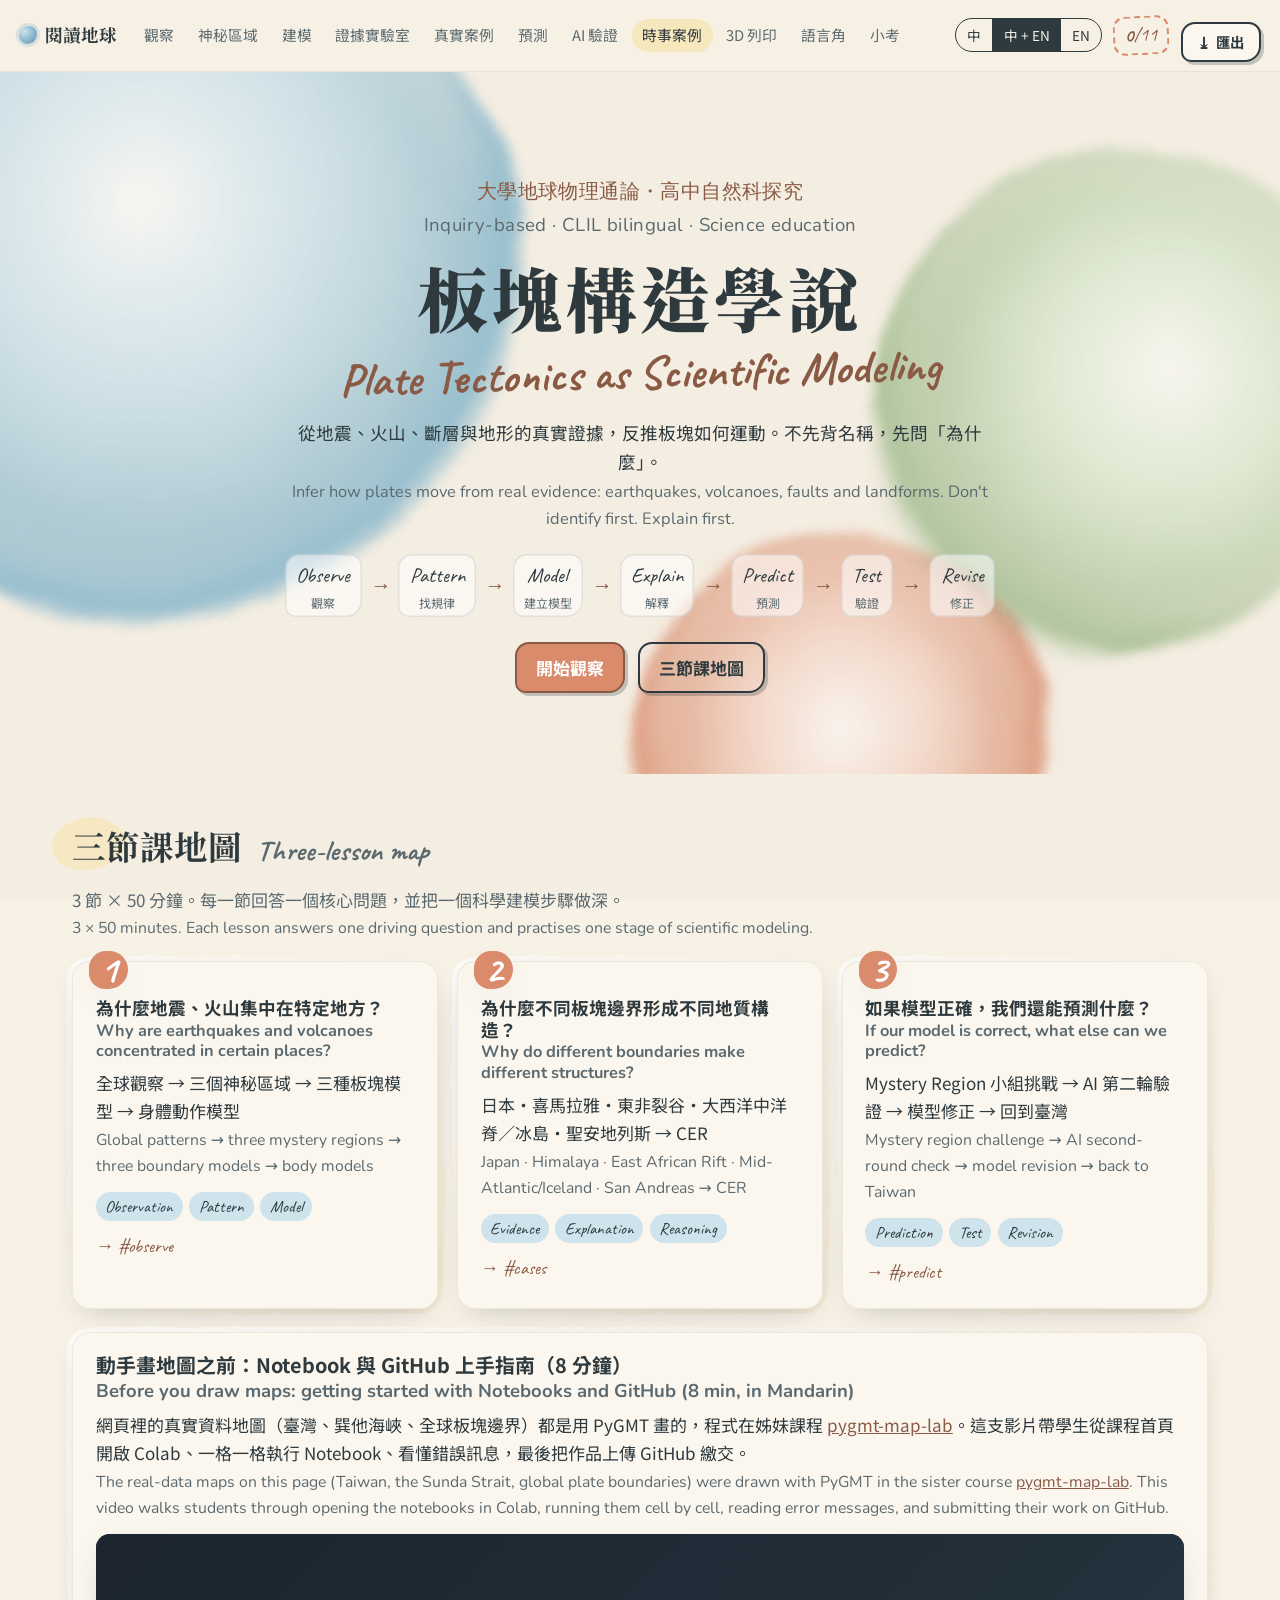
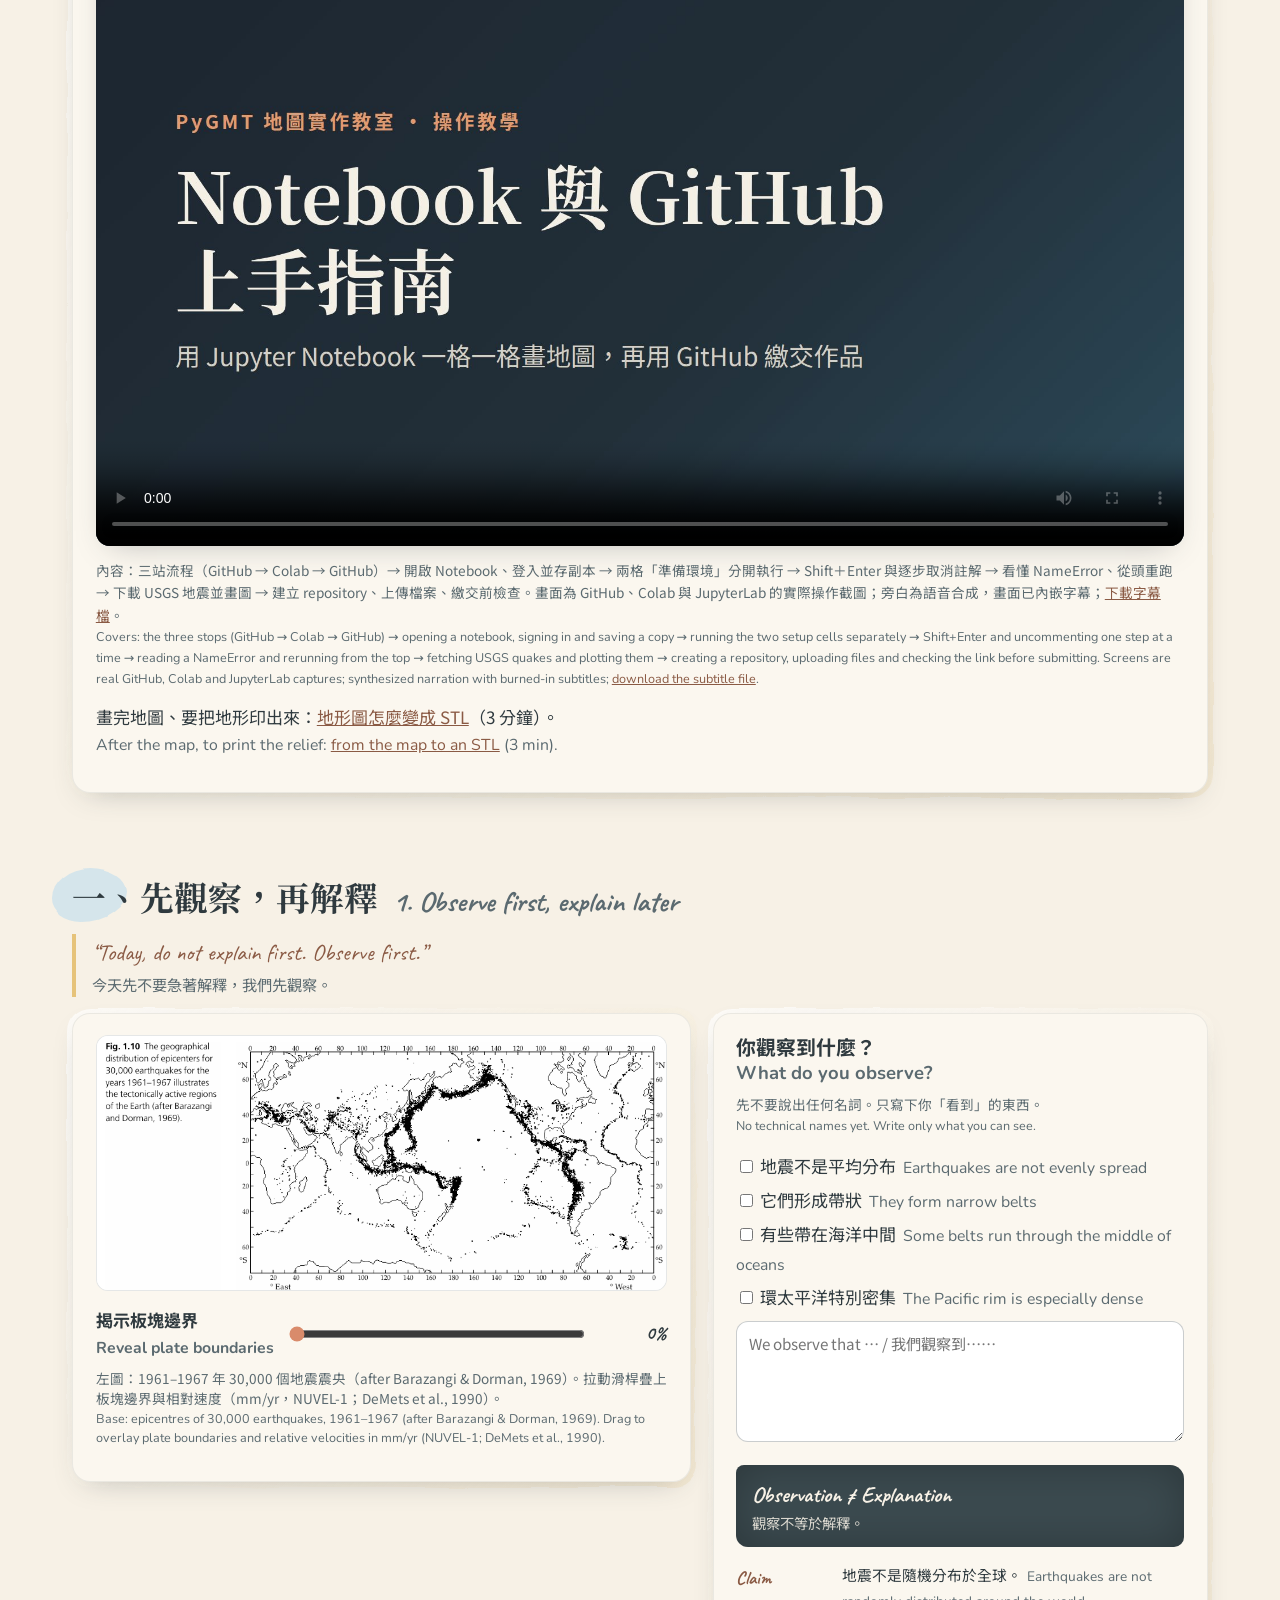
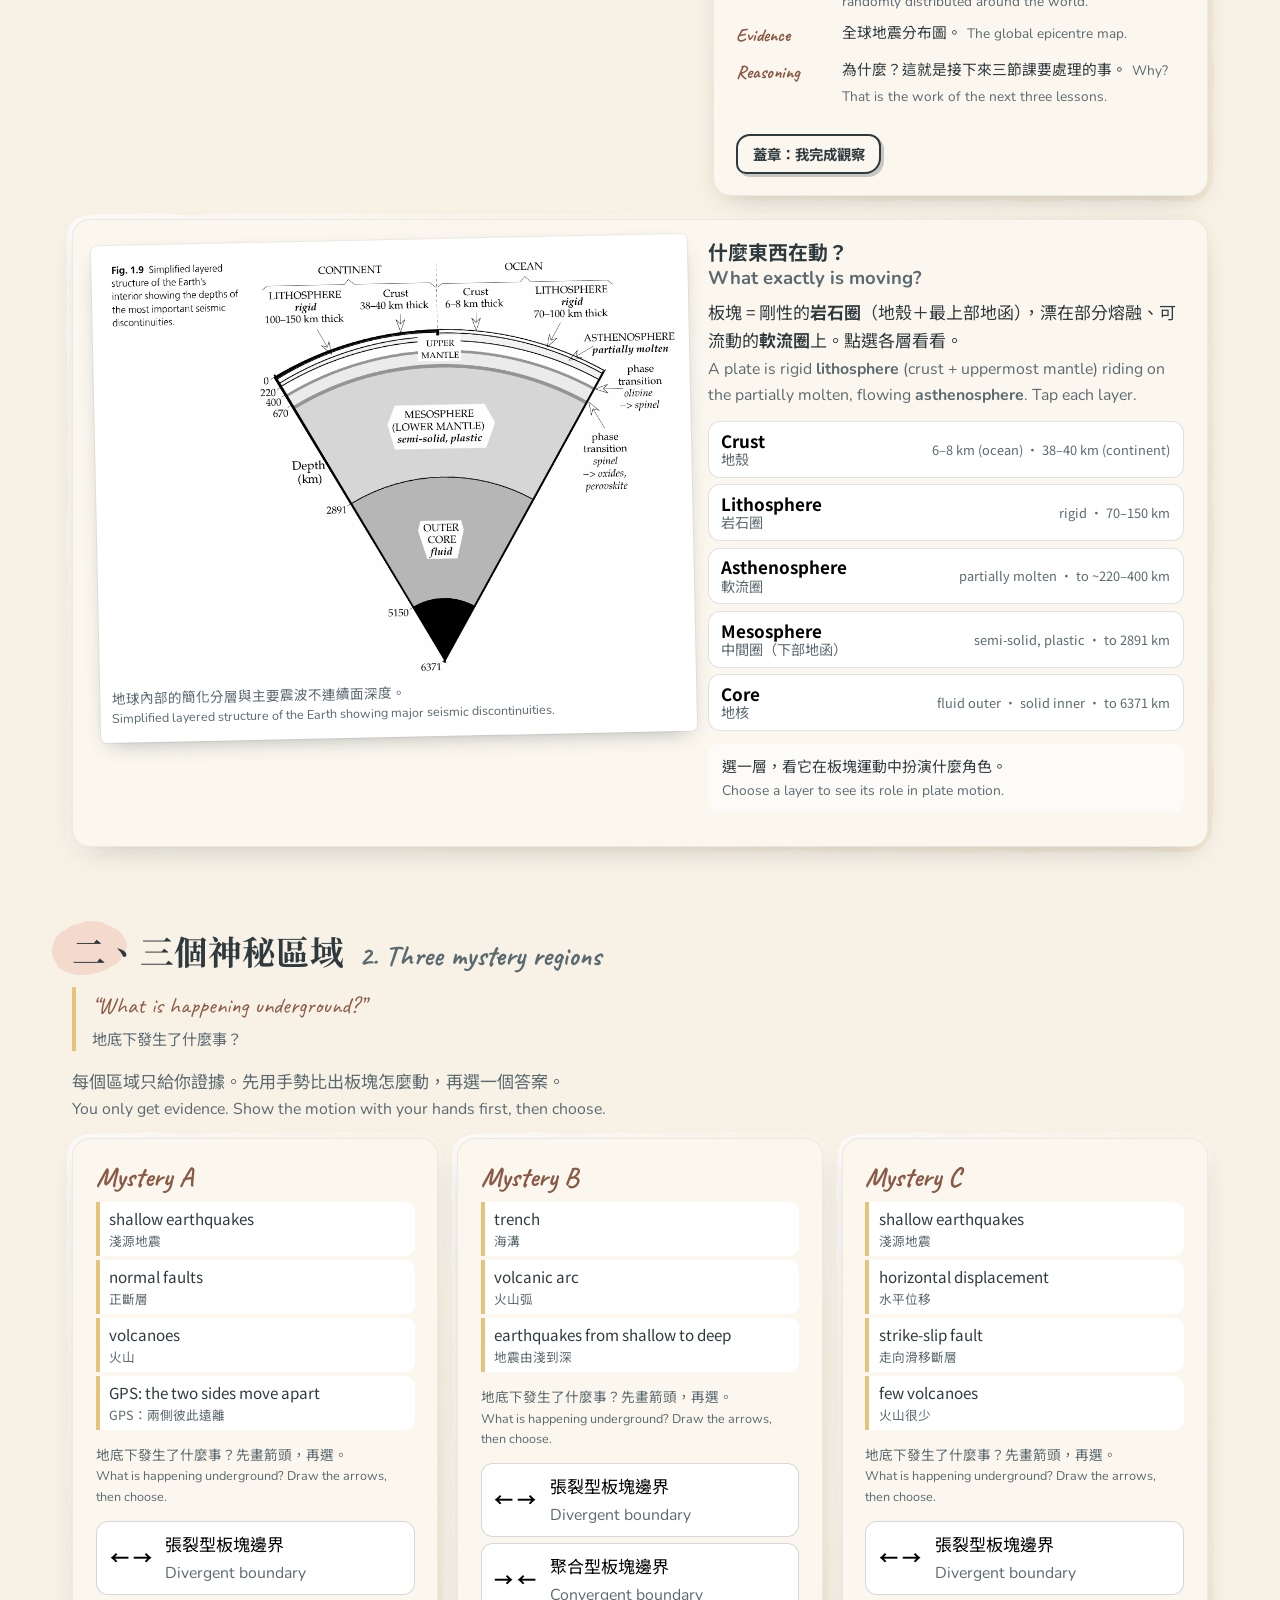
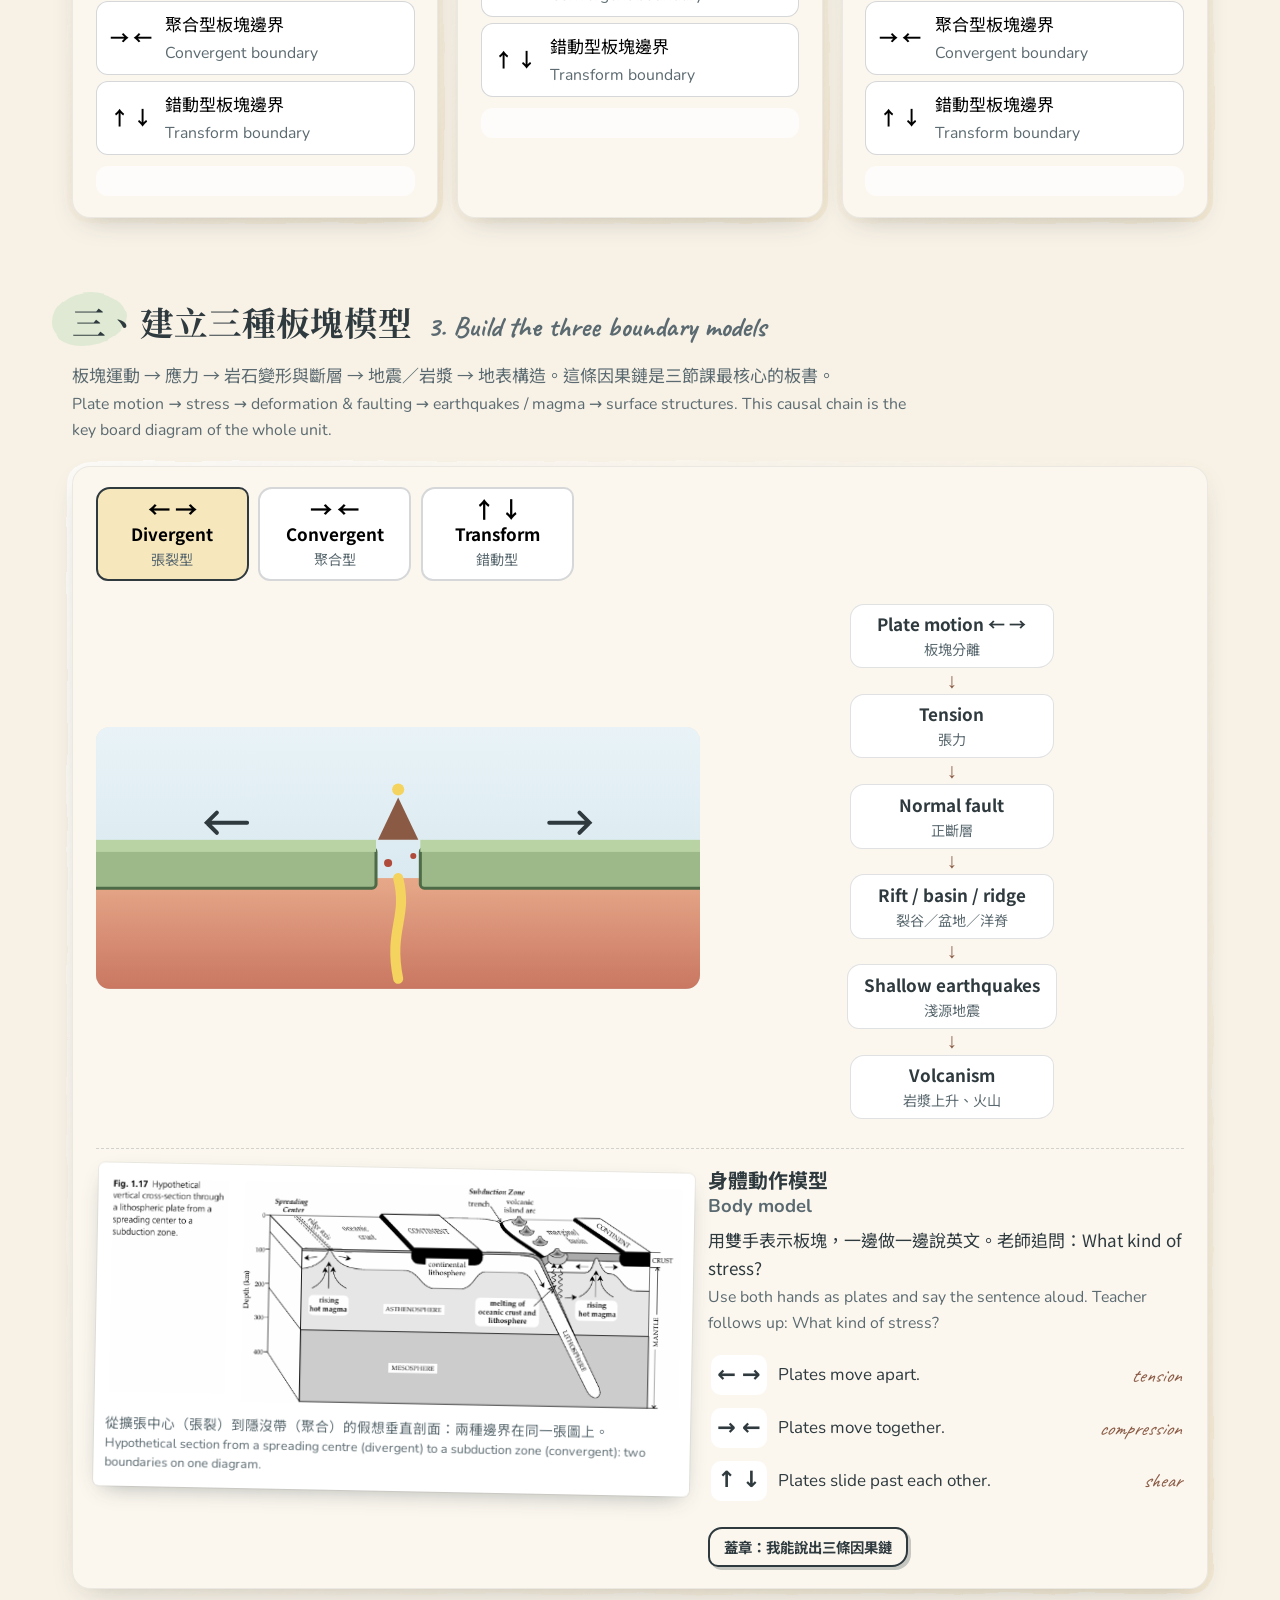
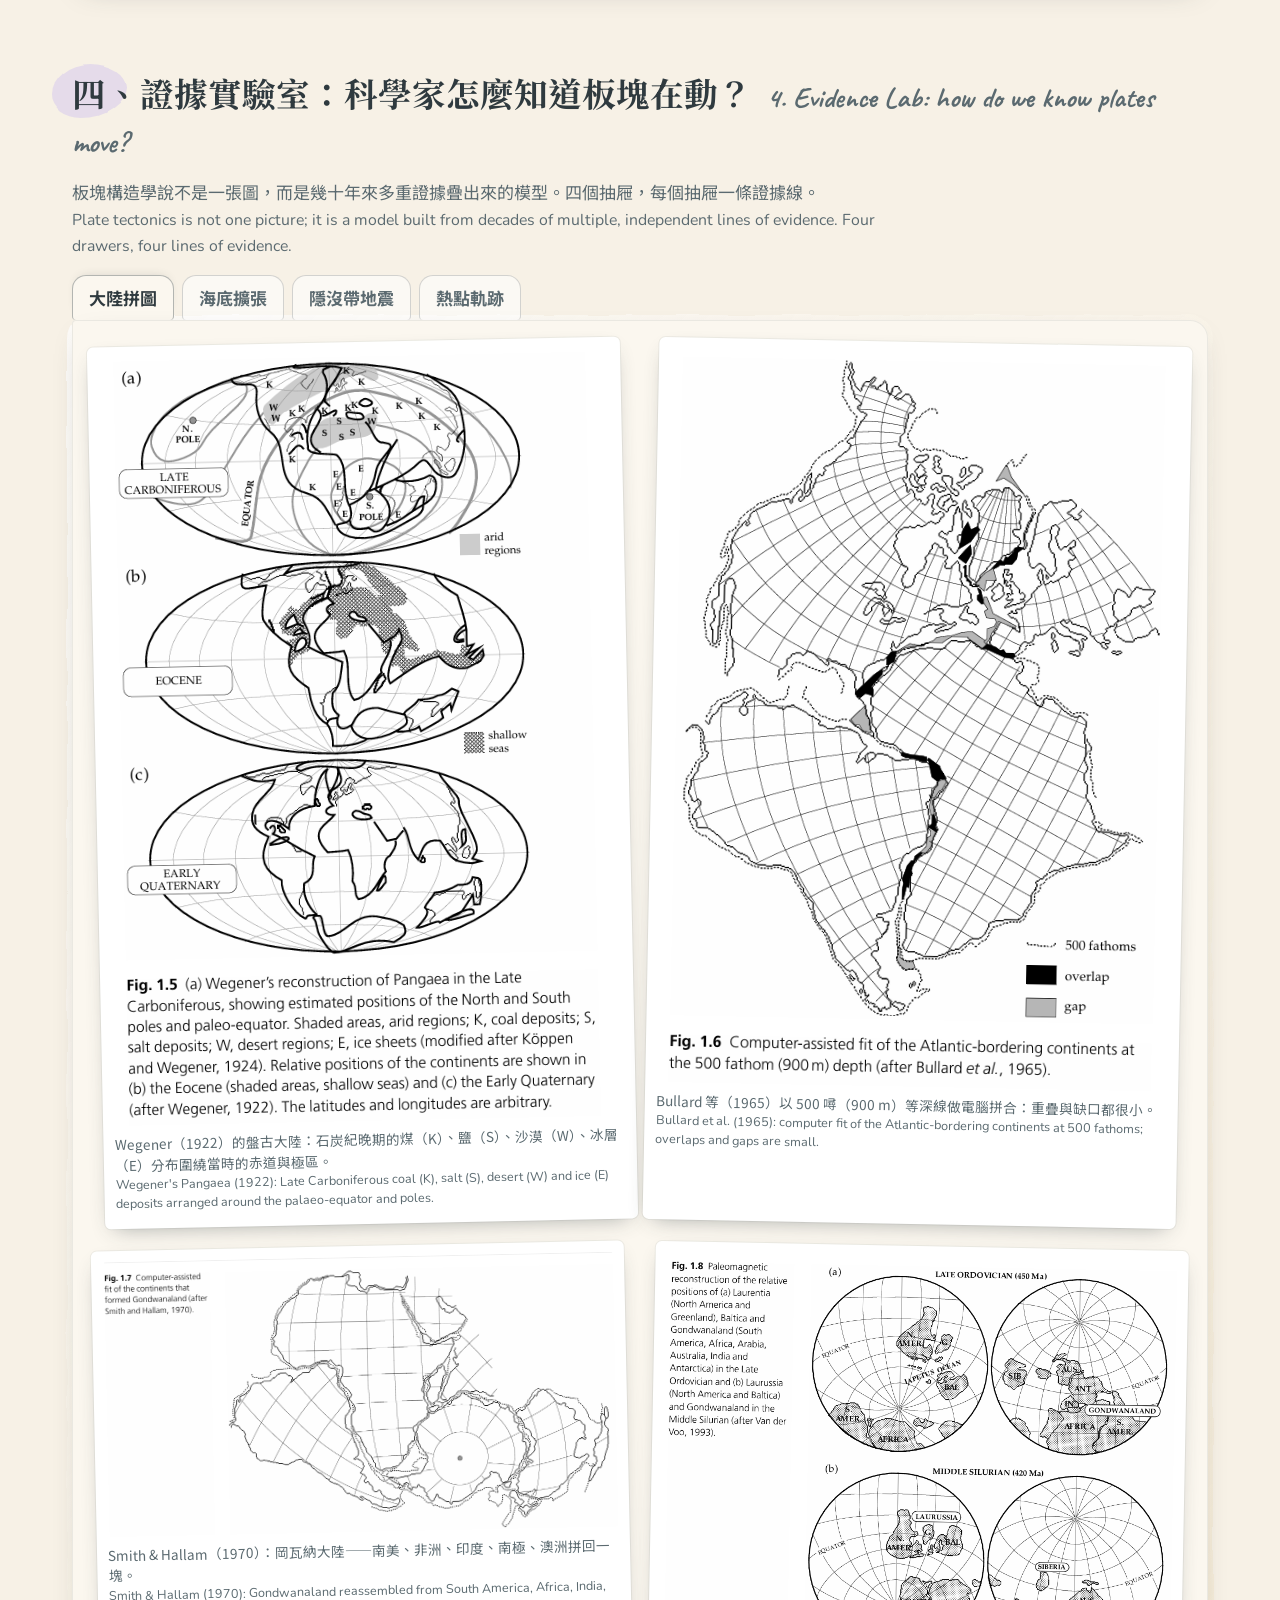
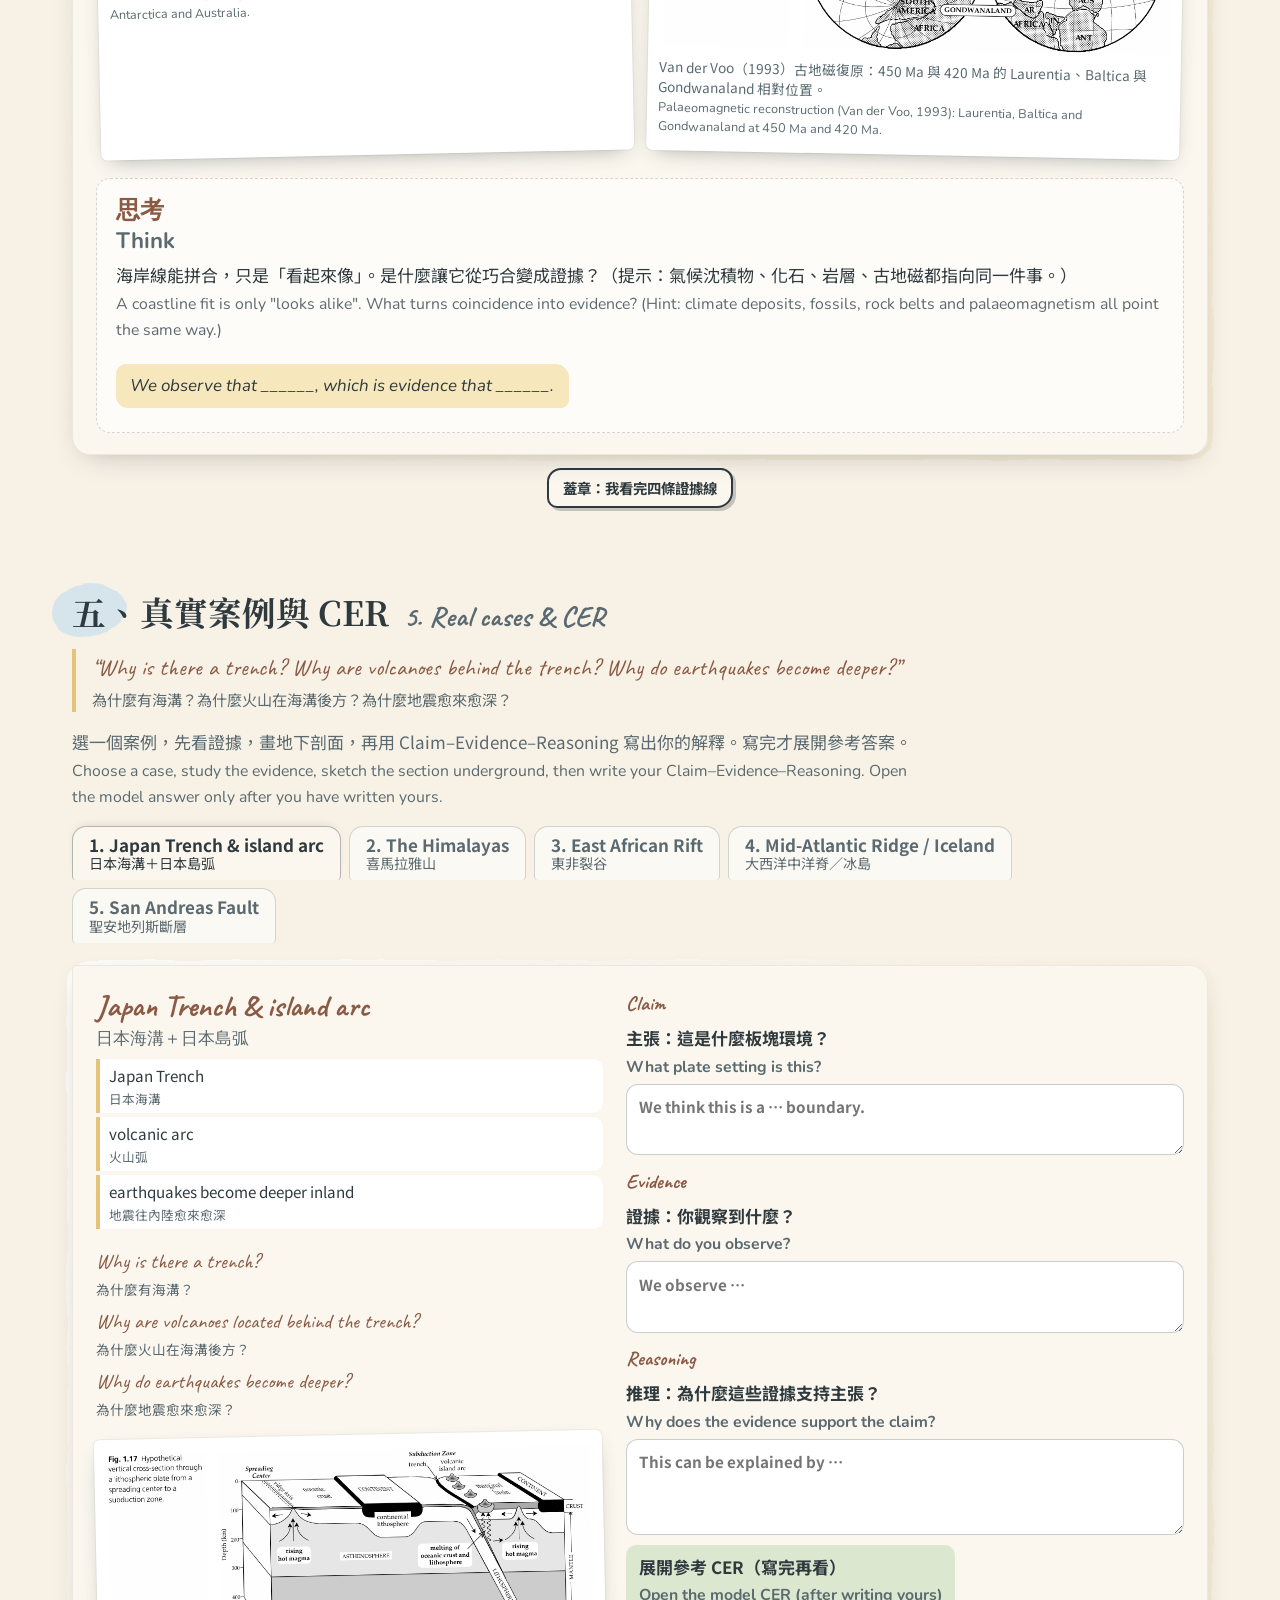
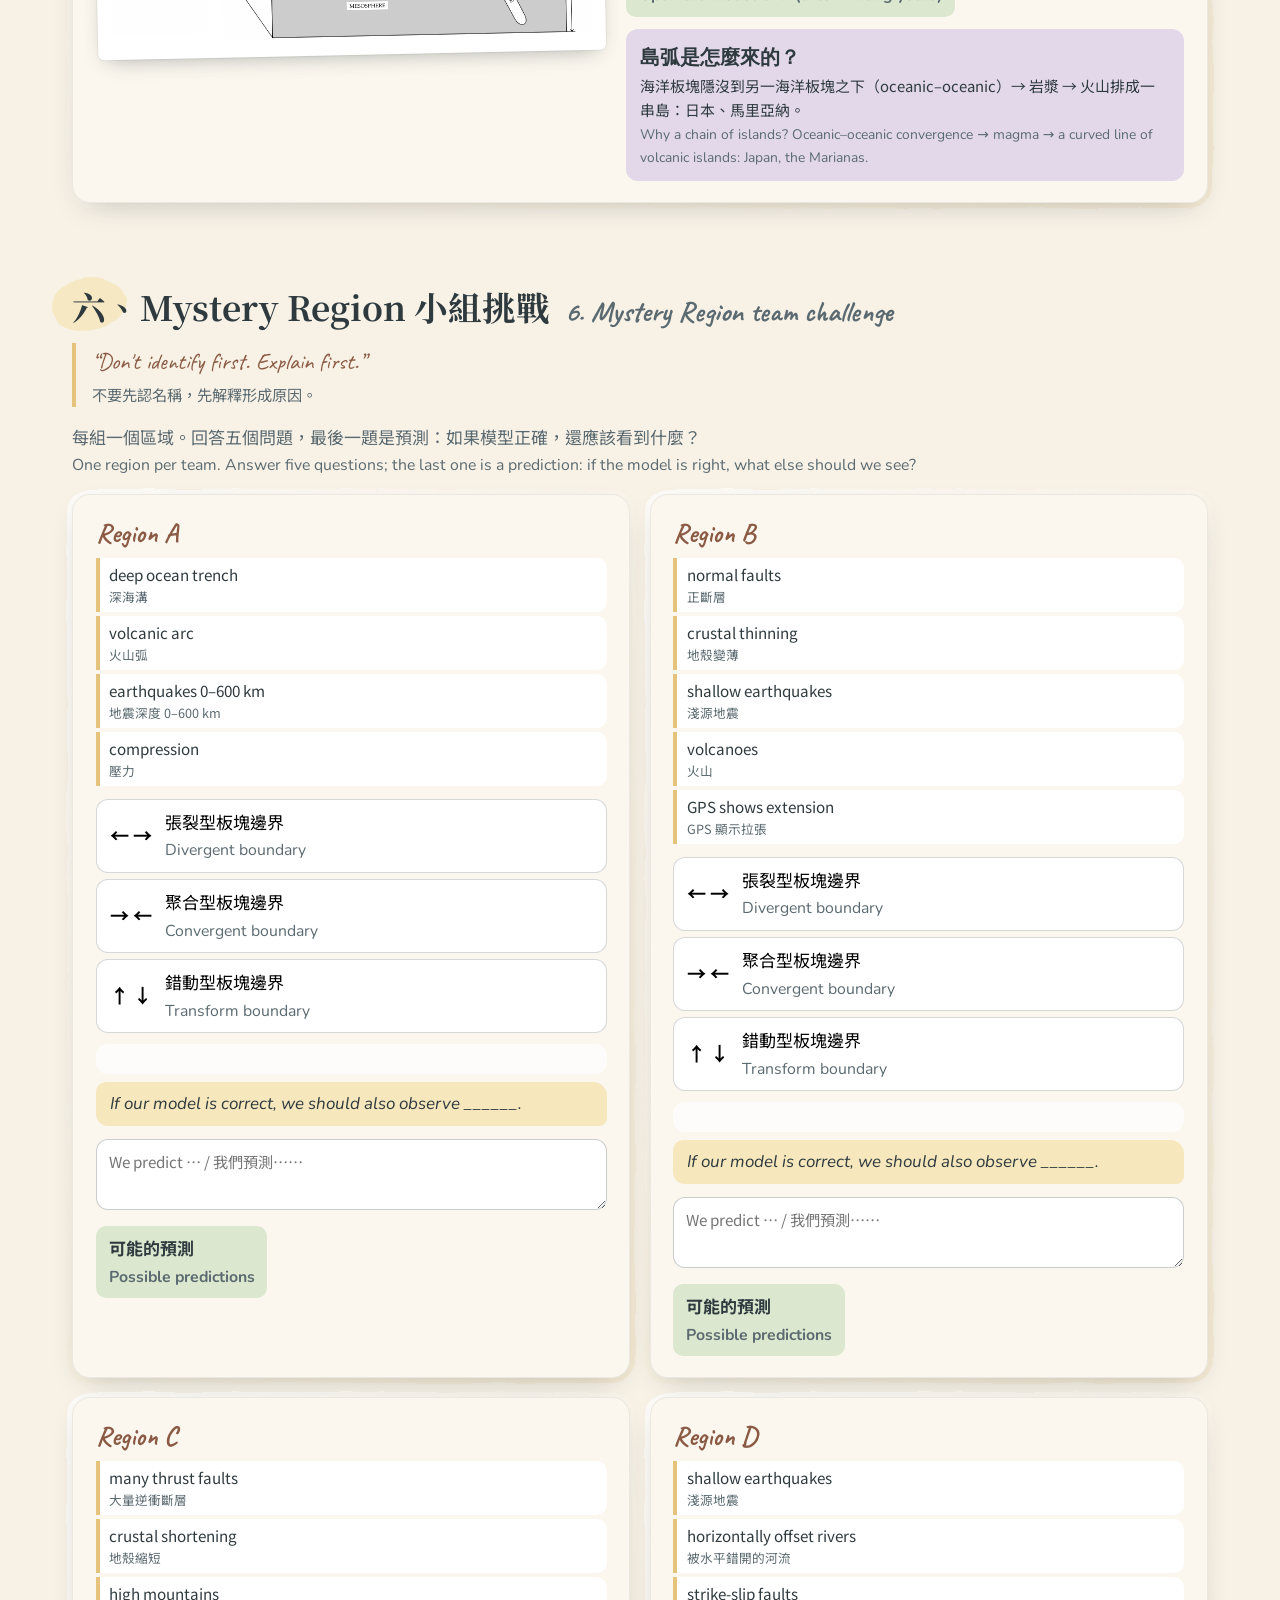
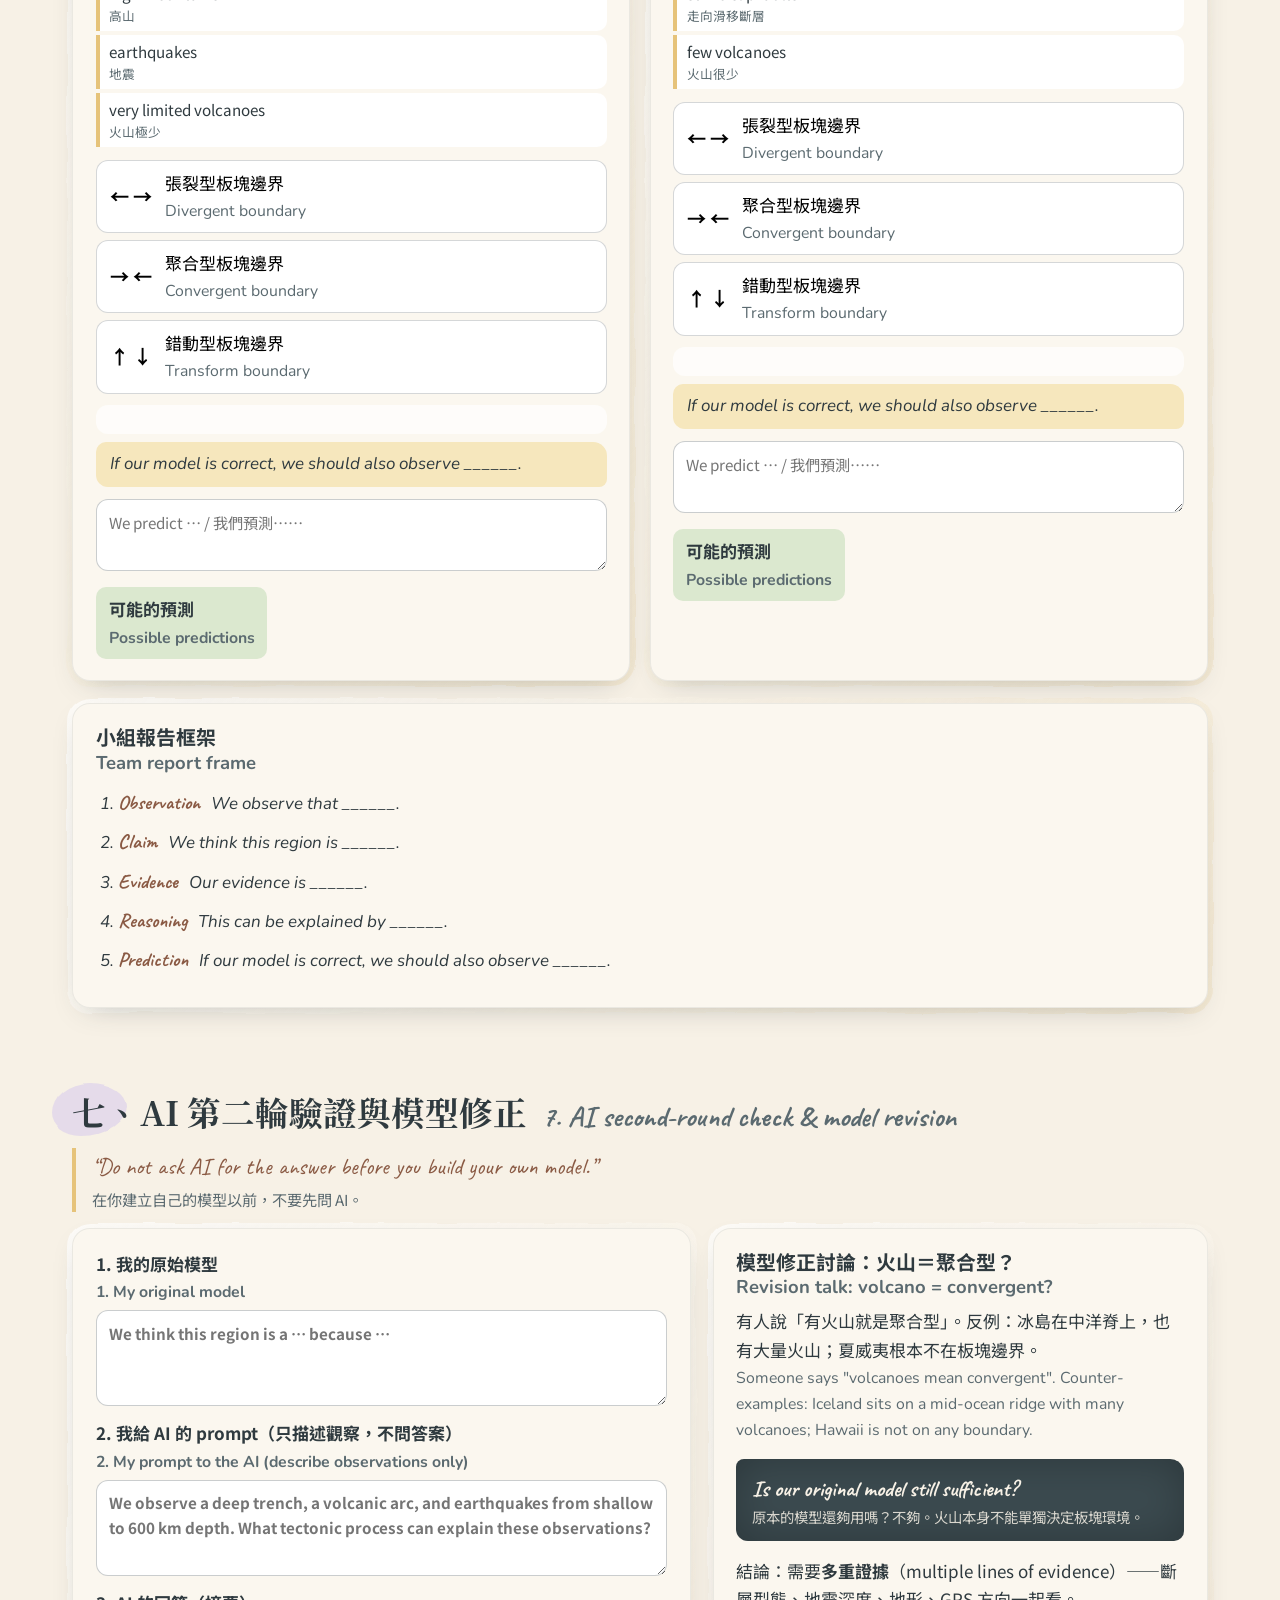
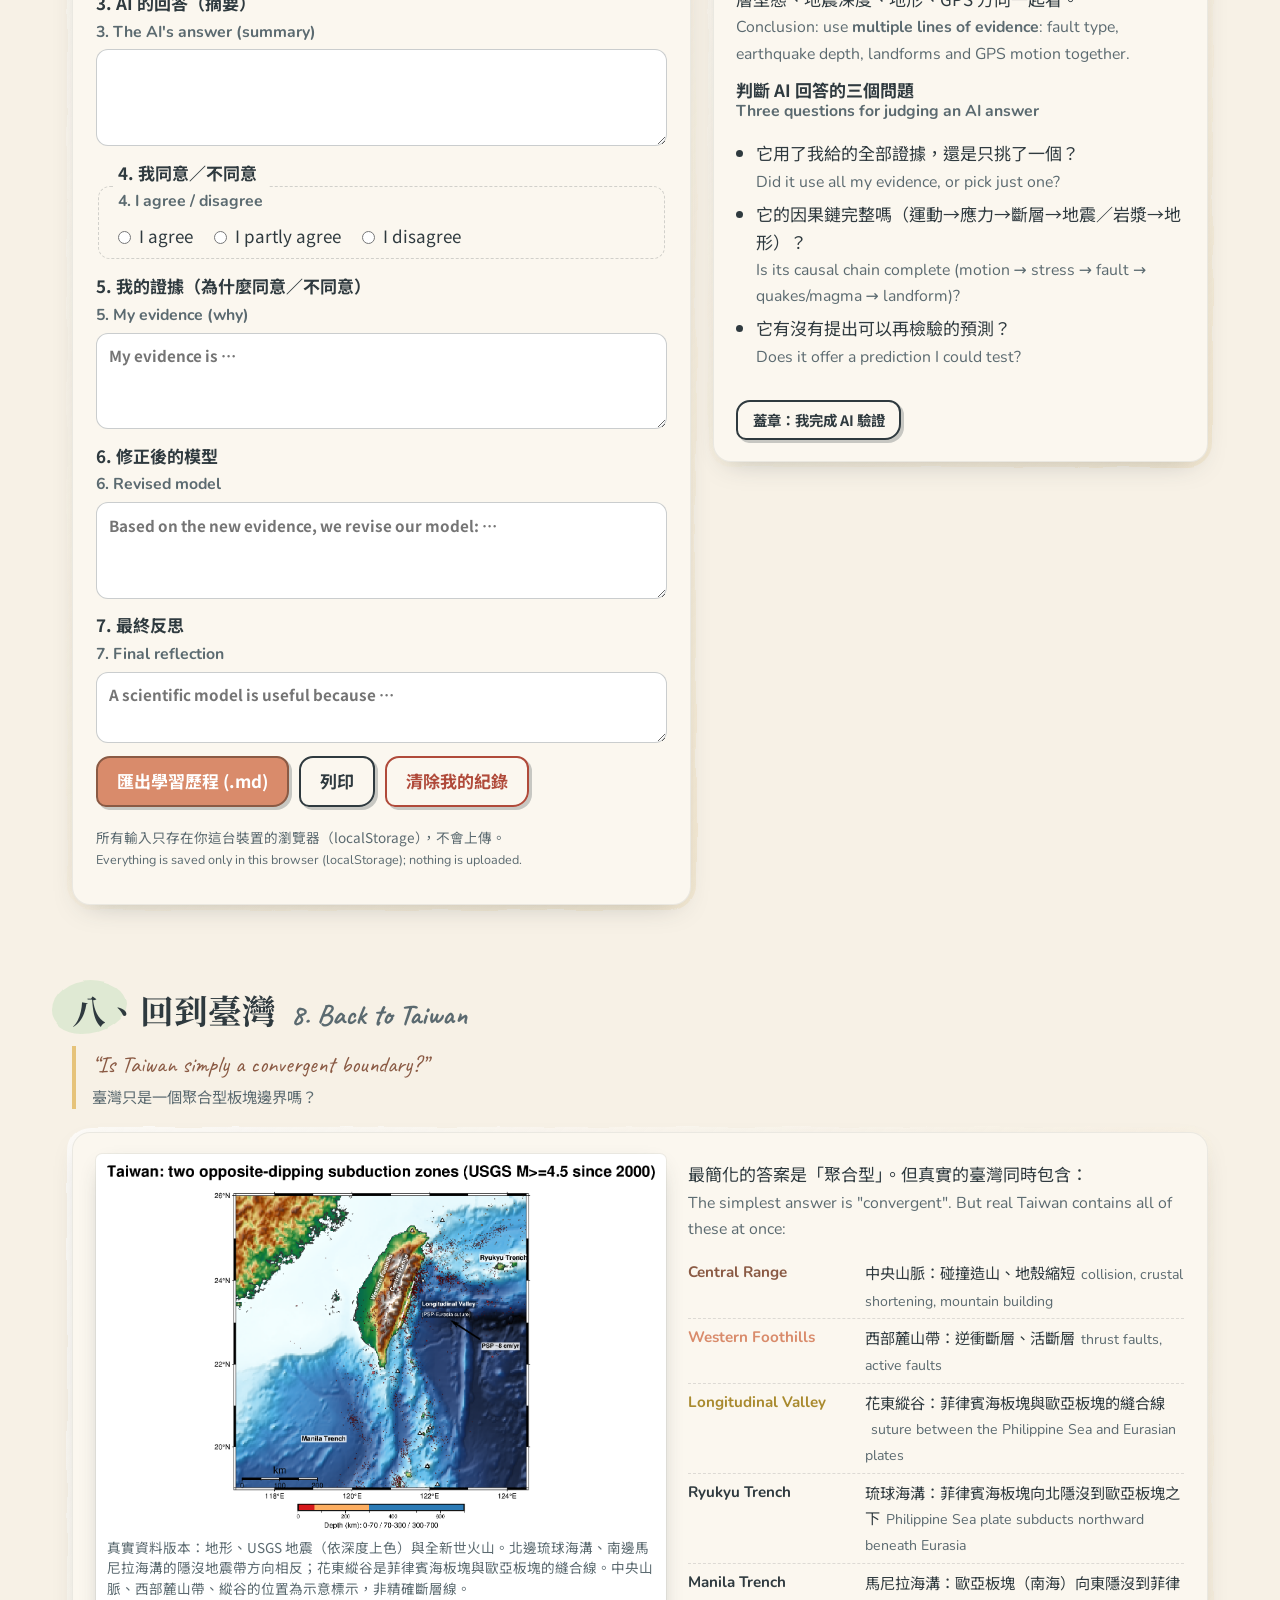
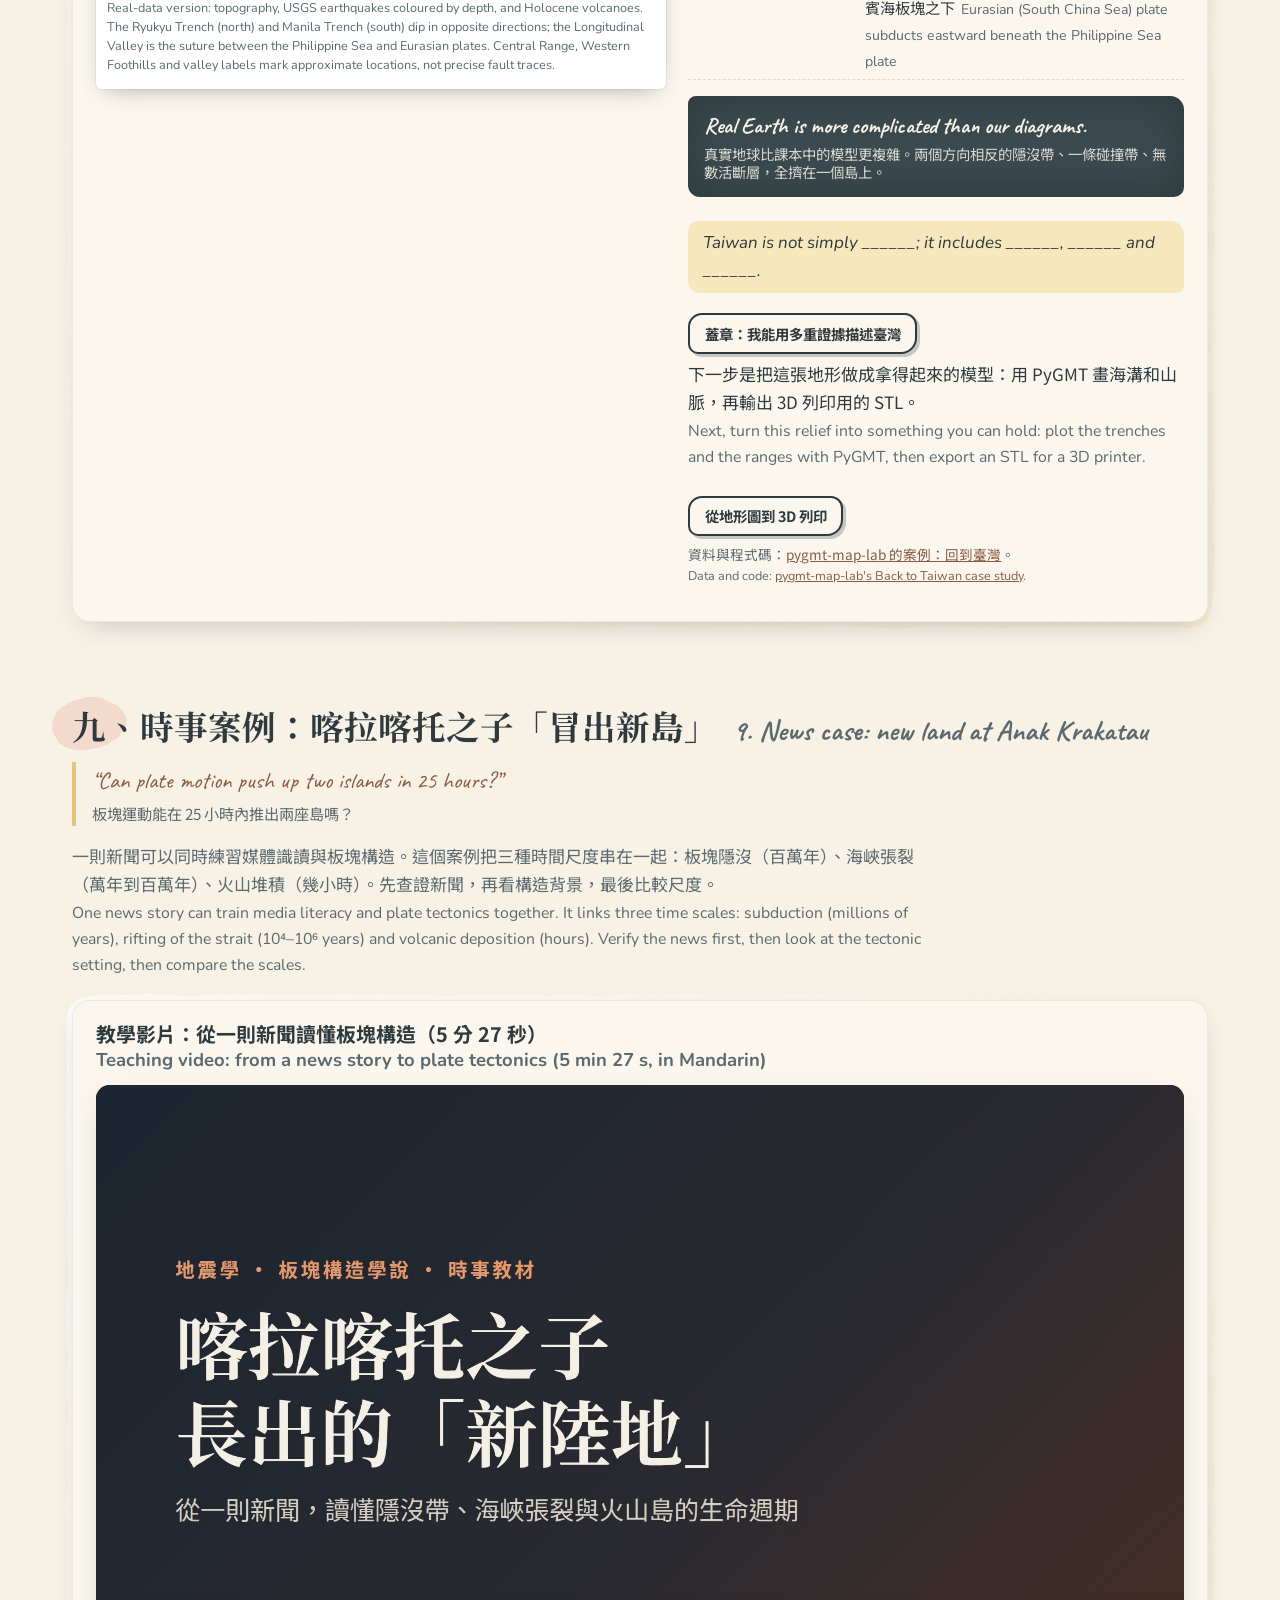
<file: index.html>
<!DOCTYPE html>
<html lang="zh-Hant">
<head>
<meta charset="utf-8">
<meta name="viewport" content="width=device-width, initial-scale=1">
<title>閱讀地球 Reading the Earth｜板塊構造探究 Plate Tectonics Inquiry</title>
<meta name="description" content="水彩風、探究式、CLIL 雙語的板塊構造學說互動教材：從地震、火山、斷層與地形證據推論板塊運動。">
<link rel="preconnect" href="https://fonts.googleapis.com">
<link rel="preconnect" href="https://fonts.gstatic.com" crossorigin>
<link href="https://fonts.googleapis.com/css2?family=Caveat:wght@500;700&family=Nunito:ital,wght@0,400;0,600;0,800;1,400&family=Noto+Sans+TC:wght@400;500;700&family=Noto+Serif+TC:wght@600;900&display=swap" rel="stylesheet">
<link rel="stylesheet" href="assets/style.css?v=4">
</head>
<body class="mode-both">

<svg width="0" height="0" style="position:absolute" aria-hidden="true">
  <defs>
    <filter id="wobble" x="-10%" y="-10%" width="120%" height="120%">
      <feTurbulence type="fractalNoise" baseFrequency="0.012" numOctaves="3" seed="7" result="noise"/>
      <feDisplacementMap in="SourceGraphic" in2="noise" scale="14" xChannelSelector="R" yChannelSelector="G"/>
    </filter>
    <filter id="wobble-soft" x="-10%" y="-10%" width="120%" height="120%">
      <feTurbulence type="fractalNoise" baseFrequency="0.02" numOctaves="2" seed="3" result="noise"/>
      <feDisplacementMap in="SourceGraphic" in2="noise" scale="6" xChannelSelector="R" yChannelSelector="G"/>
    </filter>
    <filter id="paper-edge">
      <feTurbulence type="fractalNoise" baseFrequency="0.04" numOctaves="4" seed="11" result="noise"/>
      <feDisplacementMap in="SourceGraphic" in2="noise" scale="5"/>
    </filter>
  </defs>
</svg>

<header class="topbar">
  <a class="brand" href="#top">
    <span class="brand-dot"></span>
    <span class="bi"><span class="zh">閱讀地球</span><span class="en">Reading the Earth</span></span>
  </a>
  <nav class="topnav" aria-label="sections">
    <a href="#observe"><span class="bi"><span class="zh">觀察</span><span class="en">Observe</span></span></a>
    <a href="#mysteries"><span class="bi"><span class="zh">神秘區域</span><span class="en">Mysteries</span></span></a>
    <a href="#model"><span class="bi"><span class="zh">建模</span><span class="en">Model</span></span></a>
    <a href="#evidence"><span class="bi"><span class="zh">證據實驗室</span><span class="en">Evidence Lab</span></span></a>
    <a href="#cases"><span class="bi"><span class="zh">真實案例</span><span class="en">Cases</span></span></a>
    <a href="#predict"><span class="bi"><span class="zh">預測</span><span class="en">Predict</span></span></a>
    <a href="#ai"><span class="bi"><span class="zh">AI 驗證</span><span class="en">AI Check</span></span></a>
    <a href="#krakatau"><span class="bi"><span class="zh">時事案例</span><span class="en">News case</span></span></a>
    <a href="pygmt-3dprint.html"><span class="bi"><span class="zh">3D 列印</span><span class="en">3D print</span></span></a>
    <a href="#language"><span class="bi"><span class="zh">語言角</span><span class="en">Language</span></span></a>
    <a href="#quiz"><span class="bi"><span class="zh">小考</span><span class="en">Quizzes</span></span></a>
  </nav>
  <div class="tools">
    <div class="lang-toggle" role="group" aria-label="language">
      <button data-mode="zh" title="只顯示中文">中</button>
      <button data-mode="both" class="active" title="雙語 Bilingual">中 + EN</button>
      <button data-mode="en" title="English only">EN</button>
    </div>
    <div class="passport" title="探究護照 Inquiry passport">
      <span class="passport-count" id="passport-count">0</span>/<span id="passport-total">11</span>
    </div>
    <button type="button" class="btn small export-top" data-export title="匯出學習歷程 (.md) · Export portfolio">
      <span aria-hidden="true">⤓</span> <span class="bi"><span class="zh">匯出</span><span class="en">Export</span></span>
    </button>
  </div>
</header>

<main id="top">

<!-- ===================== HERO ===================== -->
<section class="hero">
  <div class="hero-wash wash-ocean"></div>
  <div class="hero-wash wash-moss"></div>
  <div class="hero-wash wash-terracotta"></div>
  <div class="hero-inner">
    <p class="eyebrow bi"><span class="zh">大學地球物理通論・高中自然科探究</span><span class="en">Inquiry-based · CLIL bilingual · Science education</span></p>
    <h1>
      <span class="zh-title">板塊構造學說</span>
      <span class="en-title">Plate Tectonics as Scientific Modeling</span>
    </h1>
    <p class="lead bi">
      <span class="zh">從地震、火山、斷層與地形的真實證據，反推板塊如何運動。不先背名稱，先問「為什麼」。</span>
      <span class="en">Infer how plates move from real evidence: earthquakes, volcanoes, faults and landforms. Don't identify first. Explain first.</span>
    </p>
    <div class="flow">
      <span>Observe<small>觀察</small></span><i>→</i>
      <span>Pattern<small>找規律</small></span><i>→</i>
      <span>Model<small>建立模型</small></span><i>→</i>
      <span>Explain<small>解釋</small></span><i>→</i>
      <span>Predict<small>預測</small></span><i>→</i>
      <span>Test<small>驗證</small></span><i>→</i>
      <span>Revise<small>修正</small></span>
    </div>
    <div class="hero-actions">
      <a class="btn primary" href="#observe"><span class="bi"><span class="zh">開始觀察</span><span class="en">Start observing</span></span></a>
      <a class="btn ghost" href="#lessons"><span class="bi"><span class="zh">三節課地圖</span><span class="en">Lesson map</span></span></a>
    </div>
  </div>
</section>

<!-- ===================== LESSON MAP ===================== -->
<section id="lessons" class="section">
  <h2 class="sec-title"><span class="blob blob-ochre"></span><span class="bi"><span class="zh">三節課地圖</span><span class="en">Three-lesson map</span></span></h2>
  <p class="bi sub">
    <span class="zh">3 節 × 50 分鐘。每一節回答一個核心問題，並把一個科學建模步驟做深。</span>
    <span class="en">3 × 50 minutes. Each lesson answers one driving question and practises one stage of scientific modeling.</span>
  </p>
  <div class="lesson-grid">
    <article class="card lesson">
      <span class="lesson-num">1</span>
      <h3 class="bi"><span class="zh">為什麼地震、火山集中在特定地方？</span><span class="en">Why are earthquakes and volcanoes concentrated in certain places?</span></h3>
      <p class="bi"><span class="zh">全球觀察 → 三個神秘區域 → 三種板塊模型 → 身體動作模型</span><span class="en">Global patterns → three mystery regions → three boundary models → body models</span></p>
      <div class="tags"><span>Observation</span><span>Pattern</span><span>Model</span></div>
      <a class="jump" href="#observe">→ #observe</a>
    </article>
    <article class="card lesson">
      <span class="lesson-num">2</span>
      <h3 class="bi"><span class="zh">為什麼不同板塊邊界形成不同地質構造？</span><span class="en">Why do different boundaries make different structures?</span></h3>
      <p class="bi"><span class="zh">日本・喜馬拉雅・東非裂谷・大西洋中洋脊／冰島・聖安地列斯 → CER</span><span class="en">Japan · Himalaya · East African Rift · Mid-Atlantic/Iceland · San Andreas → CER</span></p>
      <div class="tags"><span>Evidence</span><span>Explanation</span><span>Reasoning</span></div>
      <a class="jump" href="#cases">→ #cases</a>
    </article>
    <article class="card lesson">
      <span class="lesson-num">3</span>
      <h3 class="bi"><span class="zh">如果模型正確，我們還能預測什麼？</span><span class="en">If our model is correct, what else can we predict?</span></h3>
      <p class="bi"><span class="zh">Mystery Region 小組挑戰 → AI 第二輪驗證 → 模型修正 → 回到臺灣</span><span class="en">Mystery region challenge → AI second-round check → model revision → back to Taiwan</span></p>
      <div class="tags"><span>Prediction</span><span>Test</span><span>Revision</span></div>
      <a class="jump" href="#predict">→ #predict</a>
    </article>
  </div>

  <!-- tool tutorial: Notebook + GitHub -->
  <div class="card wide video-card">
    <h3 class="bi"><span class="zh">動手畫地圖之前：Notebook 與 GitHub 上手指南（8 分鐘）</span><span class="en">Before you draw maps: getting started with Notebooks and GitHub (8 min, in Mandarin)</span></h3>
    <p class="bi"><span class="zh">網頁裡的真實資料地圖（臺灣、巽他海峽、全球板塊邊界）都是用 PyGMT 畫的，程式在姊妹課程 <a href="https://github.com/oceanicdayi/pygmt-map-lab" target="_blank" rel="noopener">pygmt-map-lab</a>。這支影片帶學生從課程首頁開啟 Colab、一格一格執行 Notebook、看懂錯誤訊息，最後把作品上傳 GitHub 繳交。</span><span class="en">The real-data maps on this page (Taiwan, the Sunda Strait, global plate boundaries) were drawn with PyGMT in the sister course <a href="https://github.com/oceanicdayi/pygmt-map-lab" target="_blank" rel="noopener">pygmt-map-lab</a>. This video walks students through opening the notebooks in Colab, running them cell by cell, reading error messages, and submitting their work on GitHub.</span></p>
    <video controls preload="metadata" playsinline poster="artifacts/22-notebook_github_tutorial_poster.jpg">
      <source src="artifacts/22-notebook_github_tutorial.mp4" type="video/mp4">
      <track kind="captions" srclang="zh-Hant" label="中文字幕" src="artifacts/22-notebook_github_tutorial.vtt">
    </video>
    <p class="bi hint"><span class="zh">內容：三站流程（GitHub → Colab → GitHub）→ 開啟 Notebook、登入並存副本 → 兩格「準備環境」分開執行 → Shift＋Enter 與逐步取消註解 → 看懂 NameError、從頭重跑 → 下載 USGS 地震並畫圖 → 建立 repository、上傳檔案、繳交前檢查。畫面為 GitHub、Colab 與 JupyterLab 的實際操作截圖；旁白為語音合成，畫面已內嵌字幕；<a href="artifacts/22-notebook_github_tutorial.vtt" download>下載字幕檔</a>。</span><span class="en">Covers: the three stops (GitHub → Colab → GitHub) → opening a notebook, signing in and saving a copy → running the two setup cells separately → Shift+Enter and uncommenting one step at a time → reading a NameError and rerunning from the top → fetching USGS quakes and plotting them → creating a repository, uploading files and checking the link before submitting. Screens are real GitHub, Colab and JupyterLab captures; synthesized narration with burned-in subtitles; <a href="artifacts/22-notebook_github_tutorial.vtt" download>download the subtitle file</a>.</span></p>
    <p class="bi"><span class="zh">畫完地圖、要把地形印出來：<a href="pygmt-3dprint.html#video">地形圖怎麼變成 STL</a>（3 分鐘）。</span><span class="en">After the map, to print the relief: <a href="pygmt-3dprint.html#video">from the map to an STL</a> (3 min).</span></p>
  </div>
</section>

<!-- ===================== 1. OBSERVE ===================== -->
<section id="observe" class="section" data-passport="observe">
  <h2 class="sec-title"><span class="blob blob-ocean"></span><span class="bi"><span class="zh">一、先觀察，再解釋</span><span class="en">1. Observe first, explain later</span></span></h2>
  <p class="teacher-line">“Today, do not explain first. Observe first.”<span class="zh">今天先不要急著解釋，我們先觀察。</span></p>

  <div class="two-col">
    <div class="card reveal-card">
      <div class="reveal-stage">
        <img class="reveal-base" src="artifacts/01-seismicity.png" alt="全球 1961–1967 年三萬個地震震央分布圖 Global epicentre map 1961–1967">
        <img class="reveal-top" id="reveal-top" src="artifacts/02-plate-boundary.png" alt="主要與次要岩石圈板塊及相對速度 Lithospheric plates and relative velocities" style="opacity:0">
      </div>
      <label class="slider-row">
        <span class="bi"><span class="zh">揭示板塊邊界</span><span class="en">Reveal plate boundaries</span></span>
        <input type="range" id="reveal-range" min="0" max="100" value="0">
        <output id="reveal-out">0%</output>
      </label>
      <p class="caption bi">
        <span class="zh">左圖：1961–1967 年 30,000 個地震震央（after Barazangi &amp; Dorman, 1969）。拉動滑桿疊上板塊邊界與相對速度（mm/yr，NUVEL-1；DeMets et al., 1990）。</span>
        <span class="en">Base: epicentres of 30,000 earthquakes, 1961–1967 (after Barazangi &amp; Dorman, 1969). Drag to overlay plate boundaries and relative velocities in mm/yr (NUVEL-1; DeMets et al., 1990).</span>
      </p>
    </div>

    <div class="card notes-card">
      <h3 class="bi"><span class="zh">你觀察到什麼？</span><span class="en">What do you observe?</span></h3>
      <p class="hint bi"><span class="zh">先不要說出任何名詞。只寫下你「看到」的東西。</span><span class="en">No technical names yet. Write only what you can see.</span></p>
      <ul class="check-list" id="observe-checks">
        <li><label><input type="checkbox"> <span class="bi"><span class="zh">地震不是平均分布</span><span class="en">Earthquakes are not evenly spread</span></span></label></li>
        <li><label><input type="checkbox"> <span class="bi"><span class="zh">它們形成帶狀</span><span class="en">They form narrow belts</span></span></label></li>
        <li><label><input type="checkbox"> <span class="bi"><span class="zh">有些帶在海洋中間</span><span class="en">Some belts run through the middle of oceans</span></span></label></li>
        <li><label><input type="checkbox"> <span class="bi"><span class="zh">環太平洋特別密集</span><span class="en">The Pacific rim is especially dense</span></span></label></li>
      </ul>
      <textarea id="observe-notes" rows="4" placeholder="We observe that … / 我們觀察到……"></textarea>
      <div class="board">
        <strong>Observation ≠ Explanation</strong>
        <span class="zh">觀察不等於解釋。</span>
      </div>
      <div class="cer-mini">
        <div><b>Claim</b><span class="bi"><span class="zh">地震不是隨機分布於全球。</span><span class="en">Earthquakes are not randomly distributed around the world.</span></span></div>
        <div><b>Evidence</b><span class="bi"><span class="zh">全球地震分布圖。</span><span class="en">The global epicentre map.</span></span></div>
        <div><b>Reasoning</b><span class="bi"><span class="zh">為什麼？這就是接下來三節課要處理的事。</span><span class="en">Why? That is the work of the next three lessons.</span></span></div>
      </div>
      <button class="btn small stamp-btn" data-stamp="observe"><span class="bi"><span class="zh">蓋章：我完成觀察</span><span class="en">Stamp: observation done</span></span></button>
    </div>
  </div>

  <div class="card wide earth-card">
    <div class="two-col tight">
      <figure class="polaroid tilt-l">
        <img src="artifacts/15-earth-structure.png" alt="地球內部分層構造 Layered structure of the Earth">
        <figcaption class="bi"><span class="zh">地球內部的簡化分層與主要震波不連續面深度。</span><span class="en">Simplified layered structure of the Earth showing major seismic discontinuities.</span></figcaption>
      </figure>
      <div>
        <h3 class="bi"><span class="zh">什麼東西在動？</span><span class="en">What exactly is moving?</span></h3>
        <p class="bi"><span class="zh">板塊 = 剛性的<b>岩石圈</b>（地殼＋最上部地函），漂在部分熔融、可流動的<b>軟流圈</b>上。點選各層看看。</span><span class="en">A plate is rigid <b>lithosphere</b> (crust + uppermost mantle) riding on the partially molten, flowing <b>asthenosphere</b>. Tap each layer.</span></p>
        <div class="layers" id="layers">
          <button class="layer" data-key="crust"><span>Crust<small>地殼</small></span><em>6–8 km (ocean) · 38–40 km (continent)</em></button>
          <button class="layer" data-key="litho"><span>Lithosphere<small>岩石圈</small></span><em>rigid · 70–150 km</em></button>
          <button class="layer" data-key="asth"><span>Asthenosphere<small>軟流圈</small></span><em>partially molten · to ~220–400 km</em></button>
          <button class="layer" data-key="meso"><span>Mesosphere<small>中間圈（下部地函）</small></span><em>semi-solid, plastic · to 2891 km</em></button>
          <button class="layer" data-key="core"><span>Core<small>地核</small></span><em>fluid outer · solid inner · to 6371 km</em></button>
        </div>
        <p class="layer-info bi" id="layer-info"><span class="zh">選一層，看它在板塊運動中扮演什麼角色。</span><span class="en">Choose a layer to see its role in plate motion.</span></p>
      </div>
    </div>
  </div>
</section>

<!-- ===================== 2. MYSTERIES ===================== -->
<section id="mysteries" class="section" data-passport="mysteries">
  <h2 class="sec-title"><span class="blob blob-terracotta"></span><span class="bi"><span class="zh">二、三個神秘區域</span><span class="en">2. Three mystery regions</span></span></h2>
  <p class="teacher-line">“What is happening underground?”<span class="zh">地底下發生了什麼事？</span></p>
  <p class="bi sub"><span class="zh">每個區域只給你證據。先用手勢比出板塊怎麼動，再選一個答案。</span><span class="en">You only get evidence. Show the motion with your hands first, then choose.</span></p>
  <div class="mystery-grid" id="mystery-grid"></div>
</section>

<!-- ===================== 3. MODEL BUILDER ===================== -->
<section id="model" class="section" data-passport="model">
  <h2 class="sec-title"><span class="blob blob-moss"></span><span class="bi"><span class="zh">三、建立三種板塊模型</span><span class="en">3. Build the three boundary models</span></span></h2>
  <p class="bi sub"><span class="zh">板塊運動 → 應力 → 岩石變形與斷層 → 地震／岩漿 → 地表構造。這條因果鏈是三節課最核心的板書。</span><span class="en">Plate motion → stress → deformation &amp; faulting → earthquakes / magma → surface structures. This causal chain is the key board diagram of the whole unit.</span></p>

  <div class="card wide model-card">
    <div class="model-tabs" role="tablist">
      <button class="model-tab active" data-model="divergent"><b>← →</b> Divergent<small>張裂型</small></button>
      <button class="model-tab" data-model="convergent"><b>→ ←</b> Convergent<small>聚合型</small></button>
      <button class="model-tab" data-model="transform"><b>↑ ↓</b> Transform<small>錯動型</small></button>
    </div>
    <div class="model-body">
      <div class="plate-anim" id="plate-anim" data-model="divergent">
        <svg viewBox="0 0 600 260" aria-hidden="true">
          <defs>
            <linearGradient id="sky" x1="0" y1="0" x2="0" y2="1"><stop offset="0" stop-color="#e9f3f7"/><stop offset="1" stop-color="#cfe3ec"/></linearGradient>
            <linearGradient id="mantle" x1="0" y1="0" x2="0" y2="1"><stop offset="0" stop-color="#e8a17e"/><stop offset="1" stop-color="#c96b52"/></linearGradient>
          </defs>
          <rect width="600" height="260" fill="url(#sky)"/>
          <rect y="150" width="600" height="110" fill="url(#mantle)" opacity=".9"/>
          <g id="magma" class="magma"><path d="M300 250 C 290 200, 310 190, 300 150" stroke="#f4d35e" stroke-width="10" fill="none" stroke-linecap="round"/></g>
          <g id="plate-left" class="plate"><rect x="0" y="120" width="300" height="40" rx="4" fill="#9db98a" stroke="#4d6b47" stroke-width="3"/><rect x="0" y="112" width="300" height="12" fill="#b9d3a5"/></g>
          <g id="plate-right" class="plate"><rect x="300" y="120" width="300" height="40" rx="4" fill="#9db98a" stroke="#4d6b47" stroke-width="3"/><rect x="300" y="112" width="300" height="12" fill="#b9d3a5"/></g>
          <g id="volcano" class="volcano"><path d="M280 112 L300 70 L320 112 Z" fill="#8a5a44"/><circle cx="300" cy="62" r="6" fill="#f4d35e"/></g>
          <g id="quakes" class="quakes"><circle cx="290" cy="135" r="4"/><circle cx="315" cy="128" r="3"/><circle cx="330" cy="170" r="3"/><circle cx="350" cy="200" r="3"/></g>
          <g id="arrow-l" class="arrow"><path d="M150 95 L110 95 M120 85 L110 95 L120 105" stroke="#2f3a3f" stroke-width="4" fill="none" stroke-linecap="round"/></g>
          <g id="arrow-r" class="arrow"><path d="M450 95 L490 95 M480 85 L490 95 L480 105" stroke="#2f3a3f" stroke-width="4" fill="none" stroke-linecap="round"/></g>
        </svg>
      </div>
      <div class="chain" id="chain"></div>
    </div>
    <div class="model-foot two-col tight">
      <figure class="polaroid tilt-r">
        <img src="artifacts/06-plate_tectonic_model.png" alt="從擴張中心到隱沒帶的岩石圈剖面 Cross-section from spreading centre to subduction zone">
        <figcaption class="bi"><span class="zh">從擴張中心（張裂）到隱沒帶（聚合）的假想垂直剖面：兩種邊界在同一張圖上。</span><span class="en">Hypothetical section from a spreading centre (divergent) to a subduction zone (convergent): two boundaries on one diagram.</span></figcaption>
      </figure>
      <div class="body-model">
        <h3 class="bi"><span class="zh">身體動作模型</span><span class="en">Body model</span></h3>
        <p class="bi"><span class="zh">用雙手表示板塊，一邊做一邊說英文。老師追問：What kind of stress?</span><span class="en">Use both hands as plates and say the sentence aloud. Teacher follows up: What kind of stress?</span></p>
        <ul class="hands">
          <li><b>← →</b> Plates move apart. <em>tension</em></li>
          <li><b>→ ←</b> Plates move together. <em>compression</em></li>
          <li><b>↑ ↓</b> Plates slide past each other. <em>shear</em></li>
        </ul>
        <button class="btn small stamp-btn" data-stamp="model"><span class="bi"><span class="zh">蓋章：我能說出三條因果鏈</span><span class="en">Stamp: I can explain all three chains</span></span></button>
      </div>
    </div>
  </div>
</section>

<!-- ===================== 4. EVIDENCE LAB ===================== -->
<section id="evidence" class="section" data-passport="evidence">
  <h2 class="sec-title"><span class="blob blob-plum"></span><span class="bi"><span class="zh">四、證據實驗室：科學家怎麼知道板塊在動？</span><span class="en">4. Evidence Lab: how do we know plates move?</span></span></h2>
  <p class="bi sub"><span class="zh">板塊構造學說不是一張圖，而是幾十年來多重證據疊出來的模型。四個抽屜，每個抽屜一條證據線。</span><span class="en">Plate tectonics is not one picture; it is a model built from decades of multiple, independent lines of evidence. Four drawers, four lines of evidence.</span></p>

  <div class="drawer-tabs" role="tablist">
    <button class="drawer-tab active" data-drawer="fit"><span class="bi"><span class="zh">大陸拼圖</span><span class="en">Continental fit</span></span></button>
    <button class="drawer-tab" data-drawer="spread"><span class="bi"><span class="zh">海底擴張</span><span class="en">Sea-floor spreading</span></span></button>
    <button class="drawer-tab" data-drawer="subduct"><span class="bi"><span class="zh">隱沒帶地震</span><span class="en">Subduction earthquakes</span></span></button>
    <button class="drawer-tab" data-drawer="hotspot"><span class="bi"><span class="zh">熱點軌跡</span><span class="en">Hotspot tracks</span></span></button>
  </div>

  <!-- drawer: continental fit -->
  <div class="drawer active" id="drawer-fit">
    <div class="card wide">
      <div class="gallery">
        <figure class="polaroid tilt-l">
          <img src="artifacts/11-plate_tectonic_theory_1.png" alt="Wegener 的盤古大陸復原 Wegener's reconstruction of Pangaea">
          <figcaption class="bi"><span class="zh">Wegener（1922）的盤古大陸：石炭紀晚期的煤（K）、鹽（S）、沙漠（W）、冰層（E）分布圍繞當時的赤道與極區。</span><span class="en">Wegener's Pangaea (1922): Late Carboniferous coal (K), salt (S), desert (W) and ice (E) deposits arranged around the palaeo-equator and poles.</span></figcaption>
        </figure>
        <figure class="polaroid tilt-r">
          <img src="artifacts/12-plate_tectonic_theory_2.png" alt="大西洋兩岸大陸在 500 噚等深線的電腦拼合 Computer fit of Atlantic continents at 500 fathoms">
          <figcaption class="bi"><span class="zh">Bullard 等（1965）以 500 噚（900 m）等深線做電腦拼合：重疊與缺口都很小。</span><span class="en">Bullard et al. (1965): computer fit of the Atlantic-bordering continents at 500 fathoms; overlaps and gaps are small.</span></figcaption>
        </figure>
        <figure class="polaroid tilt-l">
          <img src="artifacts/13-plate_tectonic_theory_3.png" alt="岡瓦納大陸拼合 Fit of Gondwanaland">
          <figcaption class="bi"><span class="zh">Smith &amp; Hallam（1970）：岡瓦納大陸——南美、非洲、印度、南極、澳洲拼回一塊。</span><span class="en">Smith &amp; Hallam (1970): Gondwanaland reassembled from South America, Africa, India, Antarctica and Australia.</span></figcaption>
        </figure>
        <figure class="polaroid tilt-r">
          <img src="artifacts/14-plate_tectonic_theory_4.png" alt="古地磁復原 Palaeomagnetic reconstruction, Ordovician and Silurian">
          <figcaption class="bi"><span class="zh">Van der Voo（1993）古地磁復原：450 Ma 與 420 Ma 的 Laurentia、Baltica 與 Gondwanaland 相對位置。</span><span class="en">Palaeomagnetic reconstruction (Van der Voo, 1993): Laurentia, Baltica and Gondwanaland at 450 Ma and 420 Ma.</span></figcaption>
        </figure>
      </div>
      <div class="think">
        <h4 class="bi"><span class="zh">思考</span><span class="en">Think</span></h4>
        <p class="bi"><span class="zh">海岸線能拼合，只是「看起來像」。是什麼讓它從巧合變成證據？（提示：氣候沈積物、化石、岩層、古地磁都指向同一件事。）</span><span class="en">A coastline fit is only "looks alike". What turns coincidence into evidence? (Hint: climate deposits, fossils, rock belts and palaeomagnetism all point the same way.)</span></p>
        <p class="frame">We observe that ______, which is evidence that ______.</p>
      </div>
    </div>
  </div>

  <!-- drawer: sea-floor spreading -->
  <div class="drawer" id="drawer-spread">
    <div class="card wide">
      <div class="gallery three">
        <figure class="polaroid tilt-l">
          <img src="artifacts/03-magnetic_anomaly_age.png" alt="Reykjanes 洋脊對稱磁異常條紋 Symmetric magnetic anomalies, Reykjanes Ridge">
          <figcaption class="bi"><span class="zh">冰島西南 Reykjanes 洋脊：磁異常條紋以洋脊軸為中心左右對稱，愈遠愈老（Heirtzler et al., 1966）。</span><span class="en">Reykjanes Ridge, SW of Iceland: magnetic stripes symmetric about the ridge axis; older with distance (Heirtzler et al., 1966).</span></figcaption>
        </figure>
        <figure class="polaroid tilt-r">
          <img src="artifacts/04-magnetic_anomaly_pn.png" alt="Vine–Matthews–Morley 假說 Observed and modelled anomalies, Pacific–Antarctic ridge">
          <figcaption class="bi"><span class="zh">太平洋—南極洋脊的觀測與模型磁異常曲線；Vine–Matthews–Morley：新生地殼記錄當時地磁極性。</span><span class="en">Observed vs modelled anomalies across the Pacific–Antarctic ridge; Vine–Matthews–Morley: new crust records the field polarity of its time.</span></figcaption>
        </figure>
        <figure class="polaroid tilt-l">
          <img src="artifacts/05-age_mid_ridge.png" alt="不同洋脊的半擴張速率 Half-spreading rates at different ridges">
          <figcaption class="bi"><span class="zh">距洋脊距離 vs. 年齡：斜率就是半擴張速率（Vine, 1966）。</span><span class="en">Distance from ridge vs age: the slope is the half-spreading rate (Vine, 1966).</span></figcaption>
        </figure>
      </div>

      <div class="lab">
        <h4 class="bi"><span class="zh">迷你實驗：算出海底擴張速率</span><span class="en">Mini-lab: compute a spreading rate</span></h4>
        <p class="bi"><span class="zh">距離 = 半擴張速率 × 年齡。選一條洋脊，拉動年齡，預測異常條紋離洋脊多遠，再回到上圖檢查。</span><span class="en">distance = half-rate × age. Pick a ridge, drag the age, predict how far the anomaly lies from the axis, then check on the graph above.</span></p>
        <div class="lab-row">
          <select id="ridge-select">
            <option value="44">East Pacific Rise — 44 mm/yr</option>
            <option value="29">Juan de Fuca Ridge — 29 mm/yr</option>
            <option value="10">Reykjanes Ridge — 10 mm/yr</option>
          </select>
          <label>Age <input type="range" id="age-range" min="0" max="4" step="0.1" value="2"> <output id="age-out">2.0 Ma</output></label>
        </div>
        <div class="lab-result">
          <div class="ridge-viz"><div class="ridge-axis"></div><div class="ridge-dot" id="ridge-dot"></div><div class="ridge-dot mirror" id="ridge-dot-2"></div></div>
          <p class="big" id="spread-result">≈ 88 km <small>from the ridge axis (each side) · 距洋脊軸兩側各</small></p>
          <p class="bi"><span class="zh">注意：兩側各 88 km，海盆一共變寬 176 km。全擴張速率 = 2 × 半擴張速率。</span><span class="en">Note: 88 km on each side means the basin widened by 176 km. Full rate = 2 × half-rate.</span></p>
        </div>
        <p class="frame">Because new crust forms at the ridge and moves away, the age of the sea floor ______ with distance from the axis.</p>
      </div>
    </div>
  </div>

  <!-- drawer: subduction -->
  <div class="drawer" id="drawer-subduct">
    <div class="card wide two-col">
      <figure class="polaroid tilt-r">
        <img src="artifacts/07-subduction_stress.png" alt="隱沒板塊內的應力 Stresses in a subducting slab">
        <figcaption class="bi"><span class="zh">隱沒岩石圈內的應力（Isacks &amp; Molnar, 1969）：實心圓＝拉張、空心圓＝壓縮；圓越大地震越活躍。上部被拉入低強度軟流圈而拉張，下部頂到高強度層則壓縮，有時深部斷裂脫落。</span><span class="en">Stresses in a subducting slab (Isacks &amp; Molnar, 1969): solid = extension, open = compression; circle size = seismicity. The upper slab is pulled into weak asthenosphere (extension); the lower slab meets stronger mantle (compression); sometimes the deep slab breaks off.</span></figcaption>
      </figure>
      <div>
        <h4 class="bi"><span class="zh">地震為什麼會「往下斜著排」？</span><span class="en">Why do earthquakes line up on a dipping plane?</span></h4>
        <p class="bi"><span class="zh">在日本、馬里亞納這類地區，地震從海溝附近的淺源，往陸側逐漸變深到 600–700 km。這條斜面叫 <b>Wadati–Benioff zone</b>——正是隱沒板塊的位置。</span><span class="en">In Japan or the Marianas, earthquakes deepen landward from the trench to 600–700 km. This inclined plane is the <b>Wadati–Benioff zone</b>: the subducting slab itself.</span></p>
        <div class="chain static">
          <span>oceanic plate<small>海洋板塊</small></span><i>↓</i>
          <span>subduction<small>隱沒</small></span><i>↓</i>
          <span>trench<small>海溝</small></span><i>↓</i>
          <span>Wadati–Benioff zone<small>斜向地震帶</small></span><i>↓</i>
          <span>mantle melting<small>地函熔融</small></span><i>↓</i>
          <span>volcanic arc<small>火山弧</small></span>
        </div>
        <details class="fold">
          <summary class="bi"><span class="zh">延伸：為什麼隱沒板塊上半部是拉張、下半部是壓縮？</span><span class="en">Extension: why is the upper slab in extension and the lower slab in compression?</span></summary>
          <p class="bi"><span class="zh">板塊像被重力往下拉的繩子：上段被拉（extension），下段撞到較硬的地函像柱子被壓（compression）。這也是為什麼「深源地震」本身就是隱沒的證據——沒有冷、硬的板塊，600 km 深處不可能有脆性破裂。</span><span class="en">Think of the slab as a rope pulled down by gravity: the upper part stretches, the lower part hits stronger mantle and is squeezed. This is why deep earthquakes are themselves evidence of subduction: without a cold rigid slab, brittle failure at 600 km would be impossible.</span></p>
        </details>
        <p class="frame">We observe earthquakes from shallow to deep, which provides evidence of ______.</p>
      </div>
    </div>
  </div>

  <!-- drawer: hotspots -->
  <div class="drawer" id="drawer-hotspot">
    <div class="card wide">
      <div class="gallery three">
        <figure class="polaroid tilt-l">
          <img src="artifacts/08-hotspot.png" alt="全球 41 個熱點分布 Global distribution of 41 hotspots">
          <figcaption class="bi"><span class="zh">全球 41 個熱點與殘餘大地水準面（Crough &amp; Judy, 1980）。熱點多半不在板塊邊界上——它們是「不屬於三種邊界」的火山。</span><span class="en">41 hotspots and the residual geoid (Crough &amp; Judy, 1980). Most hotspots are not on plate boundaries: volcanoes that fit none of the three models.</span></figcaption>
        </figure>
        <figure class="polaroid tilt-r">
          <img src="artifacts/09-hotspot_chain.png" alt="夏威夷—皇帝海山鏈與熱點示意 Hawaiian–Emperor chain and hotspot sketch">
          <figcaption class="bi"><span class="zh">夏威夷海嶺與皇帝海山鏈記錄太平洋板塊經過固定熱點的軌跡；約 43 Ma 前方向轉折（Van Andel, 1992；Wilson, 1963）。</span><span class="en">The Hawaiian Ridge and Emperor Seamounts trace the Pacific plate over a fixed hotspot; note the bend at ~43 Ma (Van Andel, 1992; Wilson, 1963).</span></figcaption>
        </figure>
        <figure class="polaroid tilt-l">
          <img src="artifacts/10-age_hotspot_hawaii.png" alt="夏威夷群島年齡與距 Kilauea 距離 Age vs distance from Kilauea">
          <figcaption class="bi"><span class="zh">K–Ar 年齡 vs. 距 Kilauea 距離：斜率約 10 cm/yr（Dalrymple et al., 1977）。</span><span class="en">K–Ar age vs distance from Kilauea: slope ≈ 10 cm/yr (Dalrymple et al., 1977).</span></figcaption>
        </figure>
      </div>
      <div class="lab">
        <h4 class="bi"><span class="zh">迷你實驗：用火山島當里程表</span><span class="en">Mini-lab: volcanic islands as an odometer</span></h4>
        <p class="bi"><span class="zh">如果熱點固定不動、板塊以 10 cm/yr 移動，離 Kilauea 一定距離的島應該有多老？拉動距離，再對照圖上的實測年齡。</span><span class="en">If the hotspot is fixed and the plate moves at 10 cm/yr, how old should an island at a given distance from Kilauea be? Drag the distance, then compare with the measured ages.</span></p>
        <div class="lab-row">
          <label>Distance from Kilauea <input type="range" id="hawaii-range" min="0" max="4000" step="50" value="1000"> <output id="hawaii-out">1000 km</output></label>
        </div>
        <p class="big" id="hawaii-result">≈ 10 Ma</p>
        <p class="bi"><span class="zh">Midway 距 Kilauea 約 2,400 km，實測約 27 Ma；你的預測接近嗎？哪裡開始偏離直線？為什麼皇帝海山鏈會轉彎？</span><span class="en">Midway is ~2,400 km away and dated ~27 Ma. Is your prediction close? Where do the points leave the line? Why does the Emperor chain bend?</span></p>
        <p class="frame">If the hotspot is fixed and our model is correct, we should also observe ______.</p>
      </div>
    </div>
  </div>
  <div class="center"><button class="btn small stamp-btn" data-stamp="evidence"><span class="bi"><span class="zh">蓋章：我看完四條證據線</span><span class="en">Stamp: four lines of evidence explored</span></span></button></div>
</section>

<!-- ===================== 5. REAL CASES ===================== -->
<section id="cases" class="section" data-passport="cases">
  <h2 class="sec-title"><span class="blob blob-ocean"></span><span class="bi"><span class="zh">五、真實案例與 CER</span><span class="en">5. Real cases &amp; CER</span></span></h2>
  <p class="teacher-line">“Why is there a trench? Why are volcanoes behind the trench? Why do earthquakes become deeper?”<span class="zh">為什麼有海溝？為什麼火山在海溝後方？為什麼地震愈來愈深？</span></p>
  <p class="bi sub"><span class="zh">選一個案例，先看證據，畫地下剖面，再用 Claim–Evidence–Reasoning 寫出你的解釋。寫完才展開參考答案。</span><span class="en">Choose a case, study the evidence, sketch the section underground, then write your Claim–Evidence–Reasoning. Open the model answer only after you have written yours.</span></p>
  <div class="case-tabs" id="case-tabs"></div>
  <div class="card wide case-panel" id="case-panel"></div>
</section>

<!-- ===================== 6. PREDICT ===================== -->
<section id="predict" class="section" data-passport="predict">
  <h2 class="sec-title"><span class="blob blob-ochre"></span><span class="bi"><span class="zh">六、Mystery Region 小組挑戰</span><span class="en">6. Mystery Region team challenge</span></span></h2>
  <p class="teacher-line">“Don't identify first. Explain first.”<span class="zh">不要先認名稱，先解釋形成原因。</span></p>
  <p class="bi sub"><span class="zh">每組一個區域。回答五個問題，最後一題是預測：如果模型正確，還應該看到什麼？</span><span class="en">One region per team. Answer five questions; the last one is a prediction: if the model is right, what else should we see?</span></p>
  <div class="region-grid" id="region-grid"></div>
  <div class="card wide report">
    <h3 class="bi"><span class="zh">小組報告框架</span><span class="en">Team report frame</span></h3>
    <ol class="frames">
      <li><b>Observation</b> We observe that ______.</li>
      <li><b>Claim</b> We think this region is ______.</li>
      <li><b>Evidence</b> Our evidence is ______.</li>
      <li><b>Reasoning</b> This can be explained by ______.</li>
      <li><b>Prediction</b> If our model is correct, we should also observe ______.</li>
    </ol>
  </div>
</section>

<!-- ===================== 7. AI CHECK ===================== -->
<section id="ai" class="section" data-passport="ai">
  <h2 class="sec-title"><span class="blob blob-plum"></span><span class="bi"><span class="zh">七、AI 第二輪驗證與模型修正</span><span class="en">7. AI second-round check &amp; model revision</span></span></h2>
  <p class="teacher-line">“Do not ask AI for the answer before you build your own model.”<span class="zh">在你建立自己的模型以前，不要先問 AI。</span></p>
  <div class="two-col">
    <form class="card ai-form" id="ai-form">
      <label><span class="bi"><span class="zh">1. 我的原始模型</span><span class="en">1. My original model</span></span><textarea name="original" rows="3" placeholder="We think this region is a … because …"></textarea></label>
      <label><span class="bi"><span class="zh">2. 我給 AI 的 prompt（只描述觀察，不問答案）</span><span class="en">2. My prompt to the AI (describe observations only)</span></span><textarea name="prompt" rows="3" placeholder="We observe a deep trench, a volcanic arc, and earthquakes from shallow to 600 km depth. What tectonic process can explain these observations?"></textarea></label>
      <label><span class="bi"><span class="zh">3. AI 的回答（摘要）</span><span class="en">3. The AI's answer (summary)</span></span><textarea name="response" rows="3"></textarea></label>
      <fieldset class="agree">
        <legend class="bi"><span class="zh">4. 我同意／不同意</span><span class="en">4. I agree / disagree</span></legend>
        <label><input type="radio" name="agree" value="agree"> I agree</label>
        <label><input type="radio" name="agree" value="partly"> I partly agree</label>
        <label><input type="radio" name="agree" value="disagree"> I disagree</label>
      </fieldset>
      <label><span class="bi"><span class="zh">5. 我的證據（為什麼同意／不同意）</span><span class="en">5. My evidence (why)</span></span><textarea name="evidence" rows="3" placeholder="My evidence is …"></textarea></label>
      <label><span class="bi"><span class="zh">6. 修正後的模型</span><span class="en">6. Revised model</span></span><textarea name="revised" rows="3" placeholder="Based on the new evidence, we revise our model: …"></textarea></label>
      <label><span class="bi"><span class="zh">7. 最終反思</span><span class="en">7. Final reflection</span></span><textarea name="reflection" rows="2" placeholder="A scientific model is useful because …"></textarea></label>
      <div class="form-actions">
        <button type="button" class="btn primary" id="export-md" data-export><span class="bi"><span class="zh">匯出學習歷程 (.md)</span><span class="en">Export portfolio (.md)</span></span></button>
        <button type="button" class="btn ghost" id="print-page"><span class="bi"><span class="zh">列印</span><span class="en">Print</span></span></button>
        <button type="button" class="btn ghost danger" id="clear-all"><span class="bi"><span class="zh">清除我的紀錄</span><span class="en">Clear my data</span></span></button>
      </div>
      <p class="hint bi"><span class="zh">所有輸入只存在你這台裝置的瀏覽器（localStorage），不會上傳。</span><span class="en">Everything is saved only in this browser (localStorage); nothing is uploaded.</span></p>
    </form>

    <div class="card">
      <h3 class="bi"><span class="zh">模型修正討論：火山＝聚合型？</span><span class="en">Revision talk: volcano = convergent?</span></h3>
      <p class="bi"><span class="zh">有人說「有火山就是聚合型」。反例：冰島在中洋脊上，也有大量火山；夏威夷根本不在板塊邊界。</span><span class="en">Someone says "volcanoes mean convergent". Counter-examples: Iceland sits on a mid-ocean ridge with many volcanoes; Hawaii is not on any boundary.</span></p>
      <div class="board">
        <strong>Is our original model still sufficient?</strong>
        <span class="zh">原本的模型還夠用嗎？不夠。火山本身不能單獨決定板塊環境。</span>
      </div>
      <p class="bi"><span class="zh">結論：需要<b>多重證據</b>（multiple lines of evidence）——斷層型態、地震深度、地形、GPS 方向一起看。</span><span class="en">Conclusion: use <b>multiple lines of evidence</b>: fault type, earthquake depth, landforms and GPS motion together.</span></p>
      <h4 class="bi"><span class="zh">判斷 AI 回答的三個問題</span><span class="en">Three questions for judging an AI answer</span></h4>
      <ul class="bi-list">
        <li class="bi"><span class="zh">它用了我給的全部證據，還是只挑了一個？</span><span class="en">Did it use all my evidence, or pick just one?</span></li>
        <li class="bi"><span class="zh">它的因果鏈完整嗎（運動→應力→斷層→地震／岩漿→地形）？</span><span class="en">Is its causal chain complete (motion → stress → fault → quakes/magma → landform)?</span></li>
        <li class="bi"><span class="zh">它有沒有提出可以再檢驗的預測？</span><span class="en">Does it offer a prediction I could test?</span></li>
      </ul>
      <button class="btn small stamp-btn" data-stamp="ai"><span class="bi"><span class="zh">蓋章：我完成 AI 驗證</span><span class="en">Stamp: AI check done</span></span></button>
    </div>
  </div>
</section>

<!-- ===================== 8. TAIWAN ===================== -->
<section id="taiwan" class="section" data-passport="taiwan">
  <h2 class="sec-title"><span class="blob blob-moss"></span><span class="bi"><span class="zh">八、回到臺灣</span><span class="en">8. Back to Taiwan</span></span></h2>
  <p class="teacher-line">“Is Taiwan simply a convergent boundary?”<span class="zh">臺灣只是一個聚合型板塊邊界嗎？</span></p>
  <div class="card wide taiwan">
    <figure class="polaroid taiwan-map">
      <img src="artifacts/18-taiwan_map.png" alt="臺灣地圖：地形、USGS 地震（依深度上色，可見兩道方向相反的隱沒地震帶）、全新世火山、中央山脈／西部麓山帶／花東縱谷示意標示、菲律賓海板塊聚合方向 Taiwan map: topography, USGS earthquakes coloured by depth showing two opposite-dipping subduction zones, Holocene volcanoes, and labels for the Central Range, Western Foothills, Longitudinal Valley and Philippine Sea plate convergence">
      <figcaption class="bi"><span class="zh">真實資料版本：地形、USGS 地震（依深度上色）與全新世火山。北邊琉球海溝、南邊馬尼拉海溝的隱沒地震帶方向相反；花東縱谷是菲律賓海板塊與歐亞板塊的縫合線。中央山脈、西部麓山帶、縱谷的位置為示意標示，非精確斷層線。</span><span class="en">Real-data version: topography, USGS earthquakes coloured by depth, and Holocene volcanoes. The Ryukyu Trench (north) and Manila Trench (south) dip in opposite directions; the Longitudinal Valley is the suture between the Philippine Sea and Eurasian plates. Central Range, Western Foothills and valley labels mark approximate locations, not precise fault traces.</span></figcaption>
    </figure>
    <div>
      <p class="bi"><span class="zh">最簡化的答案是「聚合型」。但真實的臺灣同時包含：</span><span class="en">The simplest answer is "convergent". But real Taiwan contains all of these at once:</span></p>
      <ul class="tw-list">
        <li><b class="c-brown">Central Range</b><span class="bi"><span class="zh">中央山脈：碰撞造山、地殼縮短</span><span class="en">collision, crustal shortening, mountain building</span></span></li>
        <li><b class="c-terra">Western Foothills</b><span class="bi"><span class="zh">西部麓山帶：逆衝斷層、活斷層</span><span class="en">thrust faults, active faults</span></span></li>
        <li><b class="c-ochre">Longitudinal Valley</b><span class="bi"><span class="zh">花東縱谷：菲律賓海板塊與歐亞板塊的縫合線</span><span class="en">suture between the Philippine Sea and Eurasian plates</span></span></li>
        <li><b>Ryukyu Trench</b><span class="bi"><span class="zh">琉球海溝：菲律賓海板塊向北隱沒到歐亞板塊之下</span><span class="en">Philippine Sea plate subducts northward beneath Eurasia</span></span></li>
        <li><b>Manila Trench</b><span class="bi"><span class="zh">馬尼拉海溝：歐亞板塊（南海）向東隱沒到菲律賓海板塊之下</span><span class="en">Eurasian (South China Sea) plate subducts eastward beneath the Philippine Sea plate</span></span></li>
      </ul>
      <div class="board">
        <strong>Real Earth is more complicated than our diagrams.</strong>
        <span class="zh">真實地球比課本中的模型更複雜。兩個方向相反的隱沒帶、一條碰撞帶、無數活斷層，全擠在一個島上。</span>
      </div>
      <p class="frame">Taiwan is not simply ______; it includes ______, ______ and ______.</p>
      <button class="btn small stamp-btn" data-stamp="taiwan"><span class="bi"><span class="zh">蓋章：我能用多重證據描述臺灣</span><span class="en">Stamp: I can describe Taiwan with multiple lines of evidence</span></span></button>
      <p class="bi"><span class="zh">下一步是把這張地形做成拿得起來的模型：用 PyGMT 畫海溝和山脈，再輸出 3D 列印用的 STL。</span><span class="en">Next, turn this relief into something you can hold: plot the trenches and the ranges with PyGMT, then export an STL for a 3D printer.</span></p>
      <a class="btn small" href="pygmt-3dprint.html"><span class="bi"><span class="zh">從地形圖到 3D 列印</span><span class="en">From the map to a 3D print</span></span></a>
      <p class="bi hint"><span class="zh">資料與程式碼：<a href="https://github.com/oceanicdayi/pygmt-map-lab/blob/main/case-studies/taiwan-back-to-taiwan/taiwan_map.py" target="_blank" rel="noopener">pygmt-map-lab 的案例：回到臺灣</a>。</span><span class="en">Data and code: <a href="https://github.com/oceanicdayi/pygmt-map-lab/blob/main/case-studies/taiwan-back-to-taiwan/taiwan_map.py" target="_blank" rel="noopener">pygmt-map-lab's Back to Taiwan case study</a>.</span></p>
    </div>
  </div>
</section>

<!-- ===================== 9. NEWS CASE: ANAK KRAKATAU ===================== -->
<section id="krakatau" class="section" data-passport="krakatau">
  <h2 class="sec-title"><span class="blob blob-terracotta"></span><span class="bi"><span class="zh">九、時事案例：喀拉喀托之子「冒出新島」</span><span class="en">9. News case: new land at Anak Krakatau</span></span></h2>
  <p class="teacher-line">“Can plate motion push up two islands in 25 hours?”<span class="zh">板塊運動能在 25 小時內推出兩座島嗎？</span></p>
  <p class="bi sub">
    <span class="zh">一則新聞可以同時練習媒體識讀與板塊構造。這個案例把三種時間尺度串在一起：板塊隱沒（百萬年）、海峽張裂（萬年到百萬年）、火山堆積（幾小時）。先查證新聞，再看構造背景，最後比較尺度。</span>
    <span class="en">One news story can train media literacy and plate tectonics together. It links three time scales: subduction (millions of years), rifting of the strait (10⁴–10⁶ years) and volcanic deposition (hours). Verify the news first, then look at the tectonic setting, then compare the scales.</span>
  </p>

  <!-- teaching video -->
  <div class="card wide video-card">
    <h3 class="bi"><span class="zh">教學影片：從一則新聞讀懂板塊構造（5 分 27 秒）</span><span class="en">Teaching video: from a news story to plate tectonics (5 min 27 s, in Mandarin)</span></h3>
    <video controls preload="metadata" playsinline poster="artifacts/21-krakatau_teaching_video_poster.jpg">
      <source src="artifacts/21-krakatau_teaching_video.mp4" type="video/mp4">
      <track kind="captions" srclang="zh-Hant" label="中文字幕" src="artifacts/21-krakatau_teaching_video.vtt">
    </video>
    <p class="bi hint"><span class="zh">內容：新聞事件與媒體識讀 → 全球定位與板塊邊界 → 地震、火山與 A–B 剖面 → 隱沒帶上的張裂 → 火山島生命週期 → 時間尺度迷思 → 2018 年海嘯與地震學 → 回到臺灣 → 三個討論問題。旁白為語音合成，畫面已內嵌字幕；<a href="artifacts/21-krakatau_teaching_video.vtt" download>下載字幕檔</a>。</span><span class="en">Covers: the news and media literacy → global context and the plate boundary → earthquakes, volcanoes and the A–B section → extension on a subduction zone → the island's life cycle → the time-scale misconception → the 2018 tsunami and seismology → back to Taiwan → three discussion questions. Synthesized Mandarin narration with burned-in Chinese subtitles; <a href="artifacts/21-krakatau_teaching_video.vtt" download>download the subtitle file</a>.</span></p>
  </div>

  <div class="two-col">
    <!-- A. media literacy -->
    <div class="card">
      <h3 class="bi"><span class="zh">A. 先查證：哪些是觀測，哪些是解讀？</span><span class="en">A. Verify first: measurement or interpretation?</span></h3>
      <p class="bi"><span class="zh">同一件事，新聞標題寫「冒出 2 座島」，官方講的卻是「待驗證的地貌變化」。把每一句話分類，再展開說明。</span><span class="en">The headline says "two new islands appeared"; the agency says "a landform change that still needs field checking". Sort each statement, then open the note.</span></p>
      <div class="claim-list" id="claim-list"></div>
      <p class="frame">A headline is a claim. A measurement is evidence.<span class="zh">標題是一個主張，測量才是證據。</span></p>
    </div>

    <!-- B. life cycle timeline -->
    <div class="card">
      <h3 class="bi"><span class="zh">B. 一座火山島的生命週期</span><span class="en">B. The life cycle of a volcanic island</span></h3>
      <ol class="timeline">
        <li><b>1883</b><span class="bi"><span class="zh">大爆發後山體崩毀，留下破火山口。</span><span class="en">The great eruption destroys the edifice and leaves a caldera.</span></span></li>
        <li><b>1927 →</b><span class="bi"><span class="zh">破火山口內長出新火山「喀拉喀托之子」（Anak Krakatau）並露出海面。</span><span class="en">A new cone, Anak Krakatau ("child of Krakatau"), grows inside the caldera and breaks the sea surface.</span></span></li>
        <li class="bad"><b>2018</b><span class="bi"><span class="zh">側翼崩塌約 0.116 立方公里，山頂從約 330 公尺降到 120 公尺；隨後的海嘯最高約 13 公尺，437 人罹難。</span><span class="en">Flank collapse of ≈0.116 km³; the summit drops from ≈330 m to 120 m. The tsunami reaches ≈13 m and kills 437 people.</span></span></li>
        <li><b>2019 →</b><span class="bi"><span class="zh">進入重建期，火山重新生長。</span><span class="en">A rebuilding phase begins and the volcano grows again.</span></span></li>
        <li class="now"><b>9/4–6</b><span class="bi"><span class="zh">約 25 小時的噴發後，火山本體陸地面積增加約 32.8 公頃，並在西北側距岸約 760 公尺、東南側約 495 公尺處出現兩處新陸地。</span><span class="en">After ≈25 hours of eruption the island gains ≈32.8 ha, and two patches of new land appear ≈760 m offshore to the north-west and ≈495 m to the south-east.</span></span></li>
      </ol>
      <div class="board">
        <strong>Grow → collapse → grow again.</strong>
        <span class="zh">成長 → 崩塌 → 再成長。這座島不是「一次做好」的地形，而是一個仍在進行的循環。</span>
      </div>
    </div>
  </div>

  <!-- C. tectonic setting -->
  <div class="card wide krakatau-fig">
    <div>
      <h3 class="bi"><span class="zh">C. 構造背景：隱沒帶上的張裂</span><span class="en">C. Tectonic setting: extension on top of a subduction zone</span></h3>
      <figure class="k-section">
        <svg viewBox="0 0 720 360" role="img" aria-labelledby="krak-fig-title">
          <title id="krak-fig-title">巽他海峽的隱沒、張裂與火山剖面示意圖 Schematic section: subduction, extension and volcanism in the Sunda Strait</title>
          <defs>
            <clipPath id="k-clip"><rect width="720" height="360" rx="14"/></clipPath>
            <clipPath id="k-plate"><path d="M168 152 L640 152 L640 236 L360 236 Z"/></clipPath>
            <linearGradient id="k-sky" x1="0" y1="0" x2="0" y2="1"><stop offset="0" stop-color="#eef5f8"/><stop offset="1" stop-color="#d7e8f0"/></linearGradient>
            <linearGradient id="k-sea" x1="0" y1="0" x2="0" y2="1"><stop offset="0" stop-color="#cfe3ec"/><stop offset="1" stop-color="#8fb9cd"/></linearGradient>
            <linearGradient id="k-mantle" x1="0" y1="0" x2="0" y2="1"><stop offset="0" stop-color="#f0c7a8"/><stop offset="1" stop-color="#c96b52"/></linearGradient>
          </defs>
          <g clip-path="url(#k-clip)">
            <rect width="720" height="360" fill="url(#k-mantle)"/>
            <rect width="720" height="112" fill="url(#k-sky)"/>
            <rect y="112" width="720" height="40" fill="url(#k-sea)"/>

            <!-- subducting slab, reaching ≈150 km depth under the volcano -->
            <path d="M152 152 C 250 175, 360 250, 430 348" stroke="#9db98a" stroke-width="34" fill="none" stroke-linecap="round"/>
            <path d="M152 152 C 250 175, 360 250, 430 348" stroke="#4d6b47" stroke-width="2.5" fill="none" stroke-dasharray="7 7"/>
            <!-- overriding plate -->
            <path d="M168 152 L640 152 L640 236 L360 236 Z" fill="#b9d3a5" stroke="#4d6b47" stroke-width="3"/>
            <!-- trench -->
            <path d="M124 152 L152 176 L178 152 Z" fill="url(#k-sea)" stroke="#2f3a3f" stroke-width="2.5"/>
            <!-- magma generation depth band, tied to the 30 and 60 km ticks -->
            <rect x="168" y="158" width="472" height="46" fill="#f4d35e" opacity=".3" clip-path="url(#k-plate)"/>
            <path d="M640 158 L672 158 M640 204 L672 204" stroke="#8a5a44" stroke-width="1.5" stroke-dasharray="4 4" fill="none"/>
            <!-- graben faults, both dipping towards the axis of the strait -->
            <path d="M280 152 L310 236 M580 152 L550 236" stroke="#2f3a3f" stroke-width="2.5" stroke-dasharray="6 5" fill="none"/>
            <!-- fluids from the slab, magma reservoir, conduit -->
            <path d="M412 314 C 432 278, 442 248, 446 216" stroke="#f4d35e" stroke-width="4" fill="none" stroke-dasharray="7 6"/>
            <path d="M438 222 L446 208 L454 222" stroke="#f4d35e" stroke-width="4" fill="none" stroke-linecap="round"/>
            <ellipse cx="437" cy="182" rx="26" ry="20" fill="#f4d35e" opacity=".85"/>
            <path d="M437 162 C 430 140, 444 130, 437 104" stroke="#f4d35e" stroke-width="9" fill="none" stroke-linecap="round"/>
            <!-- new land: deposits piled from the shallow sea floor up through the surface -->
            <path d="M316 152 Q 346 56, 376 152 Z" fill="#b98c6a" stroke="#6f4a35" stroke-width="2"/>
            <path d="M496 152 Q 519 60, 542 152 Z" fill="#b98c6a" stroke="#6f4a35" stroke-width="2"/>
            <!-- volcano -->
            <path d="M388 152 L437 76 L486 152 Z" fill="#8a5a44"/>
            <circle cx="437" cy="70" r="7" fill="#f4d35e"/>
            <path d="M437 62 C 424 40, 452 34, 441 16" stroke="#8b8b8b" stroke-width="7" fill="none" stroke-linecap="round" opacity=".55"/>
            <!-- earthquakes along the slab -->
            <g class="quakes"><circle cx="200" cy="172" r="4"/><circle cx="258" cy="200" r="4"/><circle cx="322" cy="246" r="4"/><circle cx="371" cy="280" r="4"/><circle cx="414" cy="326" r="4"/></g>
            <!-- convergence arrow -->
            <path d="M18 140 L112 140 M98 130 L112 140 L98 150" stroke="#2f3a3f" stroke-width="4" fill="none" stroke-linecap="round"/>
            <!-- extension arrows -->
            <path d="M372 100 L292 100 M306 90 L292 100 L306 110 M502 100 L582 100 M568 90 L582 100 L568 110" stroke="#b04a3a" stroke-width="4" fill="none" stroke-linecap="round"/>

            <!-- depth scale -->
            <rect x="664" width="56" height="360" fill="#fbf7ef" opacity=".8"/>
            <path d="M676 112 L676 348 M668 112 L684 112 M668 189 L681 189 M668 265 L681 265 M668 342 L684 342" stroke="#2f3a3f" stroke-width="2" fill="none"/>

            <text class="k-label sm" x="196" y="62">Sunda Strait 巽他海峽：張裂＋走滑</text>
            <text class="k-label sm" x="256" y="88" fill="#b04a3a">伸張 extension</text>
            <text class="k-label sm" x="500" y="88" fill="#b04a3a">伸張 extension</text>
            <text class="k-label" x="462" y="52">Anak Krakatau</text>
            <text class="k-label" x="18" y="130">58 mm/yr</text>
            <text class="k-label sm" x="86" y="104">Sunda Trench 巽他海溝 ↓</text>
            <text class="k-label sm" x="216" y="138">new land 新陸地 →</text>
            <text class="k-label sm" x="18" y="208">Indo-Australian plate<tspan x="18" dy="15">印澳板塊</tspan></text>
            <text class="k-label sm" x="60" y="320">mantle 地函</text>
            <text class="k-label sm" x="578" y="176">Sunda plate<tspan x="578" dy="15">巽他板塊</tspan></text>
            <text class="k-label sm" x="316" y="178">magma 30–60 km<tspan x="316" dy="15">岩漿生成深度</tspan></text>
            <text class="k-label sm" x="462" y="322">slab ≈150 km<tspan x="462" dy="15">隱沒板塊深度</tspan></text>
            <text class="k-label sm" x="668" y="88">depth<tspan x="668" dy="14">深度</tspan></text>
            <text class="k-label sm" x="688" y="116">0 km</text>
            <text class="k-label sm" x="688" y="193">50</text>
            <text class="k-label sm" x="688" y="269">100</text>
            <text class="k-label sm" x="688" y="346">150</text>
          </g>
        </svg>
        <figcaption class="bi"><span class="zh">示意圖：深度依右側尺標，垂直方向略為誇大。印澳板塊隱沒到巽他板塊之下，板塊在火山正下方約 150 公里深；岩漿在約 30–60 公里生成，海峽同時處於伸張兼走滑的環境，火山則把噴發物堆在淺海上。</span><span class="en">Schematic; depths follow the scale on the right, vertical exaggeration ≈1.4×. The Indo-Australian plate subducts beneath the Sunda plate and lies ≈150 km below the volcano; magma is generated at ≈30–60 km, the strait is under transtension, and the volcano piles its products onto a shallow sea floor.</span></figcaption>
      </figure>
    </div>
    <div>
      <h4 class="bi"><span class="zh">三層證據</span><span class="en">Three layers of evidence</span></h4>
      <ul class="evidence">
        <li>Sunda arc: Indo-Australian plate subducts beneath the Sunda plate, ≈58 mm/yr trench-normal convergence<small>巽他弧：印澳板塊以每年約 58 mm 隱沒到巽他板塊之下</small></li>
        <li>Magma generated at ≈30–60 km; the slab beneath Krakatau lies at ≈150 km<small>岩漿生成深度約 30–60 公里；隱沒板塊在約 150 公里深</small></li>
        <li>The strait sits at the change from frontal subduction (off Java) to oblique subduction (off Sumatra)<small>海峽位在正向隱沒（爪哇外海）與斜向隱沒（蘇門答臘外海）的轉換帶</small></li>
        <li>The Sumatran forearc sliver moves north-west along dextral faults → transtension<small>蘇門答臘弧前條狀地塊沿右移斷層往西北移動 → 伸張兼走滑</small></li>
        <li>Total extension across the strait ≈50–100 km; palaeomagnetism shows Sumatra rotating clockwise relative to Java for ≥2 Myr<small>海峽總伸張量約 50–100 公里；古地磁顯示至少 200 萬年來蘇門答臘相對爪哇順時針旋轉</small></li>
        <li>Focal mechanisms in the strait are extensional, tension axis N130°E; Krakatau sits where two graben zones meet a N–S shallow seismic belt<small>海峽內震源機制呈張裂，張力軸 N130°E；喀拉喀托正位於兩條地塹帶與一條南北向淺震帶的交會處</small></li>
      </ul>
      <div class="twist"><b>Why it matters</b><br><span class="bi"><span class="zh">聚合型邊界上竟然是張裂應力——這正好用來打破「聚合＝只有壓力」的簡化模型，並示範「多重證據」如何修正模型。</span><span class="en">Extensional stress on a convergent margin: a clean counter-example to "convergent means compression only", and a demonstration of how multiple lines of evidence revise a model.</span></span></div>
    </div>
  </div>

  <!-- C2. real data: pygmt map + section -->
  <div class="card wide">
    <h3 class="bi"><span class="zh">C2. 真實資料版本：地震與地形剖面（PyGMT）</span><span class="en">C2. The real-data version: earthquakes and topography (PyGMT)</span></h3>
    <p class="bi"><span class="zh">上面的示意圖是簡化過的剖面；這三張圖是同一段構造的真實資料版本——即時抓取 USGS 地震目錄、NCEI/GVP 全新世火山清單，並疊上 Bird (2003) PB2002 板塊邊界模型與 GMT 全球地形畫出來的，可以直接回答「巽他海峽位在哪個板塊邊界」，也能對照示意圖裡畫的隱沒角度與火山弧位置。</span><span class="en">The schematic above is a simplified cross-section. These three figures are the real-data version of the same structure — drawn from a live pull of the USGS earthquake catalogue, the NCEI/GVP Holocene volcano list, and Peter Bird's (2003) PB2002 plate-boundary model overlaid on GMT global topography — so you can answer "which plate boundary is the Sunda Strait on" directly, and check the schematic's subduction angle and arc position against actual data.</span></p>
    <div class="gallery three">
      <figure class="polaroid tilt-l">
        <img src="artifacts/19-plate_boundary_map.png" alt="巽他海峽的板塊邊界：Bird (2003) PB2002 模型分類為 SU/AU、類型 SUB（隱沒帶），紅色三角前緣符號標示海溝，兩側標出巽他板塊（SU）與印澳板塊（AU）Sunda Strait plate boundary: Bird (2003) PB2002 model classifies it as SU/AU, class SUB (subduction), red teeth mark the trench, with the Sunda (SU) and Australia (AU) plates labelled on either side">
        <figcaption class="bi"><span class="zh">巽他海峽位在巽他板塊（SU，歐亞板塊的一部分）與印澳板塊（AU，Bird 模型中的澳洲板塊）之間，PB2002 把整段邊界分類為 SUB（隱沒帶）。紅色三角前緣符號的尖端指向上覆的巽他板塊一側，這不是用地震反推出來的示意線，而是 Bird (2003) 直接分類的邊界資料。</span><span class="en">The Sunda Strait sits on the boundary between the Sunda plate (SU, part of Eurasia) and the Australia plate (AU, in Bird's model), classified end to end by PB2002 as SUB (subduction). The red teeth point toward the overriding Sunda plate; this line is not inferred from the earthquakes, it is Bird's (2003) own boundary classification.</span></figcaption>
      </figure>
      <figure class="polaroid">
        <img src="artifacts/16-sunda_strait_map.png" alt="巽他海峽地圖：地形、USGS 地震（依深度上色）、全新世火山（白色三角）、喀拉喀托之子（黃色三角）與 A–B 剖面線 Sunda Strait map: topography, USGS earthquakes coloured by depth, Holocene volcanoes (white triangles), Anak Krakatau (yellow triangle) and the A–B profile line">
        <figcaption class="bi"><span class="zh">地圖範圍 100–109°E、9–3°S。海溝（西南側深藍）、火山弧（白色三角，共 31 座全新世火山）沿蘇門答臘東南岸與爪哇西岸排列，喀拉喀托之子（黃色三角）正位在海溝與弧後之間。地震（USGS，2000 年起 M≥4.5）沿海溝密集分布，顏色代表深度。</span><span class="en">Region 100–109°E, 9–3°S. The trench (deep blue, south-west) and the volcanic arc (white triangles, 31 Holocene volcanoes) line up along the Sumatra and Java coasts; Anak Krakatau (yellow triangle) sits between the trench and the back-arc. Earthquakes (USGS, M≥4.5 since 2000) cluster along the trench, coloured by depth.</span></figcaption>
      </figure>
      <figure class="polaroid tilt-r">
        <img src="artifacts/17-sunda_strait_section.png" alt="A–B 深度剖面：從海溝到弧後，向東北傾斜的地震帶 A-B depth section: a NE-dipping earthquake belt from the trench to the back-arc">
        <figcaption class="bi"><span class="zh">A–B 剖面大致垂直海溝走向、穿過喀拉喀托之子（走廊半寬 100 km，434 筆地震）。下圖清楚看到一道從淺到深、向東北傾斜的地震帶（Wadati-Benioff 帶），最深達約 600 km——這就是示意圖裡那條隱沒板塊的真實版本。</span><span class="en">The A–B profile runs roughly perpendicular to the trench through Anak Krakatau (corridor half-width 100 km, 434 events). The lower panel shows a clear NE-dipping earthquake belt (a Wadati-Benioff zone) reaching ≈600 km deep — the real-data counterpart of the subducting slab drawn in the schematic above.</span></figcaption>
      </figure>
    </div>
    <p class="bi hint"><span class="zh">資料與程式碼：<a href="https://github.com/oceanicdayi/pygmt-map-lab/blob/main/case-studies/2026-sunda-strait-krakatau/README.md" target="_blank" rel="noopener">pygmt-map-lab 的案例：巽他海峽／喀拉喀托之子（2026）</a>。</span><span class="en">Data and code: <a href="https://github.com/oceanicdayi/pygmt-map-lab/blob/main/case-studies/2026-sunda-strait-krakatau/README.md" target="_blank" rel="noopener">pygmt-map-lab's Sunda Strait / Anak Krakatau (2026) case study</a>.</span></p>
  </div>

  <!-- global context: where is this boundary in the world -->
  <div class="card wide">
    <h3 class="bi"><span class="zh">全球定位：這段邊界在世界的哪裡？</span><span class="en">Global context: where in the world is this boundary?</span></h3>
    <p class="bi"><span class="zh">前面幾張圖都是局部放大；這張圖把 Bird (2003) PB2002 的全部邊界畫在地球上，依類型上色（聚合＝紅、張裂＝藍、錯動＝灰），黃色星號標出巽他海峽。可以看到它是環太平洋、喜馬拉雅一帶連續聚合帶（紅線）的一部分——蘇門答臘–爪哇隱沒帶往西北接上安達曼海、緬甸弧，往東接上小巽他群島、班達弧，最終銜接到紐幾內亞與環太平洋火環。</span><span class="en">Every figure above is a local zoom. This one plots the entire Bird (2003) PB2002 boundary set on the globe, coloured by type (convergent = red, divergent = blue, transform = grey), with a yellow star marking the Sunda Strait. It sits on the continuous convergent belt (red) that runs from the Himalayas through Sumatra-Java and on into the Lesser Sunda Islands, the Banda Arc, New Guinea and the Pacific Ring of Fire.</span></p>
    <figure class="polaroid">
      <img src="artifacts/20-global_plate_context.png" alt="全球板塊邊界圖：Bird (2003) PB2002，依聚合／張裂／錯動上色，黃色星號標出巽他海峽位置 Global plate boundary map: Bird (2003) PB2002, coloured by convergent/divergent/transform, yellow star marks the Sunda Strait">
      <figcaption class="bi"><span class="zh">全球投影（Robinson，中央經線 150°E）。資料：Bird (2003) PB2002 板塊邊界模型（經 fraxen/tectonicplates 轉存）。</span><span class="en">Global Robinson projection centred on 150°E. Data: Bird's (2003) PB2002 plate-boundary model, via the fraxen/tectonicplates GeoJSON mirror.</span></figcaption>
    </figure>
  </div>

  <!-- C3. slip partitioning table -->
  <div class="card wide">
    <h3 class="bi"><span class="zh">C3. 應變分配：為什麼隱沒帶邊上會張裂？</span><span class="en">C3. Slip partitioning: why extension happens next to a subduction zone</span></h3>
    <p class="bi"><span class="zh">巽他海溝在爪哇外海走向約 N100°E，幾乎垂直於板塊聚合方向（N110°E）；但在蘇門答臘外海，海溝轉為 N140°E，聚合方向與海溝法線之間出現明顯交角，形成「斜向隱沒」。斜向聚合的應力無法只靠一條隱沒斷層吸收，會被拆成兩個分量：垂直海溝的分量由隱沒作用本身吸收，平行海溝的分量則由上覆板塊內部的走滑斷層（大蘇門答臘斷層，約 15 mm/yr）吸收，帶著蘇門答臘弧前地塊往西北滑動。這條走滑斷層在巽他海峽南端沒有明顯延伸到爪哇，滑動被移交的地塊在此出現構造「空缺」，於是被撕開成張裂地塹——喀拉喀托剛好長在地塹交會處。</span><span class="en">The Sunda Trench trends ≈N100°E off Java, almost perpendicular to the plate convergence direction (N110°E). Off Sumatra it swings to ≈N140°E, so convergence meets the trench at an angle — oblique subduction. A single fault cannot absorb oblique stress, so it is partitioned: the trench-normal component is taken up by subduction itself, and the trench-parallel component is taken up by a strike-slip fault inside the upper plate (the Great Sumatran Fault, ≈15 mm/yr), which drags the Sumatran fore-arc sliver north-west. That fault does not clearly continue into Java, so the strait sits in a structural gap where the hand-off breaks down — the ground is torn into rift grabens, and Krakatau grew right at their junction.</span></p>
    <div class="table-wrap">
      <table class="concept">
        <thead><tr>
          <th>Parameter<small>構造特徵</small></th><th>Off Java<small>爪哇外海（正向隱沒）</small></th><th>Off Sumatra<small>蘇門答臘外海（斜向隱沒）</small></th><th>Sunda Strait<small>巽他海峽（轉換張裂區）</small></th>
        </tr></thead>
        <tbody>
          <tr><td>Trench strike<small>海溝走向</small></td><td>≈N100°E</td><td>≈N140°E</td><td>bend / transition<small>曲折過渡區</small></td></tr>
          <tr><td>Convergence<small>聚合速率與方向</small></td><td>≈60 mm/yr, N110°E</td><td>≈60 mm/yr, N110°E</td><td>≈60 mm/yr, locally N–S relative motion<small>局部呈南北向相對運動</small></td></tr>
          <tr><td>Slip partitioning<small>應變分配狀態</small></td><td>almost none<small>幾乎無平行海溝滑動</small></td><td>strong dextral slip<small>強烈右移走滑（大蘇門答臘斷層 ≈15 mm/yr）</small></td><td>strike-slip → normal faulting<small>走滑轉為正斷層張裂（地塹發育）</small></td></tr>
          <tr><td>Tension axis (T-axis)<small>主張力軸</small></td><td>perpendicular to trench<small>垂直於海溝</small></td><td>locally complex<small>受走滑斷層控制</small></td><td>N130°E<small>強烈地殼伸張</small></td></tr>
          <tr><td>Magma pathway<small>岩漿通道特性</small></td><td>typical deep arc reservoir<small>典型島弧深部岩漿庫</small></td><td>along strike-slip belt<small>沿走滑斷層帶，具拉分盆地特徵</small></td><td>fault–graben junction, easy ascent<small>斷層與地塹交會點，岩漿極易上升</small></td></tr>
        </tbody>
      </table>
    </div>
    <p class="bi hint"><span class="zh">古地磁與大地測量顯示，過去至少 200 萬年蘇門答臘相對爪哇順時針旋轉約 20 度，海峽總伸張量約 50–100 km。</span><span class="en">Palaeomagnetism and geodesy show Sumatra has rotated ≈20° clockwise relative to Java over the last ≥2 Myr, with ≈50–100 km of total extension across the strait.</span></p>
  </div>

  <!-- C4. magma plumbing system -->
  <div class="card wide">
    <h3 class="bi"><span class="zh">C4. 岩漿管道系統：多層岩漿庫與雙峰式警訊</span><span class="en">C4. Magma plumbing: multi-level reservoirs and a bimodal warning sign</span></h3>
    <p class="bi"><span class="zh">礦物-熔體溫壓計顯示喀拉喀托之子下方至少有兩層岩漿儲存區：單斜輝石記錄約 7–12 km 的中殼深度，斜長石則同時記錄淺部 3–7 km 與接近莫氏不連續面的 23–28 km 兩個族群，與地震層析成像標定的地殼分層吻合。全岩化學集中在狹窄的玄武岩至玄武安山岩範圍，但基質玻璃卻可達英安岩至流紋岩，斜長石斑晶常見富鈣核心（An&gt;80）配上篩狀、骨架狀與反向環帶——這些不平衡紋理顯示深部高溫玄武質岩漿反覆注入淺部較冷、較演化的岩漿庫，引發岩漿混合。BRIN 的比較研究指出，相較於古喀拉喀托與年輕喀拉喀托（較演化的安山岩至英安岩、岩漿庫極淺，約 3 km 以內），今日的喀拉喀托之子岩漿偏玄武質、溫度較高、儲存位置較深。喀拉喀托系統長期呈「雙峰式」演化：玄武質錐體長期建構，一旦深部熱源使淺部地殼廣泛熔融同化、成分轉向高矽質高黏滯度岩漿，就可能像 1883 年一樣以毀滅性破火山口噴發收場——持續追蹤岩漿成分是否朝酸性演化，是評估下一次大規模噴發風險的關鍵指標。</span><span class="en">Mineral-melt thermobarometry finds at least two magma storage levels beneath Anak Krakatau: clinopyroxene records mid-crustal depths of ≈7–12 km, while plagioclase records two populations, a shallow one at ≈3–7 km and a deep one at ≈23–28 km near the Moho — matching boundaries seen in seismic tomography. Whole-rock chemistry stays in a narrow basalt–basaltic andesite range, yet matrix glass reaches dacite–rhyolite, and plagioclase phenocrysts commonly show calcic cores (An&gt;80) with sieve, skeletal and reverse-zoning textures — disequilibrium signatures of hot mafic magma repeatedly recharging a cooler, more evolved reservoir and mixing with it. A BRIN comparative study finds today's Anak Krakatau magma is more basaltic, hotter and stored deeper than Old/Young Krakatau's more evolved andesite–dacite magma, which sat in a very shallow (&lt;3 km) reservoir. The system evolves in a "bimodal" cycle: a long basaltic cone-building phase can be the prelude to the next caldera-forming eruption (as in 1883) once deep heat drives widespread crustal melting and assimilation and pushes the magma toward silica-rich, high-viscosity compositions — tracking that compositional drift is a key indicator for assessing the risk of the next large eruption.</span></p>
  </div>

  <!-- D. time-scale lab -->
  <div class="card wide">
    <h3 class="bi"><span class="zh">D. 時間尺度實驗：是板塊「推」出來的嗎？</span><span class="en">D. Time-scale lab: did plate motion push this land up?</span></h3>
    <p class="bi"><span class="zh">拉動滑桿，比較同一段距離：板塊要走多久？這次噴發只用了 25 小時。</span><span class="en">Drag the slider and compare the same distance: how long does the plate need? The eruption took 25 hours.</span></p>
    <div class="lab">
      <div class="lab-row">
        <label><span class="bi"><span class="zh">距離 Distance</span><span class="en">Distance</span></span> <input type="range" id="krak-dist" min="50" max="1000" step="5" value="760"> <output id="krak-dist-out">760 m</output></label>
      </div>
      <p class="big" id="krak-scale-result">≈ 13,103 yr</p>
      <p class="bi hint"><span class="zh">聚合速率取 58 mm/yr（巽他海溝垂直分量）。</span><span class="en">Using the 58 mm/yr trench-normal convergence rate of the Sunda Trench.</span></p>
      <p class="frame">Plate motion supplies the magma and the pathway. The eruption builds the land.<span class="zh">板塊運動提供岩漿來源與張裂通道，火山作用才是直接造出陸地的原因。</span></p>
    </div>
  </div>

  <!-- E. classroom use -->
  <h3 class="sub-head bi"><span class="zh">E. 課堂怎麼用</span><span class="en">E. How to use it in class</span></h3>
  <div class="lesson-grid">
    <article class="card">
      <h4 class="bi"><span class="zh">釐清迷思</span><span class="en">Break the misconception</span></h4>
      <p class="bi"><span class="zh">「新島是板塊推出來的」是錯的。板塊一年只移動幾公分；這次的新陸地是 25 小時噴發堆出來的。讓學生自己算出兩個數量級的差距。</span><span class="en">"Plates pushed the islands up" is wrong. Plates move a few centimetres a year; this land was piled up in 25 hours. Let students compute the gap themselves.</span></p>
    </article>
    <article class="card">
      <h4 class="bi"><span class="zh">連結臺灣</span><span class="en">Link back to Taiwan</span></h4>
      <p class="bi"><span class="zh">巽他海峽＝隱沒帶火山弧＋張裂。可以對照沖繩海槽的弧後張裂與龜山島，也可以對照呂宋島弧的綠島、蘭嶼。</span><span class="en">The Sunda Strait = a subduction-related arc plus extension. Compare it with back-arc rifting in the Okinawa Trough (Guishan Island) and with the Luzon arc (Green Island, Orchid Island).</span></p>
      <a class="jump" href="#taiwan">→ #taiwan</a>
    </article>
    <article class="card">
      <h4 class="bi"><span class="zh">連結地震學：單力模型</span><span class="en">Link to seismology: the single-force model</span></h4>
      <p class="bi"><span class="zh">2018 年的崩塌沒有產生強烈的短週期地動，但寬頻地震儀記錄到週期 40–200 秒的長週期訊號，無法用斷層雙偶極模型解釋。W-phase 反演顯示它符合一個向東北傾斜約 12°、峰值 6.1×10¹¹ 牛頓、持續約 70 秒的「單力」——山體向西南滑落時，地球對它的反作用力（牛頓第三運動定律）。若能在 8 分鐘內完成這種反演，理論上可為沿岸爭取 30–60 分鐘避難時間；這正好用來討論以地震規模為基礎的預警系統有哪些盲點。</span><span class="en">The 2018 collapse radiated little short-period energy, but broadband seismometers recorded a long-period (40–200 s) signal that a normal double-couple fault model cannot fit. W-phase inversion matches it to a "single force" tilted ≈12° toward the north-east, peaking at 6.1×10¹¹ N over ≈70 s — the reaction the solid Earth feels (Newton's third law) as the mass slides south-west into the sea. Inverting this within 8 minutes could in principle buy coastal residents 30–60 minutes of warning: a case study in the blind spots of magnitude-based warning systems.</span></p>
    </article>
    <article class="card">
      <h4 class="bi"><span class="zh">動手活動：自己量一次</span><span class="en">Hands-on: measure it yourself</span></h4>
      <p class="bi"><span class="zh">用 Copernicus Browser 比較噴發前後的 Sentinel-2 影像，讓學生自己估算面積變化，再和官方公布的 32.8 公頃對照，討論誤差從哪裡來（雲、潮位、解析度、判釋標準）。</span><span class="en">Compare Sentinel-2 scenes before and after the eruption in the Copernicus Browser, estimate the area change, then check it against the official 32.8 ha and discuss where the difference comes from (cloud, tide, resolution, interpretation).</span></p>
      <a class="jump" href="https://browser.dataspace.copernicus.eu/" target="_blank" rel="noopener">→ Copernicus Browser</a>
    </article>
    <article class="card">
      <h4 class="bi"><span class="zh">追問：這塊陸地留得住嗎？</span><span class="en">Follow-up: will the new land survive?</span></h4>
      <p class="bi"><span class="zh">鬆散的火山碎屑堆在淺海，會被波浪與海流侵蝕。請學生提出一個可以檢驗的預測，並說明要用什麼資料驗證。</span><span class="en">Loose volcanic debris on a shallow sea floor is attacked by waves and currents. Ask students for one testable prediction and the data they would use to check it.</span></p>
    </article>
    <article class="card">
      <h4 class="bi"><span class="zh">語言任務 CLIL</span><span class="en">CLIL language task</span></h4>
      <p class="bi"><span class="zh">用本頁的句型把新聞改寫成一句科學陳述，先說觀測，再說解讀。</span><span class="en">Rewrite the headline as one scientific sentence using the page's frames: observation first, interpretation second.</span></p>
      <p class="frame">We observe ______, which is interpreted as ______, but it still needs ______.</p>
    </article>
    <article class="card">
      <h4 class="bi"><span class="zh">分組設計：次世代防災網</span><span class="en">Group design: next-generation warning network</span></h4>
      <p class="bi"><span class="zh">扮演國家防災中心規劃師：現行系統只看短週期地震規模，錯過了 2018 年那種崩塌型海嘯源。請分組設計一套結合 GPS 地表變形持續監測、海底壓力計（DART 浮標）、水下聲納，以及即時 W-phase 長週期反演演算法的預警網，並評估可行性與成本。</span><span class="en">Play the role of a national disaster-planning team: today's system watches only short-period magnitude and misses collapse-type tsunami sources like 2018. Design a warning network that combines continuous GPS ground-deformation monitoring, seafloor pressure gauges (DART buoys), hydrophones and real-time W-phase long-period inversion, then weigh its feasibility and cost.</span></p>
    </article>
  </div>

  <!-- extension table: Taiwan comparison -->
  <div class="card wide" id="krak-taiwan-table">
    <h3 class="bi"><span class="zh">延伸對照：機制不同，卻都在隱沒帶邊上張裂</span><span class="en">Extension: different mechanisms, all extending next to a subduction zone</span></h3>
    <p class="bi"><span class="zh">巽他海峽、沖繩海槽、呂宋島弧都在隱沒帶附近，但張裂（或不張裂）的原因並不相同——正好用來追問「為什麼」而不是只記結論。</span><span class="en">The Sunda Strait, the Okinawa Trough and the Luzon arc all sit near a subduction zone, but extend (or don't) for different reasons — a good prompt for "why", not just the label.</span></p>
    <div class="table-wrap">
      <table class="concept">
        <thead><tr>
          <th>Comparison<small>比較項目</small></th><th>Sunda Strait<small>印尼巽他海峽／喀拉喀托</small></th><th>Okinawa Trough<small>台灣東北／沖繩海槽・龜山島</small></th><th>Luzon arc<small>台灣東南／呂宋島弧・綠島、蘭嶼</small></th>
        </tr></thead>
        <tbody>
          <tr><td>Convergence style<small>板塊聚合型態</small></td><td>oblique subduction transition<small>斜向隱沒過渡區（印澳→巽他）</small></td><td>orthogonal subduction + trench rollback<small>正向隱沒＋海溝後退（菲律賓海→歐亞）</small></td><td>subduction turning to early arc-continent collision<small>隱沒轉初期弧陸碰撞（歐亞→菲律賓海）</small></td></tr>
          <tr><td>Local stress<small>局部應力與構造</small></td><td>strike-slip fault tip → rifting, grabens<small>走滑斷層末端引發地殼張裂、地塹發育</small></td><td>back-arc spreading → rifting, normal faults<small>弧後擴張引發張裂、正斷層</small></td><td>mostly compression, locally adjusting<small>大尺度擠壓為主，隨造山局部調整</small></td></tr>
          <tr><td>Magma character<small>火山岩漿特性</small></td><td>multi-level reservoirs, mafic–intermediate, bimodal<small>多層儲集、基性至中酸性、雙峰式活動</small></td><td>intermediate–felsic (andesite), lower-crust melting + slab fluids<small>中性偏酸（安山岩）、下地殼熔融＋隱沒流體</small></td><td>typical arc andesite, now magmatically dead<small>典型島弧安山岩，現已無岩漿活動</small></td></tr>
          <tr><td>Landform<small>地貌對應</small></td><td>Anak Krakatau (active)<small>喀拉喀托之子（活火山）</small></td><td>Guishan Island (active, hydrothermal)<small>龜山島（活火山，具熱液）</small></td><td>Green Island, Orchid Island (extinct)<small>綠島、蘭嶼（死火山島）</small></td></tr>
        </tbody>
      </table>
    </div>
    <p class="frame">Same neighbourhood (a subduction zone), different reasons to rift: slip partitioning versus back-arc spreading.<span class="zh">同樣在隱沒帶附近，張裂的原因卻不同：巽他海峽是斜向隱沒的應變分配，沖繩海槽是海溝後退引發的弧後擴張。</span></p>
  </div>

  <!-- F. CER -->
  <div class="two-col krakatau-cer">
    <div class="card">
      <h3 class="bi"><span class="zh">F. 寫下你的 CER：這兩塊新陸地是怎麼來的？</span><span class="en">F. Write your CER: where did this new land come from?</span></h3>
      <form class="cer-form">
        <label><b>Claim</b><span class="bi"><span class="zh">主張</span><span class="en">Claim</span></span><textarea name="krakatau-claim" rows="2" placeholder="We think the new land is …"></textarea></label>
        <label><b>Evidence</b><span class="bi"><span class="zh">證據</span><span class="en">Evidence</span></span><textarea name="krakatau-evidence" rows="2" placeholder="We observe …"></textarea></label>
        <label><b>Reasoning</b><span class="bi"><span class="zh">推理</span><span class="en">Reasoning</span></span><textarea name="krakatau-reasoning" rows="3" placeholder="This can be explained by …"></textarea></label>
      </form>
      <details class="answer">
        <summary><span class="bi"><span class="zh">展開參考 CER（寫完再看）</span><span class="en">Open the model CER (after writing yours)</span></span></summary>
        <div class="cer-mini">
          <div><b>Claim</b><span class="bi"><span class="zh">新陸地是噴發物在淺海堆積形成的火山地形，不是板塊運動抬升的島。</span><span class="en">The new land is a volcanic deposit built on a shallow sea floor, not an island uplifted by plate motion.</span></span></div>
          <div><b>Evidence</b><span class="bi"><span class="zh">它緊鄰活火山、出現在約 25 小時的噴發之後、火山本體同時增加約 32.8 公頃，而古破火山口一帶海底本來就淺。</span><span class="en">It lies next to an active volcano, appeared right after a ≈25-hour eruption, the island itself gained ≈32.8 ha at the same time, and the sea floor inside the old caldera is shallow.</span></span></div>
          <div><b>Reasoning</b><span class="bi"><span class="zh">隱沒作用提供岩漿、張裂提供通道，但它們的速率是每年公分等級；能在幾小時內堆出陸地的只有火山噴發的火山灰、岩塊與熔岩。因此板塊運動是背景條件，火山作用才是直接原因。</span><span class="en">Subduction supplies the magma and extension supplies the pathway, but both work at centimetres per year. Only erupted ash, blocks and lava can build land in hours, so plate motion is the background condition and volcanism is the immediate cause.</span></span></div>
        </div>
      </details>
      <button class="btn small stamp-btn" data-stamp="krakatau"><span class="bi"><span class="zh">蓋章：我為這個案例寫完 CER</span><span class="en">Stamp: I wrote my CER for this case</span></span></button>
    </div>
    <div class="card">
      <h3 class="bi"><span class="zh">查證來源</span><span class="en">Sources checked</span></h3>
      <p class="bi hint"><span class="zh">課堂上請學生打開至少兩個不同性質的來源（媒體、官方／通訊社、期刊），並說出它們的差別。</span><span class="en">Ask students to open at least two different kinds of source (media, agency/wire, journal) and describe how they differ.</span></p>
      <ul class="src-list">
        <li><span class="src-tag">媒體 Media</span><a href="https://www.nownews.com/news/6878103" target="_blank" rel="noopener">NOWnews：火山噴發後冒出 2 座島？</a></li>
        <li><span class="src-tag">通訊社 Wire</span><a href="https://www.antaranews.com/berita/5757728/ada-daratan-baru-di-dekat-anak-krakatau-ini-penjelasan-ahli" target="_blank" rel="noopener">Antara：Ada daratan baru di dekat Anak Krakatau, ini penjelasan ahli</a></li>
        <li><span class="src-tag">通訊社 Wire</span><a href="https://www.antaranews.com/berita/5755019/runtuh-pada-2018-peneliti-brin-ungkap-anak-krakatau-kini-tumbuh-lagi" target="_blank" rel="noopener">Antara：Runtuh pada 2018, peneliti BRIN ungkap Anak Krakatau kini tumbuh lagi</a></li>
        <li><span class="src-tag">期刊 Journal</span><a href="https://agupubs.onlinelibrary.wiley.com/doi/abs/10.1029/90TC00285" target="_blank" rel="noopener">Harjono et al. 1991, <i>Tectonics</i>：Seismicity of the Sunda Strait</a></li>
        <li><span class="src-tag">期刊 Journal</span><a href="https://link.springer.com/article/10.1007/BF00177221" target="_blank" rel="noopener">The Krakatau islands: the geotectonic setting</a></li>
        <li><span class="src-tag">期刊 Journal</span><a href="https://academic.oup.com/petrology/article/54/1/149/1443885" target="_blank" rel="noopener">Crustal differentiation processes at Krakatau, <i>J. Petrology</i></a></li>
        <li><span class="src-tag">期刊 Journal</span><a href="https://www.science.org/doi/10.1126/sciadv.aaz1377" target="_blank" rel="noopener">Ye et al. 2020, <i>Science Advances</i>：2018 flank collapse &amp; tsunami</a></li>
        <li><span class="src-tag">期刊 Journal</span><a href="https://link.springer.com/article/10.1186/s40562-025-00414-5" target="_blank" rel="noopener">Morphological changes of Anak Krakatau after 2018</a></li>
        <li><span class="src-tag">科普 Outreach</span><a href="https://www.volcanocafe.org/prelude-to-krakatau-part-one/" target="_blank" rel="noopener">VolcanoCafe：Prelude to Krakatau</a></li>
      </ul>
    </div>
  </div>
</section>

<!-- ===================== 10. LANGUAGE CORNER ===================== -->
<section id="language" class="section" data-passport="language">
  <h2 class="sec-title"><span class="blob blob-terracotta"></span><span class="bi"><span class="zh">十、CLIL 語言角</span><span class="en">10. CLIL language corner</span></span></h2>
  <p class="bi sub"><span class="zh">不必背很多英文，只要反覆使用幾個句型。點喇叭聽發音，點句子複製。</span><span class="en">You don't need a lot of English; you need a few frames used again and again. Tap the speaker to listen, tap a sentence to copy it.</span></p>

  <div class="two-col">
    <div class="card">
      <h3 class="bi"><span class="zh">核心句型</span><span class="en">Core sentence frames</span></h3>
      <ul class="frames-list" id="frames-list"></ul>
    </div>
    <div class="card words">
      <h3 class="bi"><span class="zh">三個最重要的字</span><span class="en">Three words that matter most</span></h3>
      <div class="word-cards">
        <button class="word" data-say="trench"><b>trench</b><span>海溝</span></button>
        <button class="word" data-say="subduction"><b>subduction</b><span>隱沒</span></button>
        <button class="word" data-say="evidence"><b>evidence</b><span>證據</span></button>
      </div>
      <p class="frame speakable" data-say="A trench can provide evidence of subduction.">A trench can provide evidence of subduction.<span class="zh">海溝可以提供隱沒作用的證據。</span></p>
      <p class="frame speakable" data-say="We observe a trench, which provides evidence of subduction.">We observe a trench, which provides evidence of subduction.<span class="zh">我們觀察到海溝，它提供了隱沒作用的證據。</span></p>
      <h4 class="bi"><span class="zh">三種應力</span><span class="en">Three kinds of stress</span></h4>
      <div class="stress-row">
        <button class="stress" data-say="tension"><b>tension</b><span>張力 ← →</span></button>
        <button class="stress" data-say="compression"><b>compression</b><span>壓力 → ←</span></button>
        <button class="stress" data-say="shear"><b>shear</b><span>剪力 ↑ ↓</span></button>
      </div>
      <button class="btn small stamp-btn" data-stamp="language"><span class="bi"><span class="zh">蓋章：我能用英文說出一組 CER</span><span class="en">Stamp: I can say a CER in English</span></span></button>
    </div>
  </div>

  <div class="card wide">
    <h3 class="bi"><span class="zh">關鍵概念統整表</span><span class="en">Key concept summary</span></h3>
    <div class="table-wrap">
      <table class="concept">
        <thead><tr>
          <th>Plate boundary<small>板塊邊界</small></th><th>Motion<small>運動</small></th><th>Stress<small>應力</small></th><th>Fault<small>斷層</small></th><th>Earthquakes<small>地震</small></th><th>Volcanoes<small>火山</small></th><th>Landforms<small>地形</small></th>
        </tr></thead>
        <tbody>
          <tr class="row-div"><td>Divergent<small>張裂型</small></td><td>apart ← →</td><td>tension<small>張力</small></td><td>normal<small>正斷層</small></td><td>shallow<small>淺源</small></td><td>common<small>常見</small></td><td>ridge, rift, basin<small>洋脊、裂谷、盆地</small></td></tr>
          <tr class="row-con"><td>Convergent<small>聚合型</small></td><td>together → ←</td><td>compression<small>壓力</small></td><td>reverse / thrust<small>逆斷層／逆衝斷層</small></td><td>shallow–deep<small>淺至深</small></td><td>often<small>常有（碰撞帶少）</small></td><td>trench, arc, mountains<small>海溝、島弧、山脈</small></td></tr>
          <tr class="row-tra"><td>Transform<small>錯動型</small></td><td>slide past ↑ ↓</td><td>shear<small>剪力</small></td><td>strike-slip<small>走向滑移斷層</small></td><td>shallow<small>淺源</small></td><td>usually few<small>通常很少</small></td><td>fault valleys, offsets<small>斷層谷、水平錯移</small></td></tr>
        </tbody>
      </table>
    </div>
  </div>
</section>

<!-- ===================== QUIZ ===================== -->
<section id="quiz" class="section">
  <h2 class="sec-title"><span class="blob blob-plum"></span><span class="bi"><span class="zh">課堂小考</span><span class="en">Class Quizzes</span></span></h2>
  <p class="bi sub"><span class="zh">點選對應節次的連結，填寫 Google 表單小考。</span><span class="en">Click the link for your lesson and complete the Google Form quiz.</span></p>
  <div class="lesson-grid">
    <a class="card lesson" href="https://docs.google.com/forms/d/e/1FAIpQLSdgcHE4yPh1wHSq18gkgjlltJ3T3CT04eYBoWQnLmeYacjOgQ/viewform?usp=header" target="_blank" rel="noopener" style="text-decoration:none;display:block">
      <span class="lesson-num">1</span>
      <h3 class="bi"><span class="zh">第一節小考</span><span class="en">Lesson 1 Quiz</span></h3>
      <p class="bi"><span class="zh">為什麼地震、火山集中在特定地方？</span><span class="en">Why are earthquakes and volcanoes concentrated in certain places?</span></p>
      <span class="btn small" style="pointer-events:none"><span class="bi"><span class="zh">前往作答 ↗</span><span class="en">Go to quiz ↗</span></span></span>
    </a>
    <a class="card lesson" href="https://docs.google.com/forms/d/e/1FAIpQLScKNib5BzoCuLR_kKQ7lvlVsi0SmCcQdVZ9jUZ-y1WHK8s18g/viewform?usp=header" target="_blank" rel="noopener" style="text-decoration:none;display:block">
      <span class="lesson-num">2</span>
      <h3 class="bi"><span class="zh">第二節小考</span><span class="en">Lesson 2 Quiz</span></h3>
      <p class="bi"><span class="zh">為什麼不同板塊邊界形成不同地質構造？</span><span class="en">Why do different boundaries make different structures?</span></p>
      <span class="btn small" style="pointer-events:none"><span class="bi"><span class="zh">前往作答 ↗</span><span class="en">Go to quiz ↗</span></span></span>
    </a>
    <a class="card lesson" href="https://docs.google.com/forms/d/e/1FAIpQLSenH8_cA4j6hRKvKhWaCb9E6zST6qQ79dbiFwh0X_AqB1VLsg/viewform?usp=header" target="_blank" rel="noopener" style="text-decoration:none;display:block">
      <span class="lesson-num">3</span>
      <h3 class="bi"><span class="zh">第三節小考</span><span class="en">Lesson 3 Quiz</span></h3>
      <p class="bi"><span class="zh">如果模型正確，我們還能預測什麼？</span><span class="en">If our model is correct, what else can we predict?</span></p>
      <span class="btn small" style="pointer-events:none"><span class="bi"><span class="zh">前往作答 ↗</span><span class="en">Go to quiz ↗</span></span></span>
    </a>
  </div>
</section>

<!-- ===================== 11. EXIT TICKETS ===================== -->
<section id="exit" class="section">
  <h2 class="sec-title"><span class="blob blob-ocean"></span><span class="bi"><span class="zh">十一、Exit Tickets</span><span class="en">11. Exit tickets</span></span></h2>
  <p class="bi sub"><span class="zh">每節課最後五分鐘。先寫自己的答案，再點開參考答案。</span><span class="en">The last five minutes of each lesson. Write your own answer first, then open the reference.</span></p>
  <div class="ticket-grid" id="ticket-grid"></div>
</section>

<!-- ===================== 12. ASSESSMENT ===================== -->
<section id="assess" class="section">
  <h2 class="sec-title"><span class="blob blob-ochre"></span><span class="bi"><span class="zh">十二、評量與學習歷程</span><span class="en">12. Assessment &amp; portfolio</span></span></h2>
  <div class="two-col">
    <div class="card">
      <h3 class="bi"><span class="zh">評量設計</span><span class="en">Rubric</span></h3>
      <div class="rubric">
        <div class="rubric-row"><b>Observation</b><div class="bar"><i style="--w:20%"></i></div><span>20%</span><p class="bi"><span class="zh">能否從圖表找出有效證據</span><span class="en">Can you extract valid evidence from data?</span></p></div>
        <div class="rubric-row"><b>Scientific model</b><div class="bar"><i style="--w:30%"></i></div><span>30%</span><p class="bi"><span class="zh">能否建立合理因果模型</span><span class="en">Can you build a reasonable causal model?</span></p></div>
        <div class="rubric-row"><b>CER</b><div class="bar"><i style="--w:25%"></i></div><span>25%</span><p class="bi"><span class="zh">Claim、Evidence、Reasoning 是否一致</span><span class="en">Are claim, evidence and reasoning consistent?</span></p></div>
        <div class="rubric-row"><b>Model revision</b><div class="bar"><i style="--w:25%"></i></div><span>25%</span><p class="bi"><span class="zh">能否根據新證據／AI 回答修正模型</span><span class="en">Can you revise the model from new evidence or an AI answer?</span></p></div>
      </div>
      <div class="board">
        <strong>The answer is not the only thing we grade.</strong>
        <span class="zh">答案正不正確不是唯一評量標準。更重要的是：學生如何從證據走到結論。</span>
      </div>
    </div>
    <div class="card">
      <h3 class="bi"><span class="zh">學生最後繳交的學習歷程</span><span class="en">What students hand in</span></h3>
      <ol class="portfolio" id="portfolio">
        <li class="bi"><span class="zh">最初判斷</span><span class="en">Initial judgement</span></li>
        <li class="bi"><span class="zh">初始模型圖</span><span class="en">Initial model sketch</span></li>
        <li class="bi"><span class="zh">CER（主張、證據、推理）</span><span class="en">CER (Claim–Evidence–Reasoning)</span></li>
        <li class="bi"><span class="zh">給 AI 的 prompt</span><span class="en">Prompt to AI</span></li>
        <li class="bi"><span class="zh">AI 回答</span><span class="en">AI response</span></li>
        <li class="bi"><span class="zh">自己對 AI 的評價</span><span class="en">Evaluation of the AI</span></li>
        <li class="bi"><span class="zh">使用的證據</span><span class="en">Evidence used</span></li>
        <li class="bi"><span class="zh">修改後模型</span><span class="en">Revised model</span></li>
        <li class="bi"><span class="zh">最終反思</span><span class="en">Final reflection</span></li>
      </ol>
      <p class="bi"><span class="zh">如此就能看到學生的 <b>thinking process</b>，而不只是 final answer。「匯出學習歷程」會把本頁所有填寫內容（觀察、CER、預測、AI 驗證、Exit Tickets、護照）整理成一份 Markdown 檔。</span><span class="en">This makes the student's <b>thinking process</b> visible, not just the final answer. "Export portfolio" collects everything typed on this page (observation, CER, predictions, AI check, exit tickets, passport) into one Markdown file.</span></p>
      <button type="button" class="btn primary" data-export><span class="bi"><span class="zh">匯出學習歷程 (.md)</span><span class="en">Export portfolio (.md)</span></span></button>
    </div>
  </div>
</section>

<!-- ===================== CLOSING ===================== -->
<section class="closing">
  <div class="hero-wash wash-ocean"></div>
  <div class="hero-wash wash-terracotta"></div>
  <blockquote>
    <p>Today, the most important thing is not that you remember three types of plate boundaries.</p>
    <p class="zh">今天最重要的，不是你記得三種板塊邊界。</p>
    <p>The important thing is that when you see a trench, a volcano, an earthquake pattern, or a mountain range, you begin to ask: <b>Why?</b></p>
    <p class="zh">真正重要的是，當你看到海溝、火山、地震分布或山脈時，你開始問：「為什麼？」</p>
    <p class="final">Don't just memorize the Earth.<br>Learn how to read the Earth.</p>
    <p class="zh final-zh">不要只背地球的知識，要學會閱讀地球留下的證據。</p>
  </blockquote>
</section>

</main>

<footer class="footer">
  <p class="bi"><span class="zh">教材：《板塊構造學說：從地質證據推論板塊運動》三節課完整教材（本儲存庫）。網頁為純靜態 HTML/CSS/JS，可直接以 GitHub Pages 發佈。</span><span class="en">Based on the three-lesson unit "Plate Tectonics: Inferring Plate Motion from Geological Evidence" in this repository. Static HTML/CSS/JS; deployable with GitHub Pages.</span></p>
  <p class="bi credits"><span class="zh">圖片來源：本儲存庫 <code>artifacts/</code> 資料夾之地球物理教科書圖（Fig. 1.5–1.27），各圖原始出處依圖說標示：Wegener 1922；Köppen &amp; Wegener 1924；Bullard et al. 1965；Smith &amp; Hallam 1970；Van der Voo 1993；Barazangi &amp; Dorman 1969；DeMets et al. 1990；Heirtzler et al. 1966；Pitman &amp; Heirtzler 1966；Vine 1966；Isacks &amp; Molnar 1969；Crough &amp; Judy 1980；Van Andel 1992；Wilson 1963；Dalrymple et al. 1977。僅供教學使用。</span><span class="en">Figures: geophysics textbook figures (Fig. 1.5–1.27) in the repository's <code>artifacts/</code> folder; original sources as given in each caption. For educational use.</span></p>
</footer>

<div class="toast" id="toast" role="status" aria-live="polite"></div>
<script src="assets/app.js?v=4"></script>
</body>
</html>
</file>
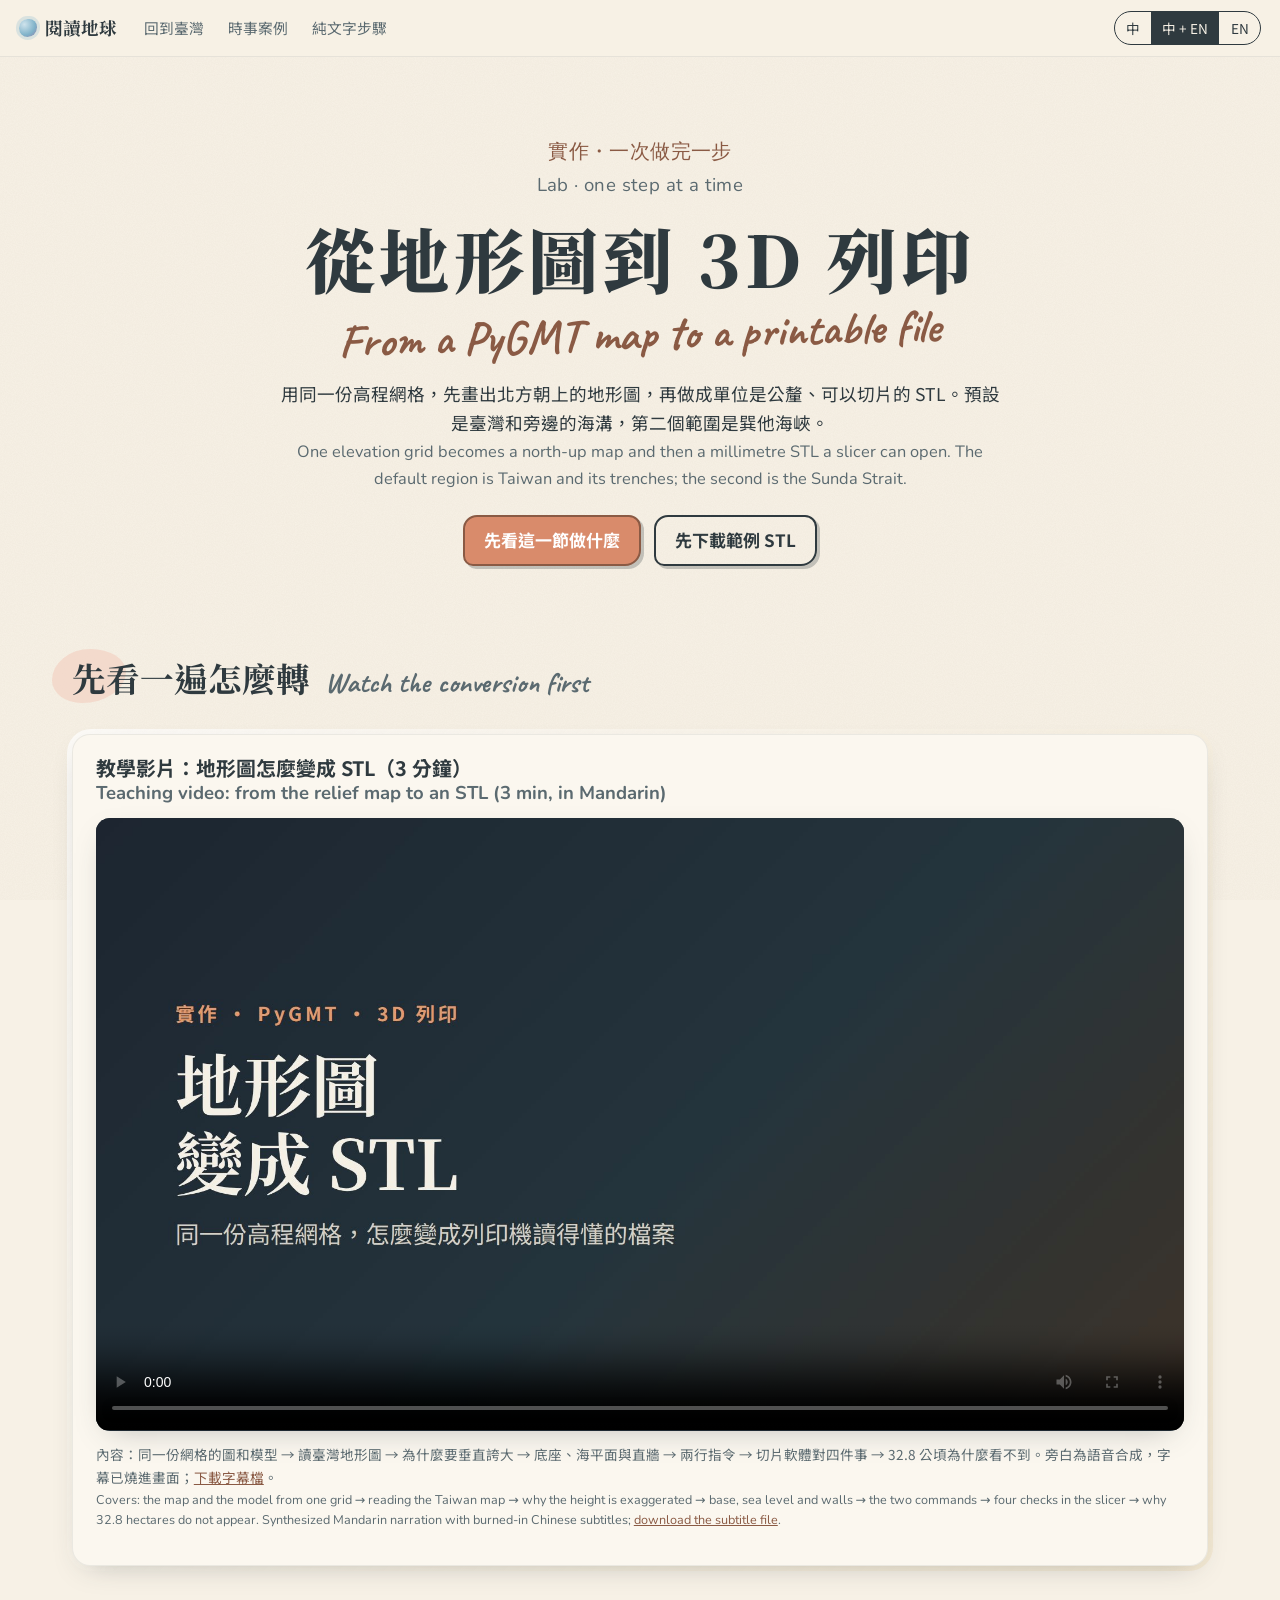
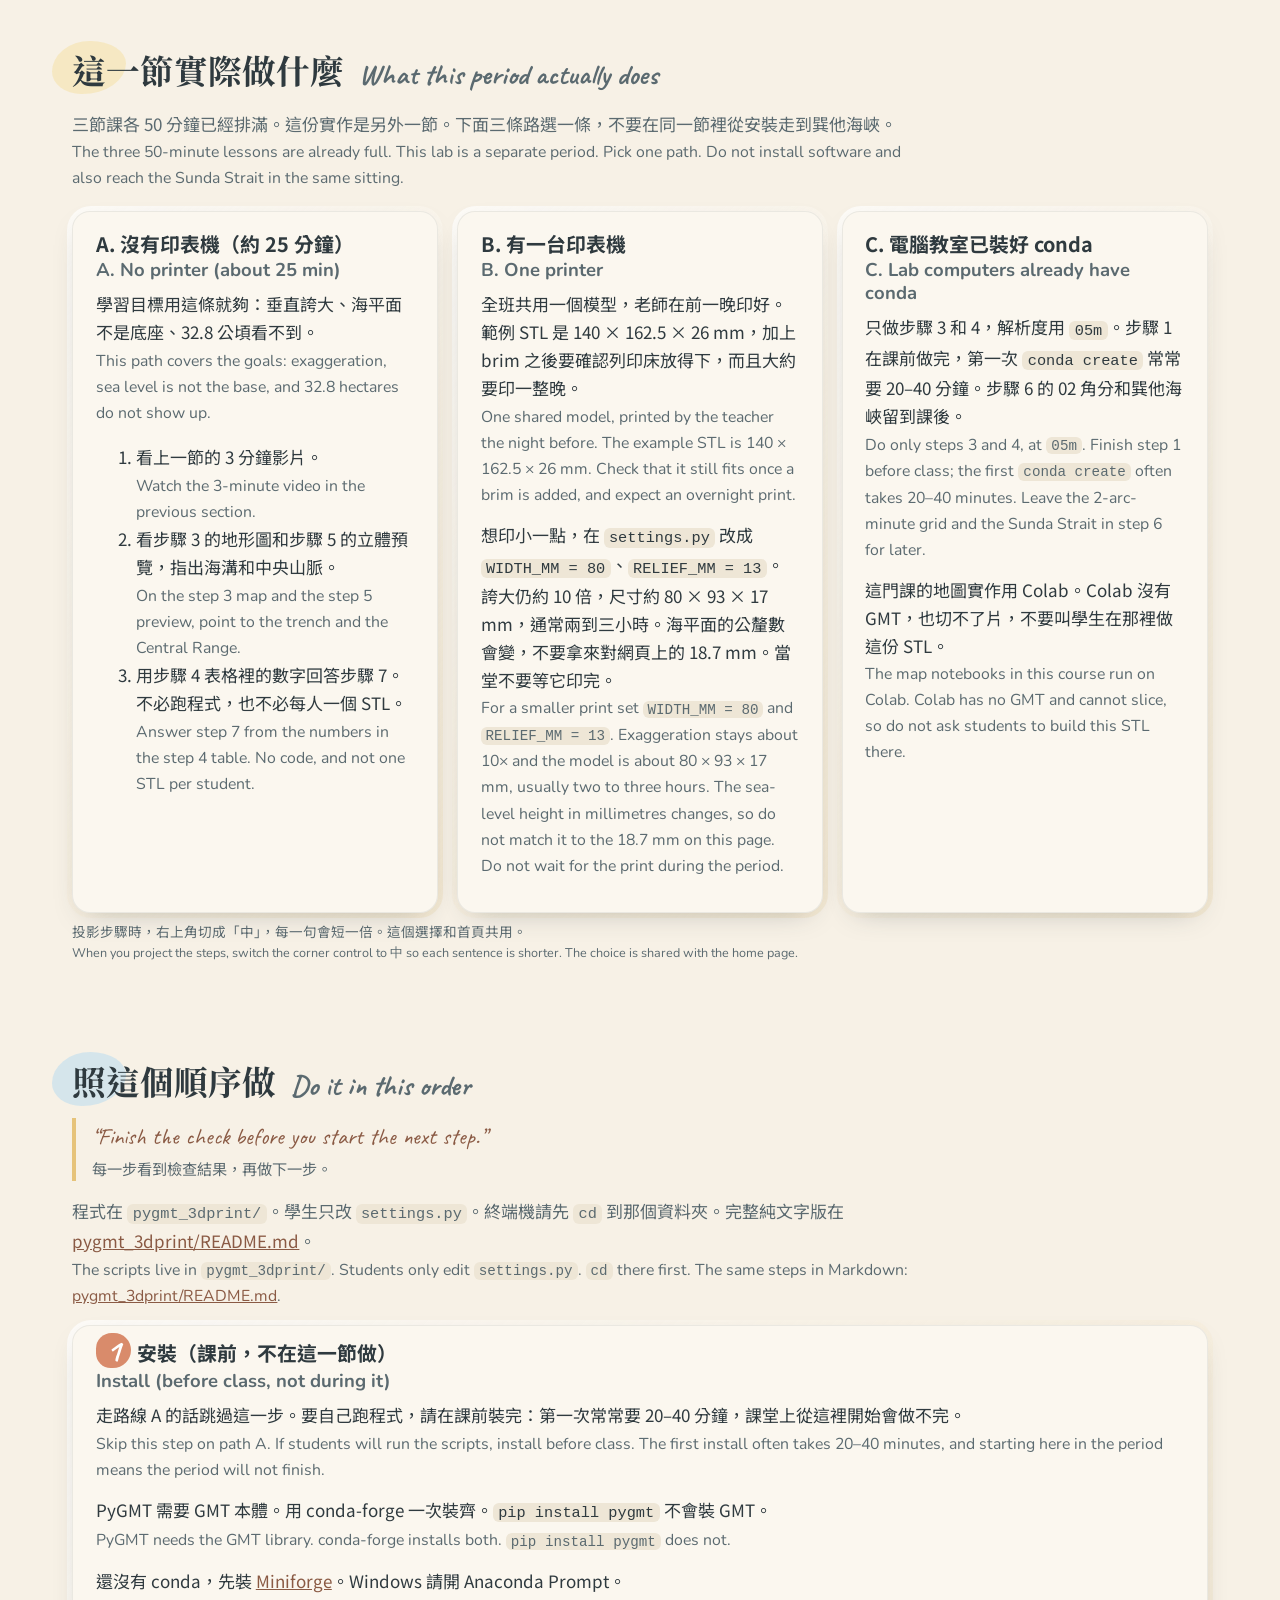
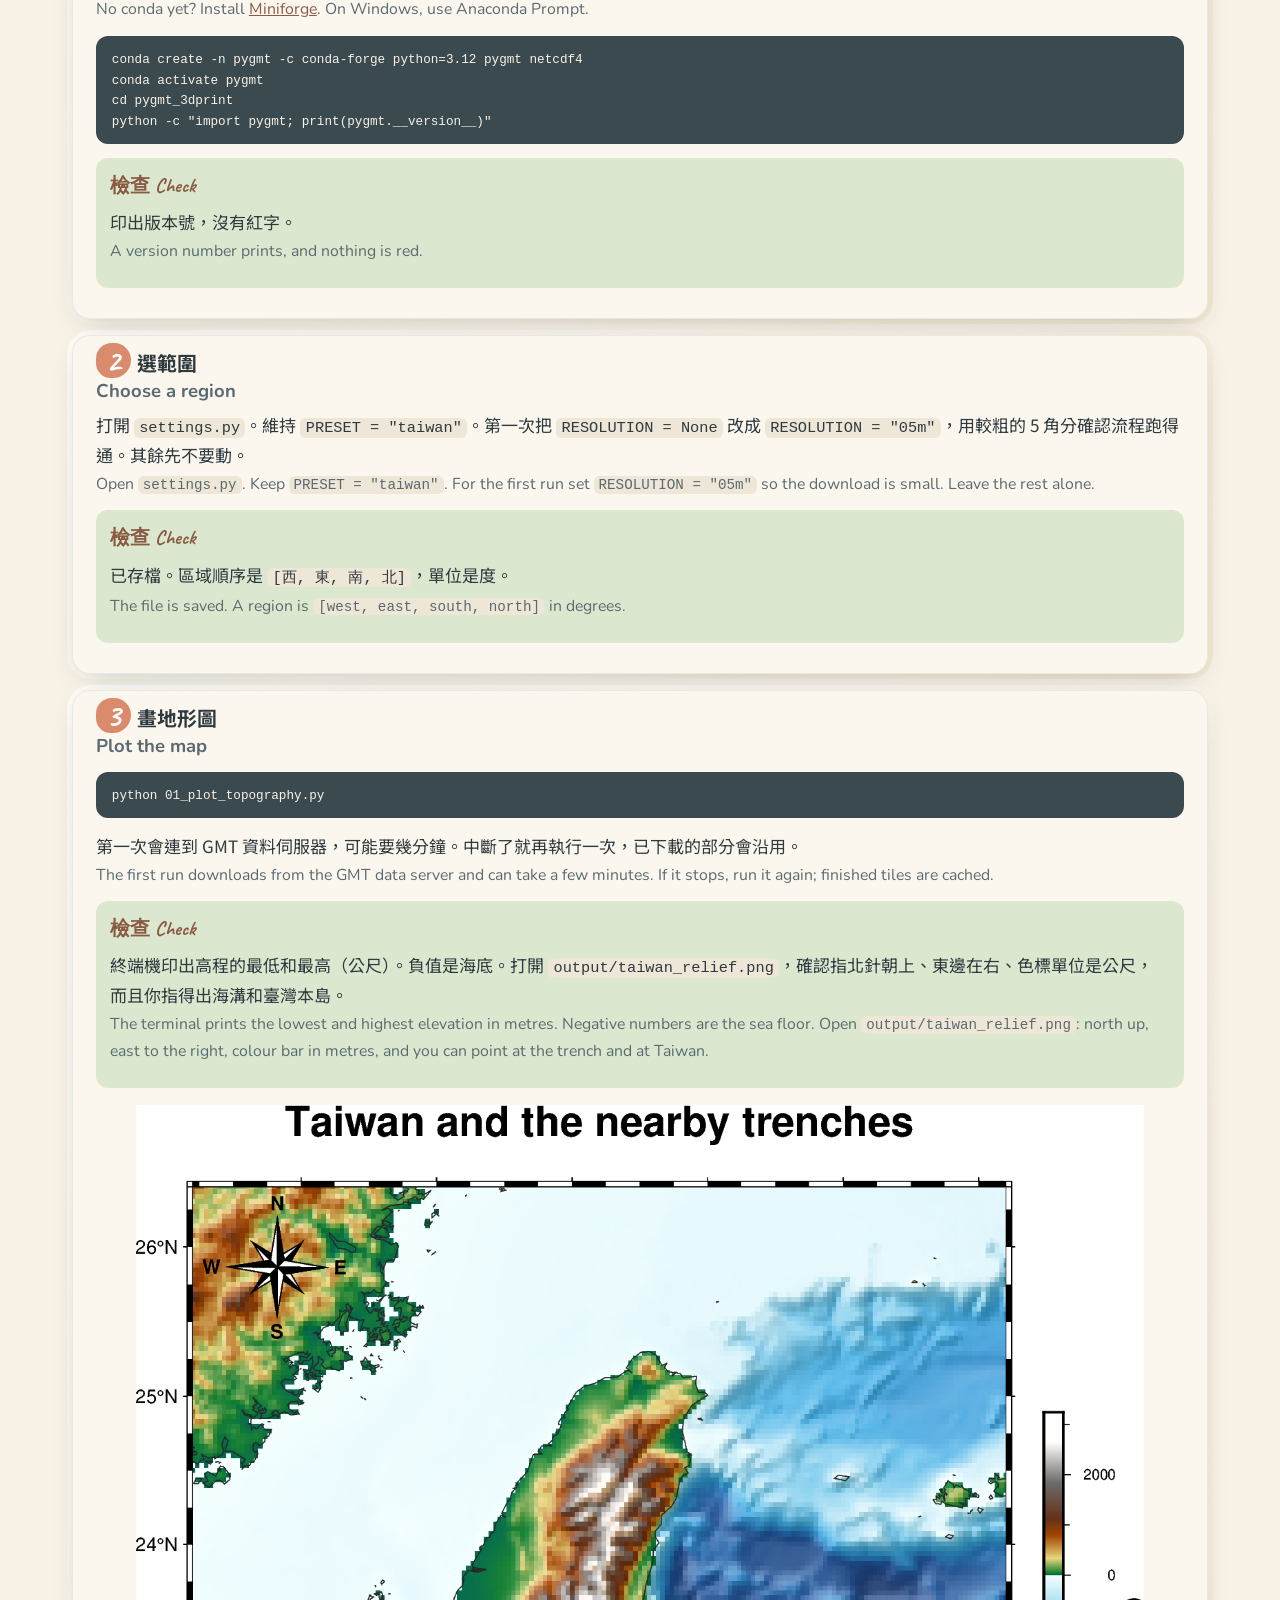
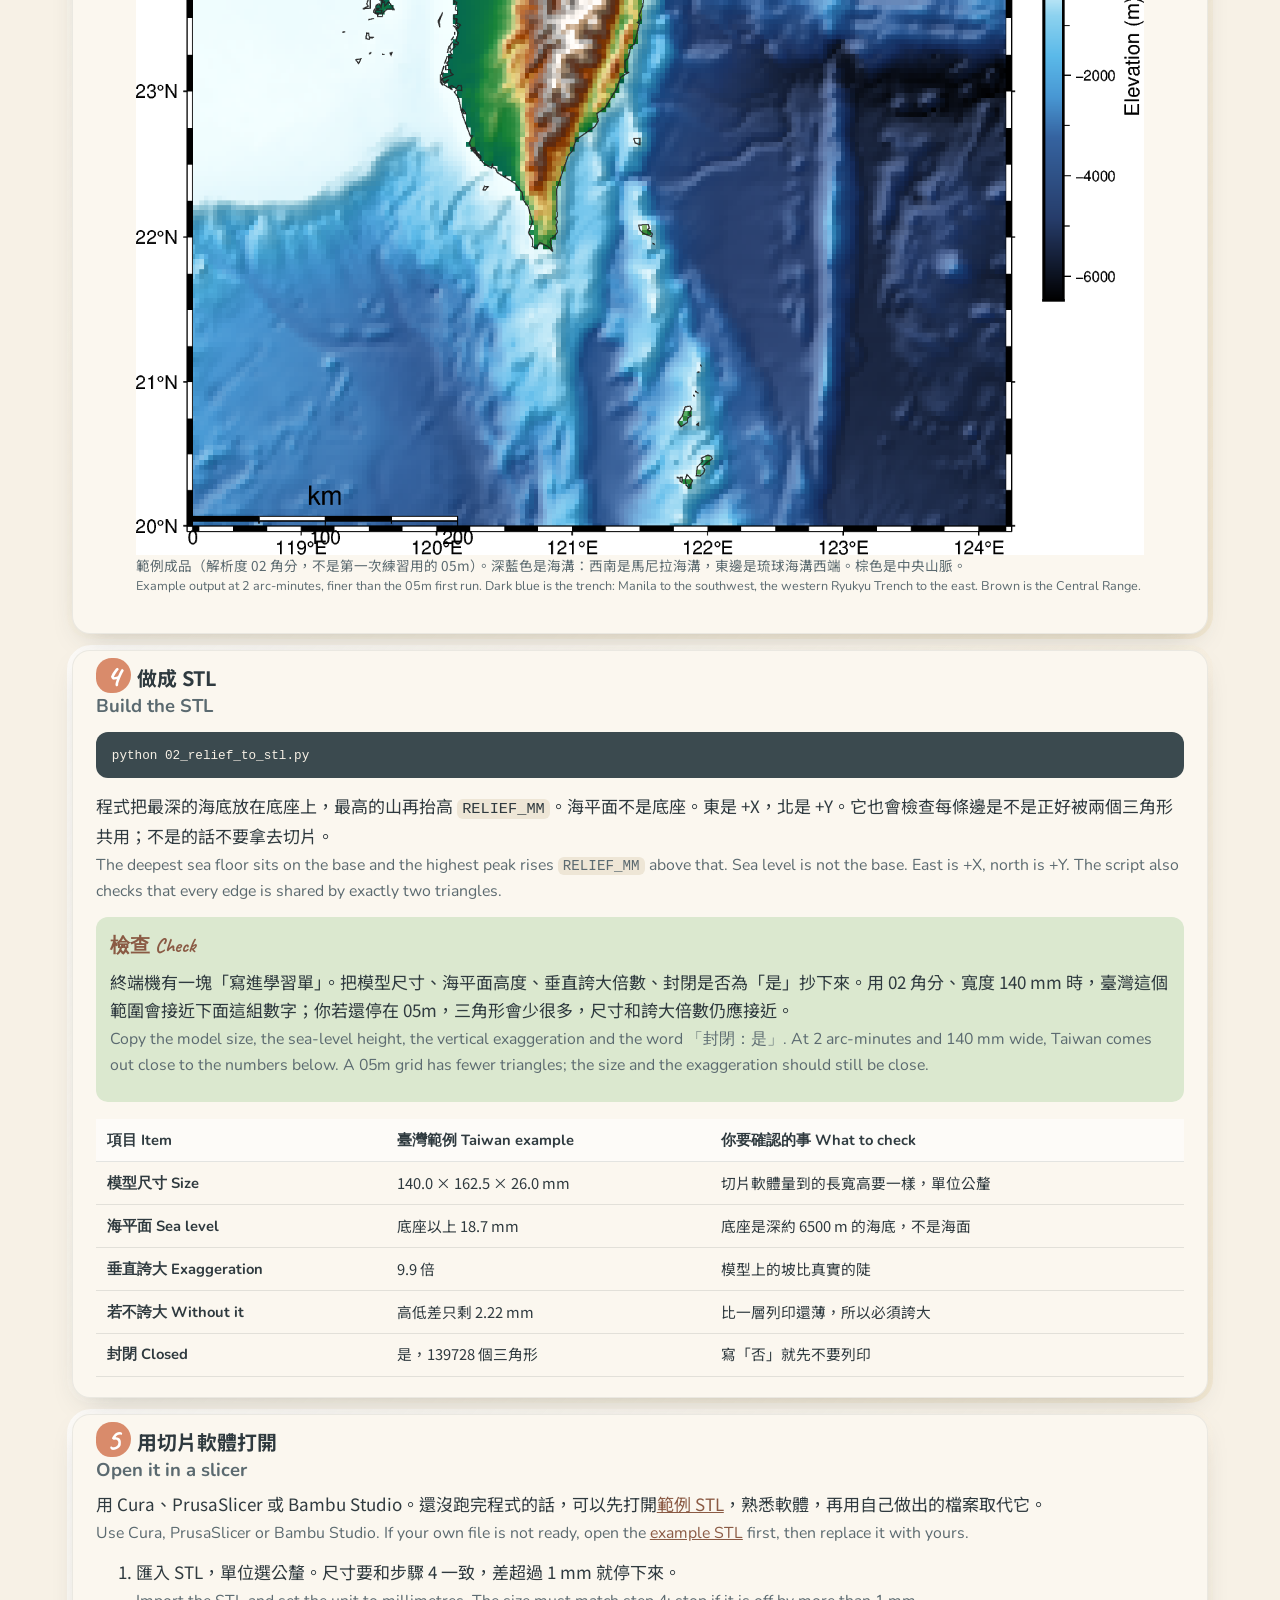
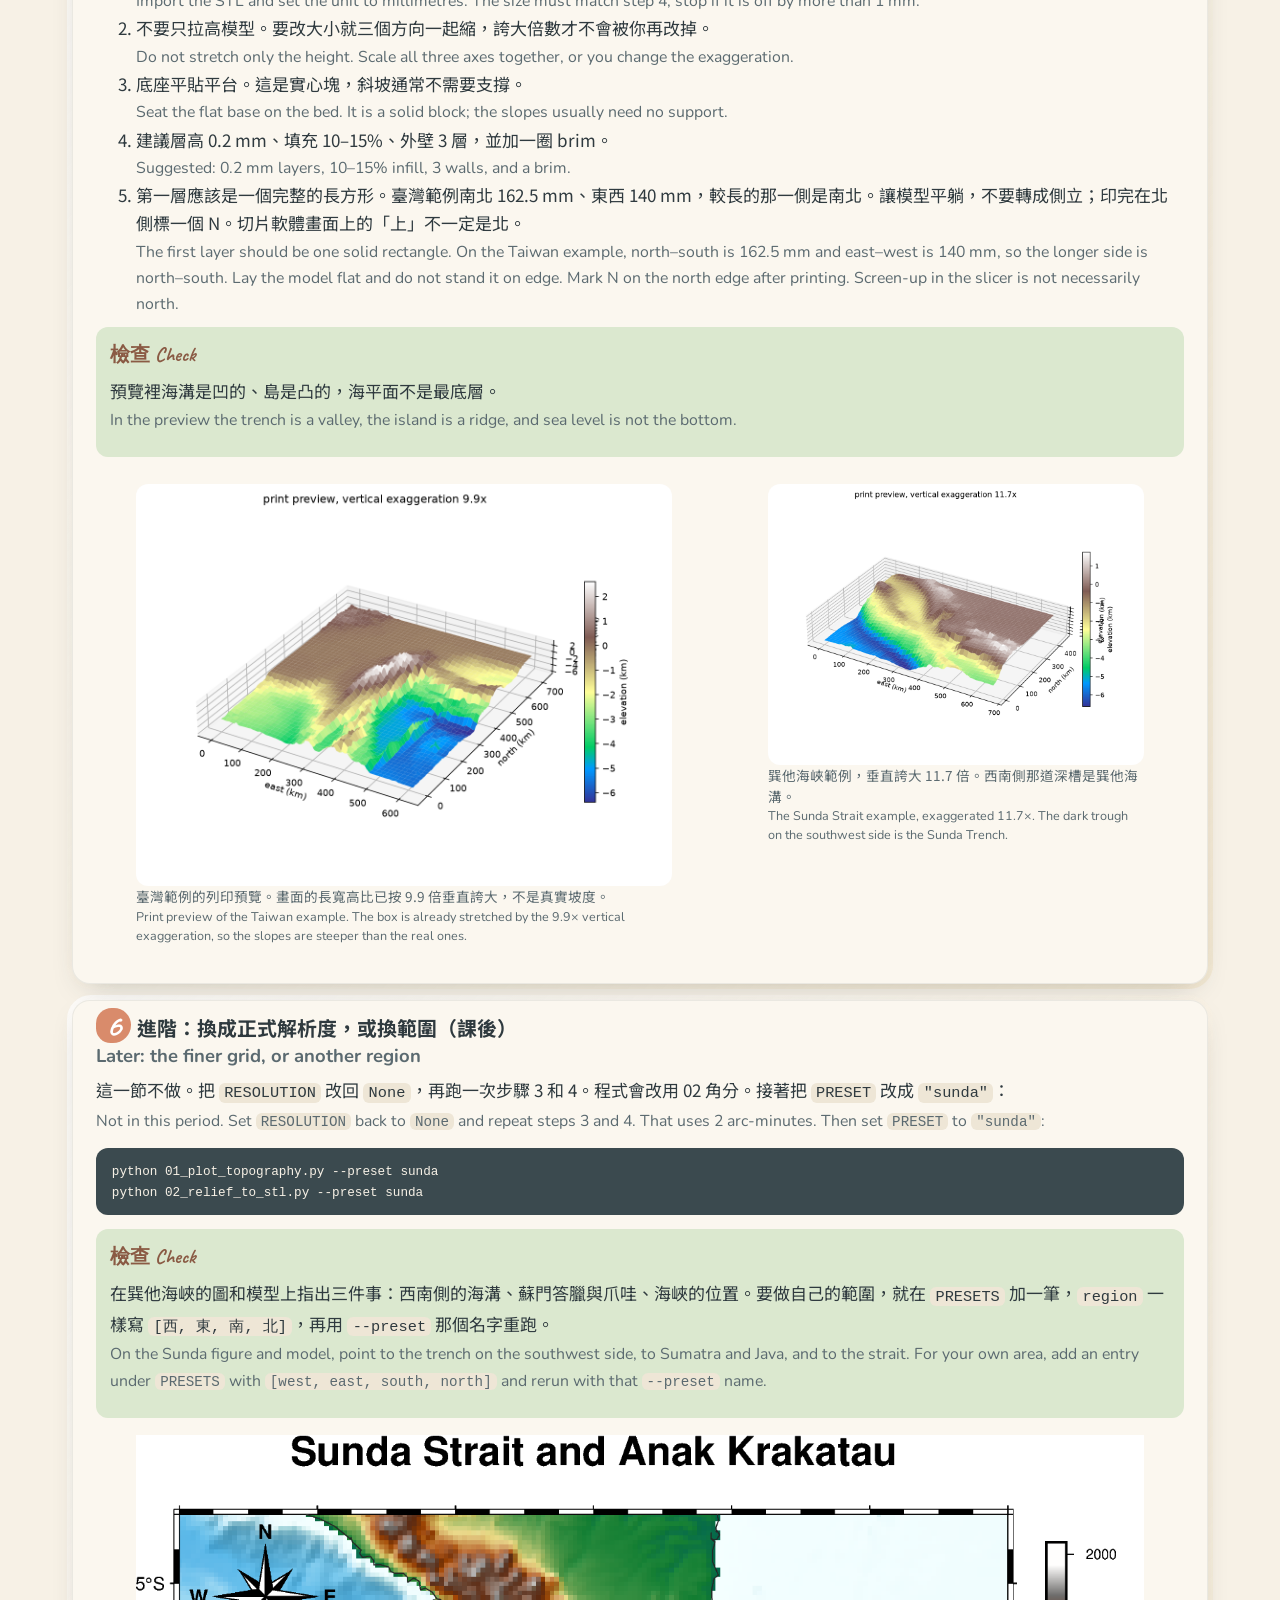
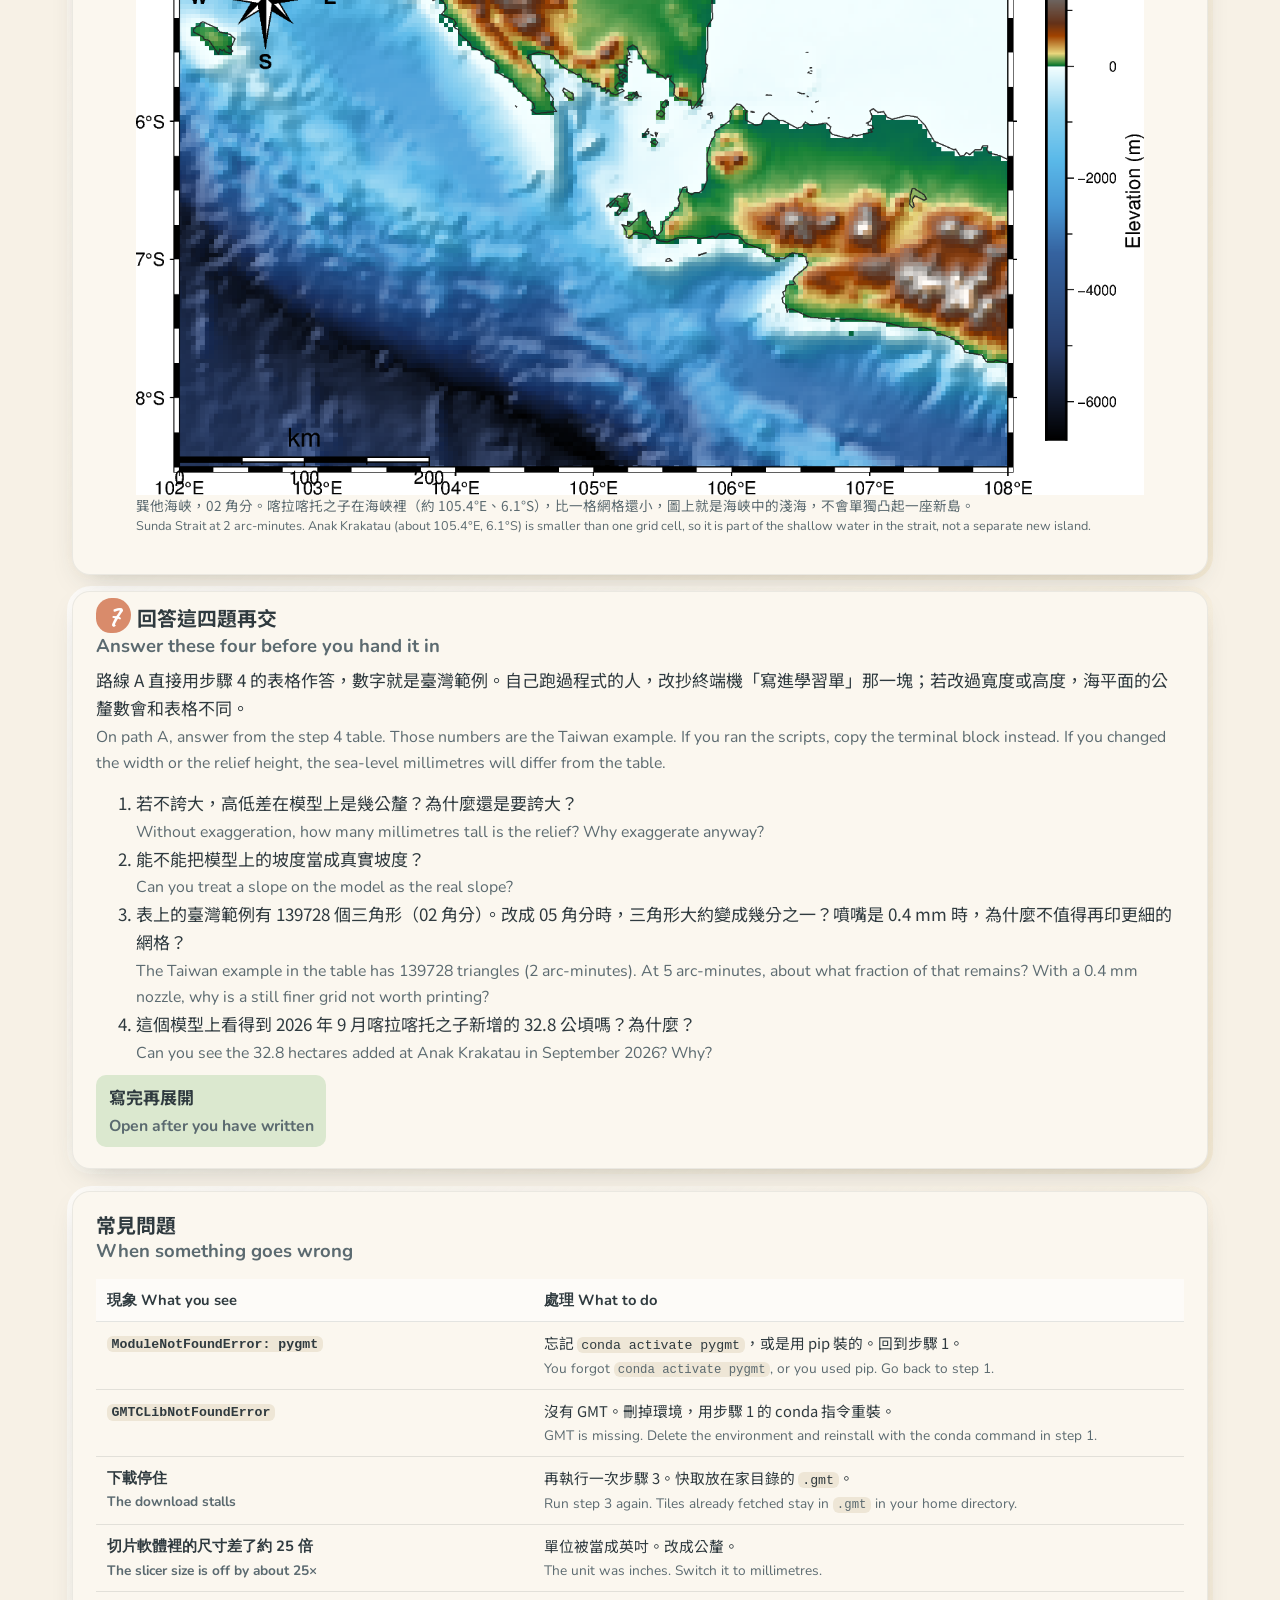
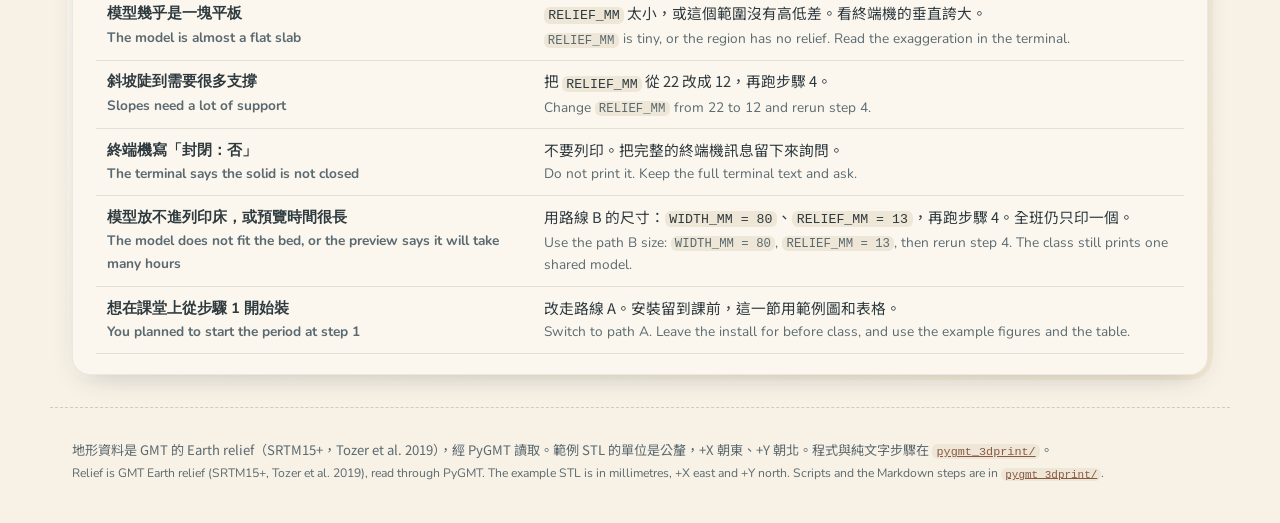
<file: pygmt-3dprint.html>
<!DOCTYPE html>
<html lang="zh-Hant">
<head>
<meta charset="utf-8">
<meta name="viewport" content="width=device-width, initial-scale=1">
<title>從 PyGMT 地形圖到 3D 列印檔｜閱讀地球</title>
<meta name="description" content="照步驟用 PyGMT 畫臺灣或巽他海峽的地形圖，再把同一份高程網格做成可以切片的 STL。">
<link rel="preconnect" href="https://fonts.googleapis.com">
<link rel="preconnect" href="https://fonts.gstatic.com" crossorigin>
<link href="https://fonts.googleapis.com/css2?family=Caveat:wght@500;700&family=Nunito:ital,wght@0,400;0,600;0,800;1,400&family=Noto+Sans+TC:wght@400;500;700&family=Noto+Serif+TC:wght@600;900&display=swap" rel="stylesheet">
<link rel="stylesheet" href="assets/style.css?v=4">
<style>
  .steps{list-style:none;padding:0;margin:1rem 0 0;display:grid;gap:1rem}
  .steps > li{padding-top:.4rem;min-width:0}
  pre,code{white-space:pre-wrap;overflow-wrap:anywhere}
  .step-no{font-family:var(--font-hand);font-size:2rem;color:#fff;background:var(--terra);width:2.2rem;height:2.2rem;line-height:2.2rem;text-align:center;border-radius:48% 52% 55% 45%;display:inline-block;margin-right:.4rem}
  .step h3{display:inline}
  pre{background:#3b4a4f;color:#f7f1e6;padding:.8rem 1rem;border-radius:12px;overflow:auto;font-size:.88rem;line-height:1.45}
  pre code{background:transparent;color:inherit;padding:0}
  .check{margin:.6rem 0;padding:.7rem .9rem;background:var(--moss-wash);border-radius:12px}
  .check b{font-family:var(--font-hand);font-size:1.25rem;color:var(--brown)}
  .shot{display:grid;grid-template-columns:1.15fr .85fr;gap:1rem;align-items:start}
  .shot img{width:100%;border-radius:12px;background:#fff}
  .shot figcaption{font-size:.85rem;color:var(--ink-soft)}
  @media (max-width:860px){.shot{grid-template-columns:1fr}}
</style>
</head>
<body class="mode-both">
<header class="topbar">
  <a class="brand" href="index.html">
    <span class="brand-dot"></span>
    <span class="bi"><span class="zh">閱讀地球</span><span class="en">Reading the Earth</span></span>
  </a>
  <nav class="topnav" aria-label="sections">
    <a href="index.html#taiwan"><span class="bi"><span class="zh">回到臺灣</span><span class="en">Taiwan</span></span></a>
    <a href="index.html#krakatau"><span class="bi"><span class="zh">時事案例</span><span class="en">News case</span></span></a>
    <a href="pygmt_3dprint/README.md"><span class="bi"><span class="zh">純文字步驟</span><span class="en">Markdown</span></span></a>
  </nav>
  <div class="tools">
    <div class="lang-toggle" role="group" aria-label="language">
      <button type="button" data-mode="zh" title="只顯示中文">中</button>
      <button type="button" data-mode="both" title="雙語 Bilingual">中 + EN</button>
      <button type="button" data-mode="en" title="English only">EN</button>
    </div>
  </div>
</header>

<main>
<section class="hero" style="min-height:auto;padding:4.5rem 1.5rem 2.5rem">
  <div class="hero-inner">
    <p class="eyebrow bi"><span class="zh">實作・一次做完一步</span><span class="en">Lab · one step at a time</span></p>
    <h1>
      <span class="zh-title">從地形圖到 3D 列印</span>
      <span class="en-title">From a PyGMT map to a printable file</span>
    </h1>
    <p class="lead bi">
      <span class="zh">用同一份高程網格，先畫出北方朝上的地形圖，再做成單位是公釐、可以切片的 STL。預設是臺灣和旁邊的海溝，第二個範圍是巽他海峽。</span>
      <span class="en">One elevation grid becomes a north-up map and then a millimetre STL a slicer can open. The default region is Taiwan and its trenches; the second is the Sunda Strait.</span>
    </p>
    <div class="hero-actions">
      <a class="btn primary" href="#class"><span class="bi"><span class="zh">先看這一節做什麼</span><span class="en">See what this period does</span></span></a>
      <a class="btn ghost" href="pygmt_3dprint/example/taiwan_relief.stl" download><span class="bi"><span class="zh">先下載範例 STL</span><span class="en">Download the example STL</span></span></a>
    </div>
  </div>
</section>

<section class="section" id="video">
  <h2 class="sec-title"><span class="blob blob-terracotta"></span><span class="bi"><span class="zh">先看一遍怎麼轉</span><span class="en">Watch the conversion first</span></span></h2>
  <div class="card wide video-card">
    <h3 class="bi"><span class="zh">教學影片：地形圖怎麼變成 STL（3 分鐘）</span><span class="en">Teaching video: from the relief map to an STL (3 min, in Mandarin)</span></h3>
    <video controls preload="metadata" playsinline poster="artifacts/23-pygmt_stl_teaching_video_poster.jpg">
      <source src="artifacts/23-pygmt_stl_teaching_video.mp4" type="video/mp4">
      <track kind="captions" srclang="zh-Hant" label="中文字幕" src="artifacts/23-pygmt_stl_teaching_video.vtt">
    </video>
    <p class="bi hint"><span class="zh">內容：同一份網格的圖和模型 → 讀臺灣地形圖 → 為什麼要垂直誇大 → 底座、海平面與直牆 → 兩行指令 → 切片軟體對四件事 → 32.8 公頃為什麼看不到。旁白為語音合成，字幕已燒進畫面；<a href="artifacts/23-pygmt_stl_teaching_video.vtt" download>下載字幕檔</a>。</span><span class="en">Covers: the map and the model from one grid → reading the Taiwan map → why the height is exaggerated → base, sea level and walls → the two commands → four checks in the slicer → why 32.8 hectares do not appear. Synthesized Mandarin narration with burned-in Chinese subtitles; <a href="artifacts/23-pygmt_stl_teaching_video.vtt" download>download the subtitle file</a>.</span></p>
  </div>
</section>

<section class="section" id="class">
  <h2 class="sec-title"><span class="blob blob-ochre"></span><span class="bi"><span class="zh">這一節實際做什麼</span><span class="en">What this period actually does</span></span></h2>
  <p class="bi sub"><span class="zh">三節課各 50 分鐘已經排滿。這份實作是另外一節。下面三條路選一條，不要在同一節裡從安裝走到巽他海峽。</span><span class="en">The three 50-minute lessons are already full. This lab is a separate period. Pick one path. Do not install software and also reach the Sunda Strait in the same sitting.</span></p>
  <div class="lesson-grid">
    <article class="card">
      <h3 class="bi"><span class="zh">A. 沒有印表機（約 25 分鐘）</span><span class="en">A. No printer (about 25 min)</span></h3>
      <p class="bi"><span class="zh">學習目標用這條就夠：垂直誇大、海平面不是底座、32.8 公頃看不到。</span><span class="en">This path covers the goals: exaggeration, sea level is not the base, and 32.8 hectares do not show up.</span></p>
      <ol>
        <li class="bi"><span class="zh">看上一節的 3 分鐘影片。</span><span class="en">Watch the 3-minute video in the previous section.</span></li>
        <li class="bi"><span class="zh">看步驟 3 的地形圖和步驟 5 的立體預覽，指出海溝和中央山脈。</span><span class="en">On the step 3 map and the step 5 preview, point to the trench and the Central Range.</span></li>
        <li class="bi"><span class="zh">用步驟 4 表格裡的數字回答步驟 7。不必跑程式，也不必每人一個 STL。</span><span class="en">Answer step 7 from the numbers in the step 4 table. No code, and not one STL per student.</span></li>
      </ol>
    </article>
    <article class="card">
      <h3 class="bi"><span class="zh">B. 有一台印表機</span><span class="en">B. One printer</span></h3>
      <p class="bi"><span class="zh">全班共用一個模型，老師在前一晚印好。範例 STL 是 140 × 162.5 × 26 mm，加上 brim 之後要確認列印床放得下，而且大約要印一整晚。</span><span class="en">One shared model, printed by the teacher the night before. The example STL is 140 × 162.5 × 26 mm. Check that it still fits once a brim is added, and expect an overnight print.</span></p>
      <p class="bi"><span class="zh">想印小一點，在 <code>settings.py</code> 改成 <code>WIDTH_MM = 80</code>、<code>RELIEF_MM = 13</code>。誇大仍約 10 倍，尺寸約 80 × 93 × 17 mm，通常兩到三小時。海平面的公釐數會變，不要拿來對網頁上的 18.7 mm。當堂不要等它印完。</span><span class="en">For a smaller print set <code>WIDTH_MM = 80</code> and <code>RELIEF_MM = 13</code>. Exaggeration stays about 10× and the model is about 80 × 93 × 17 mm, usually two to three hours. The sea-level height in millimetres changes, so do not match it to the 18.7 mm on this page. Do not wait for the print during the period.</span></p>
    </article>
    <article class="card">
      <h3 class="bi"><span class="zh">C. 電腦教室已裝好 conda</span><span class="en">C. Lab computers already have conda</span></h3>
      <p class="bi"><span class="zh">只做步驟 3 和 4，解析度用 <code>05m</code>。步驟 1 在課前做完，第一次 <code>conda create</code> 常常要 20–40 分鐘。步驟 6 的 02 角分和巽他海峽留到課後。</span><span class="en">Do only steps 3 and 4, at <code>05m</code>. Finish step 1 before class; the first <code>conda create</code> often takes 20–40 minutes. Leave the 2-arc-minute grid and the Sunda Strait in step 6 for later.</span></p>
      <p class="bi"><span class="zh">這門課的地圖實作用 Colab。Colab 沒有 GMT，也切不了片，不要叫學生在那裡做這份 STL。</span><span class="en">The map notebooks in this course run on Colab. Colab has no GMT and cannot slice, so do not ask students to build this STL there.</span></p>
    </article>
  </div>
  <p class="bi hint"><span class="zh">投影步驟時，右上角切成「中」，每一句會短一倍。這個選擇和首頁共用。</span><span class="en">When you project the steps, switch the corner control to 中 so each sentence is shorter. The choice is shared with the home page.</span></p>
</section>

<section class="section" id="step1">
  <h2 class="sec-title"><span class="blob blob-ocean"></span><span class="bi"><span class="zh">照這個順序做</span><span class="en">Do it in this order</span></span></h2>
  <p class="teacher-line">“Finish the check before you start the next step.”<span class="zh">每一步看到檢查結果，再做下一步。</span></p>
  <p class="bi sub"><span class="zh">程式在 <code>pygmt_3dprint/</code>。學生只改 <code>settings.py</code>。終端機請先 <code>cd</code> 到那個資料夾。完整純文字版在 <a href="pygmt_3dprint/README.md">pygmt_3dprint/README.md</a>。</span><span class="en">The scripts live in <code>pygmt_3dprint/</code>. Students only edit <code>settings.py</code>. <code>cd</code> there first. The same steps in Markdown: <a href="pygmt_3dprint/README.md">pygmt_3dprint/README.md</a>.</span></p>

  <ol class="steps">
    <li class="card" id="s1">
      <h3><span class="step-no">1</span><span class="bi"><span class="zh">安裝（課前，不在這一節做）</span><span class="en">Install (before class, not during it)</span></span></h3>
      <p class="bi"><span class="zh">走路線 A 的話跳過這一步。要自己跑程式，請在課前裝完：第一次常常要 20–40 分鐘，課堂上從這裡開始會做不完。</span><span class="en">Skip this step on path A. If students will run the scripts, install before class. The first install often takes 20–40 minutes, and starting here in the period means the period will not finish.</span></p>
      <p class="bi"><span class="zh">PyGMT 需要 GMT 本體。用 conda-forge 一次裝齊。<code>pip install pygmt</code> 不會裝 GMT。</span><span class="en">PyGMT needs the GMT library. conda-forge installs both. <code>pip install pygmt</code> does not.</span></p>
      <p class="bi"><span class="zh">還沒有 conda，先裝 <a href="https://github.com/conda-forge/miniforge" target="_blank" rel="noopener">Miniforge</a>。Windows 請開 Anaconda Prompt。</span><span class="en">No conda yet? Install <a href="https://github.com/conda-forge/miniforge" target="_blank" rel="noopener">Miniforge</a>. On Windows, use Anaconda Prompt.</span></p>
      <pre><code>conda create -n pygmt -c conda-forge python=3.12 pygmt netcdf4
conda activate pygmt
cd pygmt_3dprint
python -c "import pygmt; print(pygmt.__version__)"</code></pre>
      <div class="check"><b>檢查 Check</b><p class="bi"><span class="zh">印出版本號，沒有紅字。</span><span class="en">A version number prints, and nothing is red.</span></p></div>
    </li>

    <li class="card" id="s2">
      <h3><span class="step-no">2</span><span class="bi"><span class="zh">選範圍</span><span class="en">Choose a region</span></span></h3>
      <p class="bi"><span class="zh">打開 <code>settings.py</code>。維持 <code>PRESET = "taiwan"</code>。第一次把 <code>RESOLUTION = None</code> 改成 <code>RESOLUTION = "05m"</code>，用較粗的 5 角分確認流程跑得通。其餘先不要動。</span><span class="en">Open <code>settings.py</code>. Keep <code>PRESET = "taiwan"</code>. For the first run set <code>RESOLUTION = "05m"</code> so the download is small. Leave the rest alone.</span></p>
      <div class="check"><b>檢查 Check</b><p class="bi"><span class="zh">已存檔。區域順序是 <code>[西, 東, 南, 北]</code>，單位是度。</span><span class="en">The file is saved. A region is <code>[west, east, south, north]</code> in degrees.</span></p></div>
    </li>

    <li class="card" id="s3">
      <h3><span class="step-no">3</span><span class="bi"><span class="zh">畫地形圖</span><span class="en">Plot the map</span></span></h3>
      <pre><code>python 01_plot_topography.py</code></pre>
      <p class="bi"><span class="zh">第一次會連到 GMT 資料伺服器，可能要幾分鐘。中斷了就再執行一次，已下載的部分會沿用。</span><span class="en">The first run downloads from the GMT data server and can take a few minutes. If it stops, run it again; finished tiles are cached.</span></p>
      <div class="check"><b>檢查 Check</b>
        <p class="bi"><span class="zh">終端機印出高程的最低和最高（公尺）。負值是海底。打開 <code>output/taiwan_relief.png</code>，確認指北針朝上、東邊在右、色標單位是公尺，而且你指得出海溝和臺灣本島。</span><span class="en">The terminal prints the lowest and highest elevation in metres. Negative numbers are the sea floor. Open <code>output/taiwan_relief.png</code>: north up, east to the right, colour bar in metres, and you can point at the trench and at Taiwan.</span></p>
      </div>
      <figure>
        <img src="pygmt_3dprint/example/taiwan_relief.png" alt="臺灣與鄰近海溝的 PyGMT 地形圖，北方朝上，色標為高程公尺">
        <figcaption class="bi"><span class="zh">範例成品（解析度 02 角分，不是第一次練習用的 05m）。深藍色是海溝：西南是馬尼拉海溝，東邊是琉球海溝西端。棕色是中央山脈。</span><span class="en">Example output at 2 arc-minutes, finer than the 05m first run. Dark blue is the trench: Manila to the southwest, the western Ryukyu Trench to the east. Brown is the Central Range.</span></figcaption>
      </figure>
    </li>

    <li class="card" id="s4">
      <h3><span class="step-no">4</span><span class="bi"><span class="zh">做成 STL</span><span class="en">Build the STL</span></span></h3>
      <pre><code>python 02_relief_to_stl.py</code></pre>
      <p class="bi"><span class="zh">程式把最深的海底放在底座上，最高的山再抬高 <code>RELIEF_MM</code>。海平面不是底座。東是 +X，北是 +Y。它也會檢查每條邊是不是正好被兩個三角形共用；不是的話不要拿去切片。</span><span class="en">The deepest sea floor sits on the base and the highest peak rises <code>RELIEF_MM</code> above that. Sea level is not the base. East is +X, north is +Y. The script also checks that every edge is shared by exactly two triangles.</span></p>
      <div class="check"><b>檢查 Check</b>
        <p class="bi"><span class="zh">終端機有一塊「寫進學習單」。把模型尺寸、海平面高度、垂直誇大倍數、封閉是否為「是」抄下來。用 02 角分、寬度 140 mm 時，臺灣這個範圍會接近下面這組數字；你若還停在 05m，三角形會少很多，尺寸和誇大倍數仍應接近。</span><span class="en">Copy the model size, the sea-level height, the vertical exaggeration and the word 「封閉：是」. At 2 arc-minutes and 140 mm wide, Taiwan comes out close to the numbers below. A 05m grid has fewer triangles; the size and the exaggeration should still be close.</span></p>
      </div>
      <div class="table-wrap">
        <table class="concept">
          <thead><tr><th>項目 Item</th><th>臺灣範例 Taiwan example</th><th>你要確認的事 What to check</th></tr></thead>
          <tbody>
            <tr><td>模型尺寸 Size</td><td>140.0 × 162.5 × 26.0 mm</td><td>切片軟體量到的長寬高要一樣，單位公釐</td></tr>
            <tr><td>海平面 Sea level</td><td>底座以上 18.7 mm</td><td>底座是深約 6500 m 的海底，不是海面</td></tr>
            <tr><td>垂直誇大 Exaggeration</td><td>9.9 倍</td><td>模型上的坡比真實的陡</td></tr>
            <tr><td>若不誇大 Without it</td><td>高低差只剩 2.22 mm</td><td>比一層列印還薄，所以必須誇大</td></tr>
            <tr><td>封閉 Closed</td><td>是，139728 個三角形</td><td>寫「否」就先不要列印</td></tr>
          </tbody>
        </table>
      </div>
    </li>

    <li class="card" id="s5">
      <h3><span class="step-no">5</span><span class="bi"><span class="zh">用切片軟體打開</span><span class="en">Open it in a slicer</span></span></h3>
      <p class="bi"><span class="zh">用 Cura、PrusaSlicer 或 Bambu Studio。還沒跑完程式的話，可以先打開<a href="pygmt_3dprint/example/taiwan_relief.stl" download>範例 STL</a>，熟悉軟體，再用自己做出的檔案取代它。</span><span class="en">Use Cura, PrusaSlicer or Bambu Studio. If your own file is not ready, open the <a href="pygmt_3dprint/example/taiwan_relief.stl" download>example STL</a> first, then replace it with yours.</span></p>
      <ol>
        <li class="bi"><span class="zh">匯入 STL，單位選公釐。尺寸要和步驟 4 一致，差超過 1 mm 就停下來。</span><span class="en">Import the STL and set the unit to millimetres. The size must match step 4; stop if it is off by more than 1 mm.</span></li>
        <li class="bi"><span class="zh">不要只拉高模型。要改大小就三個方向一起縮，誇大倍數才不會被你再改掉。</span><span class="en">Do not stretch only the height. Scale all three axes together, or you change the exaggeration.</span></li>
        <li class="bi"><span class="zh">底座平貼平台。這是實心塊，斜坡通常不需要支撐。</span><span class="en">Seat the flat base on the bed. It is a solid block; the slopes usually need no support.</span></li>
        <li class="bi"><span class="zh">建議層高 0.2 mm、填充 10–15%、外壁 3 層，並加一圈 brim。</span><span class="en">Suggested: 0.2 mm layers, 10–15% infill, 3 walls, and a brim.</span></li>
        <li class="bi"><span class="zh">第一層應該是一個完整的長方形。臺灣範例南北 162.5 mm、東西 140 mm，較長的那一側是南北。讓模型平躺，不要轉成側立；印完在北側標一個 N。切片軟體畫面上的「上」不一定是北。</span><span class="en">The first layer should be one solid rectangle. On the Taiwan example, north–south is 162.5 mm and east–west is 140 mm, so the longer side is north–south. Lay the model flat and do not stand it on edge. Mark N on the north edge after printing. Screen-up in the slicer is not necessarily north.</span></li>
      </ol>
      <div class="check"><b>檢查 Check</b><p class="bi"><span class="zh">預覽裡海溝是凹的、島是凸的，海平面不是最底層。</span><span class="en">In the preview the trench is a valley, the island is a ridge, and sea level is not the bottom.</span></p></div>
      <div class="shot">
        <figure>
          <img src="pygmt_3dprint/example/taiwan_relief_3d.png" alt="臺灣地形的 3D 預覽，垂直約誇大 10 倍，海溝呈深藍色凹槽">
          <figcaption class="bi"><span class="zh">臺灣範例的列印預覽。畫面的長寬高比已按 9.9 倍垂直誇大，不是真實坡度。</span><span class="en">Print preview of the Taiwan example. The box is already stretched by the 9.9× vertical exaggeration, so the slopes are steeper than the real ones.</span></figcaption>
        </figure>
        <figure>
          <img src="pygmt_3dprint/example/sunda_relief_3d.png" alt="巽他海峽地形的 3D 預覽，西南側海溝是一道深色凹槽">
          <figcaption class="bi"><span class="zh">巽他海峽範例，垂直誇大 11.7 倍。西南側那道深槽是巽他海溝。</span><span class="en">The Sunda Strait example, exaggerated 11.7×. The dark trough on the southwest side is the Sunda Trench.</span></figcaption>
        </figure>
      </div>
    </li>

    <li class="card" id="s6">
      <h3><span class="step-no">6</span><span class="bi"><span class="zh">進階：換成正式解析度，或換範圍（課後）</span><span class="en">Later: the finer grid, or another region</span></span></h3>
      <p class="bi"><span class="zh">這一節不做。把 <code>RESOLUTION</code> 改回 <code>None</code>，再跑一次步驟 3 和 4。程式會改用 02 角分。接著把 <code>PRESET</code> 改成 <code>"sunda"</code>：</span><span class="en">Not in this period. Set <code>RESOLUTION</code> back to <code>None</code> and repeat steps 3 and 4. That uses 2 arc-minutes. Then set <code>PRESET</code> to <code>"sunda"</code>:</span></p>
      <pre><code>python 01_plot_topography.py --preset sunda
python 02_relief_to_stl.py --preset sunda</code></pre>
      <div class="check"><b>檢查 Check</b><p class="bi"><span class="zh">在巽他海峽的圖和模型上指出三件事：西南側的海溝、蘇門答臘與爪哇、海峽的位置。要做自己的範圍，就在 <code>PRESETS</code> 加一筆，<code>region</code> 一樣寫 <code>[西, 東, 南, 北]</code>，再用 <code>--preset</code> 那個名字重跑。</span><span class="en">On the Sunda figure and model, point to the trench on the southwest side, to Sumatra and Java, and to the strait. For your own area, add an entry under <code>PRESETS</code> with <code>[west, east, south, north]</code> and rerun with that <code>--preset</code> name.</span></p></div>
      <figure>
        <img src="pygmt_3dprint/example/sunda_relief.png" alt="巽他海峽 PyGMT 地形圖，西南側為深色海溝，蘇門答臘在西北、爪哇在東">
        <figcaption class="bi"><span class="zh">巽他海峽，02 角分。喀拉喀托之子在海峽裡（約 105.4°E、6.1°S），比一格網格還小，圖上就是海峽中的淺海，不會單獨凸起一座新島。</span><span class="en">Sunda Strait at 2 arc-minutes. Anak Krakatau (about 105.4°E, 6.1°S) is smaller than one grid cell, so it is part of the shallow water in the strait, not a separate new island.</span></figcaption>
      </figure>
    </li>

    <li class="card" id="s7">
      <h3><span class="step-no">7</span><span class="bi"><span class="zh">回答這四題再交</span><span class="en">Answer these four before you hand it in</span></span></h3>
      <p class="bi"><span class="zh">路線 A 直接用步驟 4 的表格作答，數字就是臺灣範例。自己跑過程式的人，改抄終端機「寫進學習單」那一塊；若改過寬度或高度，海平面的公釐數會和表格不同。</span><span class="en">On path A, answer from the step 4 table. Those numbers are the Taiwan example. If you ran the scripts, copy the terminal block instead. If you changed the width or the relief height, the sea-level millimetres will differ from the table.</span></p>
      <ol>
        <li class="bi"><span class="zh">若不誇大，高低差在模型上是幾公釐？為什麼還是要誇大？</span><span class="en">Without exaggeration, how many millimetres tall is the relief? Why exaggerate anyway?</span></li>
        <li class="bi"><span class="zh">能不能把模型上的坡度當成真實坡度？</span><span class="en">Can you treat a slope on the model as the real slope?</span></li>
        <li class="bi"><span class="zh">表上的臺灣範例有 139728 個三角形（02 角分）。改成 05 角分時，三角形大約變成幾分之一？噴嘴是 0.4 mm 時，為什麼不值得再印更細的網格？</span><span class="en">The Taiwan example in the table has 139728 triangles (2 arc-minutes). At 5 arc-minutes, about what fraction of that remains? With a 0.4 mm nozzle, why is a still finer grid not worth printing?</span></li>
        <li class="bi"><span class="zh">這個模型上看得到 2026 年 9 月喀拉喀托之子新增的 32.8 公頃嗎？為什麼？</span><span class="en">Can you see the 32.8 hectares added at Anak Krakatau in September 2026? Why?</span></li>
      </ol>
      <details class="answer">
        <summary class="bi"><span class="zh">寫完再展開</span><span class="en">Open after you have written</span></summary>
        <div class="cer-mini">
          <div><b>1</b><span class="bi"><span class="zh">臺灣範例是 2.22 mm。水平把 600 公里縮進 140 mm，同樣比例下約 10 公里的高低差比一層列印還薄。</span><span class="en">2.22 mm for the Taiwan example. 600 km becomes 140 mm, so about 10 km of relief is thinner than one printed layer.</span></span></div>
          <div><b>2</b><span class="bi"><span class="zh">不能。垂直被誇大了約 10 倍，坡度只存在於模型，不存在於野外。</span><span class="en">No. Height is exaggerated about ten times, so the slope belongs to the model, not to the field.</span></span></div>
          <div><b>3</b><span class="bi"><span class="zh">大約六分之一。線解析度從 02 角分改成 05 角分是變粗 2.5 倍，三角形大約變成 1/6。比 0.4 mm 噴嘴還密的細節印不出來，只會讓檔案變大、切片變慢。</span><span class="en">About one sixth. Going from 2 to 5 arc-minutes is 2.5× coarser, so the triangle count falls to about 1/6. Detail finer than a 0.4 mm nozzle does not print; it only makes the file slower to slice.</span></span></div>
          <div><b>4</b><span class="bi"><span class="zh">看不到。02 角分大約 3–4 公里一格，32.8 公頃不到 1 平方公里。這份網格是區域地形，不是那 25 小時堆出來的火山灰。海溝是百萬年尺度，新陸地是小時尺度。</span><span class="en">No. A 2-arc-minute cell is about 3–4 km across, and 32.8 hectares is under 1 km². The grid is regional relief, not the ash piled up in those 25 hours. The trench is a million-year feature; the new land is an hours-long one.</span></span></div>
        </div>
      </details>
    </li>
  </ol>

  <div class="card wide">
    <h3 class="bi"><span class="zh">常見問題</span><span class="en">When something goes wrong</span></h3>
    <div class="table-wrap">
      <table class="concept">
        <thead><tr><th>現象 What you see</th><th>處理 What to do</th></tr></thead>
        <tbody>
          <tr><td><code>ModuleNotFoundError: pygmt</code></td><td class="bi"><span class="zh">忘記 <code>conda activate pygmt</code>，或是用 pip 裝的。回到步驟 1。</span><span class="en">You forgot <code>conda activate pygmt</code>, or you used pip. Go back to step 1.</span></td></tr>
          <tr><td><code>GMTCLibNotFoundError</code></td><td class="bi"><span class="zh">沒有 GMT。刪掉環境，用步驟 1 的 conda 指令重裝。</span><span class="en">GMT is missing. Delete the environment and reinstall with the conda command in step 1.</span></td></tr>
          <tr><td class="bi"><span class="zh">下載停住</span><span class="en">The download stalls</span></td><td class="bi"><span class="zh">再執行一次步驟 3。快取放在家目錄的 <code>.gmt</code>。</span><span class="en">Run step 3 again. Tiles already fetched stay in <code>.gmt</code> in your home directory.</span></td></tr>
          <tr><td class="bi"><span class="zh">切片軟體裡的尺寸差了約 25 倍</span><span class="en">The slicer size is off by about 25×</span></td><td class="bi"><span class="zh">單位被當成英吋。改成公釐。</span><span class="en">The unit was inches. Switch it to millimetres.</span></td></tr>
          <tr><td class="bi"><span class="zh">模型幾乎是一塊平板</span><span class="en">The model is almost a flat slab</span></td><td class="bi"><span class="zh"><code>RELIEF_MM</code> 太小，或這個範圍沒有高低差。看終端機的垂直誇大。</span><span class="en"><code>RELIEF_MM</code> is tiny, or the region has no relief. Read the exaggeration in the terminal.</span></td></tr>
          <tr><td class="bi"><span class="zh">斜坡陡到需要很多支撐</span><span class="en">Slopes need a lot of support</span></td><td class="bi"><span class="zh">把 <code>RELIEF_MM</code> 從 22 改成 12，再跑步驟 4。</span><span class="en">Change <code>RELIEF_MM</code> from 22 to 12 and rerun step 4.</span></td></tr>
          <tr><td class="bi"><span class="zh">終端機寫「封閉：否」</span><span class="en">The terminal says the solid is not closed</span></td><td class="bi"><span class="zh">不要列印。把完整的終端機訊息留下來詢問。</span><span class="en">Do not print it. Keep the full terminal text and ask.</span></td></tr>
          <tr><td class="bi"><span class="zh">模型放不進列印床，或預覽時間很長</span><span class="en">The model does not fit the bed, or the preview says it will take many hours</span></td><td class="bi"><span class="zh">用路線 B 的尺寸：<code>WIDTH_MM = 80</code>、<code>RELIEF_MM = 13</code>，再跑步驟 4。全班仍只印一個。</span><span class="en">Use the path B size: <code>WIDTH_MM = 80</code>, <code>RELIEF_MM = 13</code>, then rerun step 4. The class still prints one shared model.</span></td></tr>
          <tr><td class="bi"><span class="zh">想在課堂上從步驟 1 開始裝</span><span class="en">You planned to start the period at step 1</span></td><td class="bi"><span class="zh">改走路線 A。安裝留到課前，這一節用範例圖和表格。</span><span class="en">Switch to path A. Leave the install for before class, and use the example figures and the table.</span></td></tr>
        </tbody>
      </table>
    </div>
  </div>
</section>
</main>

<footer class="footer">
  <p class="bi"><span class="zh">地形資料是 GMT 的 Earth relief（SRTM15+，Tozer et al. 2019），經 PyGMT 讀取。範例 STL 的單位是公釐，+X 朝東、+Y 朝北。程式與純文字步驟在 <a href="pygmt_3dprint/README.md"><code>pygmt_3dprint/</code></a>。</span><span class="en">Relief is GMT Earth relief (SRTM15+, Tozer et al. 2019), read through PyGMT. The example STL is in millimetres, +X east and +Y north. Scripts and the Markdown steps are in <a href="pygmt_3dprint/README.md"><code>pygmt_3dprint/</code></a>.</span></p>
</footer>
<script>
(function () {
  var buttons = document.querySelectorAll(".lang-toggle button");
  function setMode(m) {
    document.body.className = "mode-" + m;
    document.documentElement.lang = m === "en" ? "en" : "zh-Hant";
    buttons.forEach(function (b) { b.classList.toggle("active", b.dataset.mode === m); });
    try { localStorage.setItem("rte:mode", JSON.stringify(m)); } catch (e) {}
  }
  var saved = "both";
  try {
    var raw = localStorage.getItem("rte:mode");
    if (raw) saved = JSON.parse(raw);
  } catch (e) {}
  if (saved !== "zh" && saved !== "en" && saved !== "both") saved = "both";
  buttons.forEach(function (b) { b.addEventListener("click", function () { setMode(b.dataset.mode); }); });
  setMode(saved);
})();
</script>
</body>
</html>
</file>
<file: assets/style.css>
/* ---------- palette & base ---------- */
:root{
  --paper:#f7f1e6;
  --paper-2:#fbf7ef;
  --ink:#2f3a3f;
  --ink-soft:#5b6a70;
  --ocean:#7fb2c9;  --ocean-wash:#cfe3ec;
  --moss:#9db98a;   --moss-wash:#dbe8cf;
  --terra:#d98b6b;  --terra-wash:#f3d6c8;
  --ochre:#e6c37a;  --ochre-wash:#f6e7bd;
  --plum:#8f7aa6;   --plum-wash:#e2d8ea;
  --brown:#8a5a44;
  --shadow:0 10px 30px -14px rgba(47,58,63,.35);
  --radius:18px;
  --font-en:"Nunito",system-ui,sans-serif;
  --font-hand:"Caveat","Segoe Script","Bradley Hand",cursive;
  --font-zh:"Noto Sans TC","PingFang TC","Microsoft JhengHei",sans-serif;
  --font-zh-title:"Noto Serif TC","Songti TC","PMingLiU",serif;
}
*{box-sizing:border-box}
html{scroll-behavior:smooth;scroll-padding-top:4.5rem}
body{
  margin:0;color:var(--ink);background:var(--paper);
  font-family:var(--font-zh),var(--font-en);
  font-size:17px;line-height:1.65;
  overflow-x:hidden;
}
/* paper grain */
body::before{
  content:"";position:fixed;inset:0;pointer-events:none;z-index:0;opacity:.55;mix-blend-mode:multiply;
  background-image:url("data:image/svg+xml;utf8,<svg xmlns='http://www.w3.org/2000/svg' width='300' height='300'><filter id='n'><feTurbulence type='fractalNoise' baseFrequency='.9' numOctaves='3' stitchTiles='stitch'/><feColorMatrix values='0 0 0 0 .55 0 0 0 0 .5 0 0 0 0 .42 0 0 0 .18 0'/></filter><rect width='100%' height='100%' filter='url(%23n)'/></svg>");
}
main,header,footer{position:relative;z-index:1}
img{max-width:100%;display:block}
a{color:var(--brown)}
h1,h2,h3,h4{line-height:1.25;margin:0 0 .5rem}
h2,h3,h4{font-weight:700}
p{margin:.4rem 0 .8rem}
code{background:#eee6d6;padding:.05em .35em;border-radius:6px;font-size:.9em}
small{font-weight:400}

/* ---------- bilingual ---------- */
.bi .en{font-family:var(--font-en)}
/* both: Chinese first, English as a softer second line */
.mode-both .bi .zh + .en{display:block;color:var(--ink-soft);font-size:.93em;margin-top:.1em}
.mode-both .topnav .bi .en,.mode-both .brand .bi .en,.mode-both .btn .bi .en,.mode-both .drawer-tab .bi .en,.mode-both .lang-toggle .en{display:none}
.mode-both .sec-title .bi .zh + .en{display:inline;margin-left:.5em;font-size:.85em}
.mode-both .check-list .bi .zh + .en,.mode-both .frames-list .bi .zh + .en,.mode-both .tw-list .bi .zh + .en,.mode-both .cer-mini .bi .zh + .en{display:inline;margin-left:.4em}
.mode-zh .en{display:none!important}
.mode-zh .en-title{display:none}
.mode-en .zh{display:none!important}
.mode-en .zh-title{display:none}
.mode-en{font-family:var(--font-en),var(--font-zh)}
.mode-en .bi .en{color:inherit;font-size:1em}

/* ---------- topbar ---------- */
.topbar{
  position:sticky;top:0;z-index:50;display:flex;align-items:center;gap:1rem;padding:.55rem 1.2rem;
  background:rgba(247,241,230,.86);backdrop-filter:blur(8px);border-bottom:1px solid rgba(47,58,63,.08);
}
.brand{display:flex;align-items:center;gap:.5rem;text-decoration:none;color:var(--ink);font-weight:700;font-family:var(--font-hand);font-size:1.45rem;white-space:nowrap}
.brand .bi .zh{font-family:var(--font-zh-title);font-size:1.1rem}
.brand-dot{width:18px;height:18px;border-radius:50% 45% 55% 50%;background:radial-gradient(circle at 30% 30%,var(--ocean-wash),var(--ocean) 60%,var(--plum));box-shadow:0 0 0 3px rgba(127,178,201,.25)}
.topnav{display:flex;gap:.2rem;flex:1;overflow-x:auto;scrollbar-width:none}
.topnav::-webkit-scrollbar{display:none}
.topnav a{text-decoration:none;color:var(--ink-soft);padding:.3rem .65rem;border-radius:999px;white-space:nowrap;font-size:.92rem}
.topnav a:hover,.topnav a.current{background:var(--ochre-wash);color:var(--ink)}
.tools{display:flex;align-items:center;gap:.7rem}
.lang-toggle{display:flex;border:1.5px solid var(--ink);border-radius:999px;overflow:hidden}
.lang-toggle button{border:0;background:transparent;padding:.3rem .7rem;font:inherit;font-size:.85rem;cursor:pointer;color:var(--ink)}
.lang-toggle button.active{background:var(--ink);color:var(--paper)}
.passport{font-family:var(--font-hand);font-size:1.2rem;padding:.1rem .6rem;border:2px dashed var(--terra);border-radius:12px;color:var(--brown);transform:rotate(-3deg)}
.passport-count{font-weight:700}
.export-top{margin-top:0;padding:.3rem .7rem;font-size:.85rem;white-space:nowrap;background:var(--ochre-wash)}
.export-top span[aria-hidden]{font-size:1rem;line-height:1}

/* ---------- washes / blobs ---------- */
/* watercolor pools: pale centre, pigment gathers at a soft, uneven rim */
.hero-wash{position:absolute;border-radius:48% 52% 60% 40%/55% 45% 55% 45%;filter:blur(6px) url(#wobble);opacity:.8;pointer-events:none;mix-blend-mode:multiply;animation:drift 18s ease-in-out infinite alternate}
.hero-wash::after{content:"";position:absolute;inset:6%;border-radius:inherit;background:inherit;filter:blur(18px);opacity:.6;transform:rotate(12deg)}
.wash-ocean{width:56vw;height:56vw;max-width:680px;max-height:680px;left:-12vw;top:-10vw;background:radial-gradient(ellipse at 42% 38%,rgba(255,255,255,.55) 0%,var(--ocean-wash) 28%,rgba(127,178,201,.55) 58%,var(--ocean) 68%,rgba(127,178,201,.15) 73%,transparent 78%)}
.wash-moss{width:40vw;height:40vw;max-width:520px;max-height:520px;right:-8vw;top:6vw;animation-delay:-6s;background:radial-gradient(ellipse at 58% 42%,rgba(255,255,255,.5) 0%,var(--moss-wash) 30%,rgba(157,185,138,.55) 58%,var(--moss) 68%,rgba(157,185,138,.15) 73%,transparent 78%)}
.wash-terracotta{width:34vw;height:34vw;max-width:420px;max-height:420px;right:18vw;bottom:-14vw;animation-delay:-11s;background:radial-gradient(ellipse at 50% 46%,rgba(255,255,255,.5) 0%,var(--terra-wash) 30%,rgba(217,139,107,.55) 58%,var(--terra) 68%,rgba(217,139,107,.15) 73%,transparent 78%)}
@keyframes drift{from{transform:rotate(-2deg) scale(1)}to{transform:rotate(3deg) scale(1.04)}}
.blob{position:absolute;left:-.6em;top:-.25em;width:2.2em;height:1.6em;z-index:-1;border-radius:52% 48% 60% 40%/58% 42% 58% 42%;filter:url(#wobble-soft);opacity:.85}
.blob-ocean{background:var(--ocean-wash)} .blob-moss{background:var(--moss-wash)} .blob-terracotta{background:var(--terra-wash)} .blob-ochre{background:var(--ochre-wash)} .blob-plum{background:var(--plum-wash)}

/* ---------- hero ---------- */
.hero{position:relative;min-height:78vh;display:grid;place-items:center;padding:5rem 1.5rem 4rem;overflow:hidden}
.hero-inner{position:relative;max-width:900px;text-align:center}
.eyebrow{font-family:var(--font-hand);font-size:1.25rem;color:var(--brown);letter-spacing:.02em}
.hero h1{display:flex;flex-direction:column;gap:.2rem;margin:.4rem 0 1rem}
.zh-title{font-family:var(--font-zh-title);font-weight:900;font-size:clamp(2.4rem,6vw,4.4rem);letter-spacing:.06em}
.en-title{font-family:var(--font-hand);font-weight:700;font-size:clamp(1.7rem,4vw,2.9rem);color:var(--brown);transform:rotate(-1.5deg)}
.lead{font-size:1.1rem;max-width:720px;margin:0 auto 1.4rem}
.flow{display:flex;flex-wrap:wrap;justify-content:center;gap:.35rem .5rem;margin:1rem 0 1.6rem;font-family:var(--font-hand);font-size:1.3rem}
.flow span{display:inline-flex;flex-direction:column;align-items:center;padding:.25rem .7rem;background:rgba(255,255,255,.55);border-radius:14px 12px 16px 10px;box-shadow:inset 0 0 0 1.5px rgba(47,58,63,.12)}
.flow small{font-family:var(--font-zh);font-size:.75rem;color:var(--ink-soft)}
.flow i{color:var(--brown);align-self:center}
.hero-actions{display:flex;gap:.8rem;justify-content:center;flex-wrap:wrap}

/* ---------- buttons ---------- */
.btn{display:inline-flex;align-items:center;gap:.4rem;padding:.6rem 1.2rem;border-radius:14px 12px 16px 10px;border:2px solid var(--ink);background:var(--paper-2);color:var(--ink);font:inherit;font-weight:700;text-decoration:none;cursor:pointer;transition:transform .15s,box-shadow .15s;box-shadow:3px 3px 0 rgba(47,58,63,.25)}
.btn:hover{transform:translate(-1px,-1px);box-shadow:4px 4px 0 rgba(47,58,63,.3)}
.btn:active{transform:translate(1px,1px);box-shadow:1px 1px 0 rgba(47,58,63,.3)}
.btn.primary{background:var(--terra);border-color:var(--brown);color:#fff}
.btn.ghost{background:transparent}
.btn.small{padding:.4rem .9rem;font-size:.9rem;margin-top:.8rem}
.btn.danger{border-color:#b04a3a;color:#b04a3a}
.btn.stamped{background:var(--moss-wash);border-color:#4d6b47;color:#2f4a2b}
.btn.stamped::before{content:"✓ "}

/* ---------- sections ---------- */
.section{max-width:1180px;margin:0 auto;padding:3.2rem 1.4rem 2rem}
.sec-title{position:relative;display:inline-block;font-size:clamp(1.5rem,3vw,2.1rem);margin-bottom:.6rem;font-family:var(--font-zh-title)}
.sec-title .bi .en{font-family:var(--font-hand);color:var(--brown);font-size:.95em}
.sub{color:var(--ink-soft);max-width:860px}
.teacher-line{font-family:var(--font-hand);font-size:1.45rem;color:var(--brown);margin:.2rem 0 1rem;padding-left:1rem;border-left:4px solid var(--ochre)}
.teacher-line .zh{display:block;font-family:var(--font-zh);font-size:.95rem;color:var(--ink-soft)}
.card{
  position:relative;background:var(--paper-2);border-radius:var(--radius);padding:1.3rem 1.4rem;box-shadow:var(--shadow);
  border:1px solid rgba(47,58,63,.08);
}
.card::after{content:"";position:absolute;inset:-6px;border-radius:calc(var(--radius) + 6px);z-index:-1;background:linear-gradient(135deg,rgba(255,255,255,.7),rgba(230,195,122,.18));filter:url(#wobble-soft)}
.card.wide{margin-top:1.4rem}
.two-col{display:grid;grid-template-columns:1.25fr 1fr;gap:1.4rem;align-items:start}
.two-col.tight{gap:1rem}
.center{text-align:center}
@media (max-width:860px){.two-col{grid-template-columns:1fr}}

.tags{display:flex;gap:.4rem;flex-wrap:wrap;margin:.6rem 0}
.tags span{font-family:var(--font-hand);font-size:1.05rem;padding:.05rem .6rem;border-radius:999px;background:var(--ocean-wash)}
.lesson-grid{display:grid;grid-template-columns:repeat(3,1fr);gap:1.2rem;margin-top:1.2rem}
@media (max-width:900px){.lesson-grid{grid-template-columns:1fr}}
.lesson{padding-top:2.2rem}
.lesson h3{font-size:1.1rem}
.lesson-num{position:absolute;top:-.7rem;left:1rem;font-family:var(--font-hand);font-size:2.4rem;font-weight:700;color:#fff;background:var(--terra);width:2.4rem;height:2.4rem;line-height:2.4rem;text-align:center;border-radius:48% 52% 55% 45%;box-shadow:var(--shadow)}
.jump{font-family:var(--font-hand);font-size:1.15rem;text-decoration:none}

/* ---------- reveal ---------- */
.reveal-stage{position:relative;border-radius:12px;overflow:hidden;background:#fff;border:1px solid rgba(47,58,63,.12)}
.reveal-top{position:absolute;inset:0;width:100%;height:100%;object-fit:contain;transition:opacity .1s;background:#fff}
.slider-row{display:flex;align-items:center;gap:.8rem;margin:.9rem 0 .3rem;font-weight:700}
.slider-row input{flex:1}
input[type=range]{accent-color:var(--terra)}
output{font-family:var(--font-hand);font-size:1.2rem;min-width:3.5em;text-align:right}
.caption,figcaption{font-size:.85rem;color:var(--ink-soft);line-height:1.5}
.check-list{list-style:none;padding:0;margin:.4rem 0}
.check-list li{padding:.15rem 0}
.check-list input{accent-color:var(--moss)}
textarea,select{width:100%;font:inherit;font-size:.95rem;padding:.6rem .75rem;border-radius:12px;border:1.5px solid rgba(47,58,63,.25);background:#fff;resize:vertical;color:var(--ink)}
textarea:focus,select:focus{outline:2px solid var(--ocean);border-color:transparent}
.board{margin:1rem 0;padding:.9rem 1rem;background:#3b4a4f;color:#f7f1e6;border-radius:8px 14px 10px 12px;font-family:var(--font-hand);font-size:1.4rem;line-height:1.3;box-shadow:inset 0 0 40px rgba(0,0,0,.25)}
.board .zh{display:block;font-family:var(--font-zh);font-size:.9rem;opacity:.85;margin-top:.3rem}
.cer-mini{display:grid;gap:.4rem;margin:.8rem 0}
.cer-mini div{display:grid;grid-template-columns:6.5em 1fr;gap:.6rem;align-items:start;font-size:.92rem}
.cer-mini b{font-family:var(--font-hand);font-size:1.15rem;color:var(--brown)}
.hint{font-size:.85rem;color:var(--ink-soft)}

/* ---------- earth layers ---------- */
.layers{display:grid;gap:.4rem;margin:.8rem 0}
.layer{display:flex;justify-content:space-between;align-items:center;gap:.6rem;text-align:left;font:inherit;padding:.55rem .8rem;border-radius:12px;border:1.5px solid rgba(47,58,63,.15);background:#fff;cursor:pointer}
.layer span{font-weight:700;display:flex;flex-direction:column;line-height:1.2}
.layer small{color:var(--ink-soft);font-weight:400}
.layer em{font-size:.8rem;color:var(--ink-soft);font-style:normal;text-align:right}
.layer.active{background:var(--ochre-wash);border-color:var(--ochre)}
.layer[data-key=crust].active{background:var(--moss-wash)} .layer[data-key=litho].active{background:var(--moss-wash)} .layer[data-key=asth].active{background:var(--terra-wash)} .layer[data-key=meso].active{background:var(--ochre-wash)} .layer[data-key=core].active{background:var(--plum-wash)}
.layer-info{min-height:3.5em;padding:.6rem .9rem;background:rgba(255,255,255,.6);border-radius:12px;font-size:.93rem}

/* ---------- polaroid ---------- */
.polaroid{margin:0;background:#fff;padding:.7rem .7rem .9rem;border-radius:6px;box-shadow:0 8px 22px -10px rgba(47,58,63,.45),0 0 0 1px rgba(47,58,63,.06);transition:transform .25s}
.polaroid img{border-radius:3px}
.polaroid figcaption{margin-top:.5rem}
.tilt-l{transform:rotate(-1.2deg)} .tilt-r{transform:rotate(1.1deg)}
.polaroid:hover{transform:rotate(0) scale(1.01)}
.gallery{display:grid;grid-template-columns:repeat(2,1fr);gap:1.4rem}
.gallery.three{grid-template-columns:repeat(3,1fr)}
@media (max-width:900px){.gallery,.gallery.three{grid-template-columns:1fr}}

/* ---------- mysteries ---------- */
.mystery-grid{display:grid;grid-template-columns:repeat(3,1fr);gap:1.2rem;margin-top:1rem}
@media (max-width:900px){.mystery-grid{grid-template-columns:1fr}}
.mystery h3{font-family:var(--font-hand);font-size:1.7rem;color:var(--brown)}
.evidence{list-style:none;padding:0;margin:.4rem 0 .8rem}
.evidence li{padding:.25rem .6rem;margin:.25rem 0;background:#fff;border-left:4px solid var(--ochre);border-radius:0 10px 10px 0;font-size:.95rem}
.evidence li small{display:block;color:var(--ink-soft)}
.choices{display:grid;gap:.4rem}
.choice{font:inherit;text-align:left;padding:.5rem .8rem;border-radius:12px;border:1.5px solid rgba(47,58,63,.2);background:#fff;cursor:pointer;display:flex;gap:.6rem;align-items:center}
.choice b{font-size:1.2rem;min-width:2.4em}
.choice:hover{border-color:var(--ink)}
.choice.right{background:var(--moss-wash);border-color:#4d6b47}
.choice.wrong{background:var(--terra-wash);border-color:var(--terra);opacity:.7}
.feedback{margin-top:.7rem;padding:.7rem .9rem;border-radius:12px;background:rgba(255,255,255,.7);font-size:.93rem;min-height:2em}
.feedback.ok{background:var(--moss-wash)} .feedback.no{background:var(--terra-wash)}

/* ---------- chain ---------- */
.chain{display:flex;flex-direction:column;align-items:center;gap:.15rem;padding:.4rem 0}
.chain span{display:inline-flex;flex-direction:column;align-items:center;padding:.35rem 1rem;background:#fff;border-radius:14px 10px 16px 12px;border:1.5px solid rgba(47,58,63,.15);font-weight:700;min-width:12em;text-align:center;opacity:0;transform:translateY(8px);animation:pop .4s forwards}
.chain span:nth-child(3){animation-delay:.15s}.chain span:nth-child(5){animation-delay:.3s}.chain span:nth-child(7){animation-delay:.45s}.chain span:nth-child(9){animation-delay:.6s}.chain span:nth-child(11){animation-delay:.75s}
.chain small{font-weight:400;color:var(--ink-soft)}
.chain i{color:var(--brown);font-style:normal;font-family:var(--font-hand);font-size:1.3rem;line-height:1}
.chain.static span{opacity:1;transform:none;animation:none;background:rgba(255,255,255,.75)}
@keyframes pop{to{opacity:1;transform:none}}

/* ---------- model builder ---------- */
.model-tabs{display:flex;gap:.6rem;flex-wrap:wrap;margin-bottom:1rem}
.model-tab{font:inherit;font-weight:700;display:flex;flex-direction:column;align-items:center;padding:.5rem 1.1rem;border-radius:14px 10px 16px 12px;border:2px solid rgba(47,58,63,.2);background:#fff;cursor:pointer;min-width:9em}
.model-tab b{font-size:1.4rem;line-height:1}
.model-tab small{color:var(--ink-soft);font-weight:400}
.model-tab.active{border-color:var(--ink);background:var(--ochre-wash)}
.model-body{display:grid;grid-template-columns:1.3fr 1fr;gap:1.2rem;align-items:center}
@media (max-width:860px){.model-body{grid-template-columns:1fr}}
.plate-anim svg{width:100%;border-radius:14px;box-shadow:inset 0 0 0 1px rgba(47,58,63,.1)}
.plate{transition:transform 1.2s ease-in-out}
.magma,.volcano,.quakes,.arrow{transition:opacity .5s}
.quakes circle{fill:#b04a3a;animation:blink 1.6s infinite}
.quakes circle:nth-child(2){animation-delay:.4s}.quakes circle:nth-child(3){animation-delay:.8s}.quakes circle:nth-child(4){animation-delay:1.2s}
@keyframes blink{0%,100%{opacity:.25;r:3}50%{opacity:1;r:5}}
.plate-anim[data-model=divergent] #plate-left{transform:translateX(-22px)}
.plate-anim[data-model=divergent] #plate-right{transform:translateX(22px)}
.plate-anim[data-model=divergent] .magma{opacity:1}
.plate-anim[data-model=divergent] .quakes circle:nth-child(n+3){opacity:0;animation:none}
.plate-anim[data-model=convergent] #plate-left{transform:translateX(26px) rotate(6deg);transform-origin:300px 140px}
.plate-anim[data-model=convergent] #plate-right{transform:translateX(-18px)}
.plate-anim[data-model=convergent] #arrow-l path{transform:scaleX(-1);transform-origin:130px 95px}
.plate-anim[data-model=convergent] #arrow-r path{transform:scaleX(-1);transform-origin:470px 95px}
.plate-anim[data-model=convergent] .magma{opacity:.7}
.plate-anim[data-model=transform] #plate-left{transform:translateY(-6px)}
.plate-anim[data-model=transform] #plate-right{transform:translateY(6px)}
.plate-anim[data-model=transform] #arrow-l path{transform:rotate(-90deg);transform-origin:130px 95px}
.plate-anim[data-model=transform] #arrow-r path{transform:rotate(-90deg);transform-origin:470px 95px}
.plate-anim[data-model=transform] .magma,.plate-anim[data-model=transform] .volcano{opacity:0}
.plate-anim[data-model=transform] .quakes circle:nth-child(n+3){opacity:0;animation:none}
.model-foot{margin-top:1.4rem;padding-top:1.2rem;border-top:1px dashed rgba(47,58,63,.2)}
.hands{list-style:none;padding:0;margin:.4rem 0}
.hands li{display:flex;gap:.7rem;align-items:center;padding:.4rem .2rem;font-family:var(--font-en)}
.hands b{font-size:1.4rem;min-width:2.5em;text-align:center;background:#fff;border-radius:10px;padding:.1rem .4rem}
.hands em{margin-left:auto;color:var(--brown);font-family:var(--font-hand);font-size:1.25rem}

/* ---------- drawers (evidence lab) ---------- */
.drawer-tabs,.case-tabs{display:flex;gap:.5rem;flex-wrap:wrap;margin:1rem 0 0}
.drawer-tab,.case-tab{font:inherit;font-weight:700;padding:.5rem 1rem;border-radius:14px 14px 4px 4px;border:1.5px solid rgba(47,58,63,.2);border-bottom:0;background:rgba(255,255,255,.55);cursor:pointer;color:var(--ink-soft)}
.drawer-tab.active,.case-tab.active{background:var(--paper-2);color:var(--ink);border-color:rgba(47,58,63,.35);box-shadow:0 -4px 12px -8px rgba(47,58,63,.3)}
.drawer{display:none}
.drawer.active{display:block}
.drawer .card.wide,.case-panel{margin-top:0;border-top-left-radius:4px}
.think,.lab{margin-top:1.4rem;padding:1rem 1.2rem;border-radius:14px;background:rgba(255,255,255,.6);border:1.5px dashed rgba(47,58,63,.2)}
.think h4,.lab h4{font-family:var(--font-hand);font-size:1.5rem;color:var(--brown);margin-bottom:.2rem}
.frame{font-family:var(--font-en);font-style:italic;background:var(--ochre-wash);padding:.5rem .9rem;border-radius:10px 14px 8px 12px;display:inline-block;margin:.5rem 0}
.frame .zh{display:block;font-style:normal;font-family:var(--font-zh);font-size:.85rem;color:var(--ink-soft)}
.lab-row{display:flex;gap:1rem;flex-wrap:wrap;align-items:center;margin:.6rem 0}
.lab-row label{display:flex;align-items:center;gap:.6rem;flex:1;min-width:260px;font-weight:700}
.lab-row select{width:auto;min-width:260px}
.lab-result{margin-top:.6rem}
.big{font-family:var(--font-hand);font-size:2rem;color:var(--brown);margin:.3rem 0}
.big small{font-family:var(--font-zh);font-size:.8rem;color:var(--ink-soft);display:block;font-weight:400}
.ridge-viz{position:relative;height:56px;background:linear-gradient(#cfe3ec,#9ec4d6);border-radius:10px;overflow:hidden;margin:.4rem 0}
.ridge-axis{position:absolute;left:50%;top:0;bottom:0;width:4px;background:var(--terra);transform:translateX(-50%)}
.ridge-dot{position:absolute;top:50%;width:16px;height:16px;border-radius:50%;background:#2f3a3f;transform:translate(-50%,-50%);transition:left .25s;left:50%}
.ridge-dot.mirror{background:#5b6a70}
.fold{margin:.8rem 0}
.fold summary{cursor:pointer;font-weight:700;color:var(--brown)}

/* ---------- cases ---------- */
.case-tab{display:flex;flex-direction:column;align-items:flex-start;line-height:1.2}
.case-tab small{font-weight:400}
.case-panel{display:grid;grid-template-columns:1fr 1.1fr;gap:1.4rem}
@media (max-width:900px){.case-panel{grid-template-columns:1fr}}
.case-head h3{font-family:var(--font-hand);font-size:1.9rem;color:var(--brown);margin:0}
.case-head .sub-en{font-family:var(--font-en);color:var(--ink-soft)}
.questions{list-style:none;padding:0;margin:.6rem 0}
.questions li{font-family:var(--font-hand);font-size:1.3rem;color:var(--brown);padding:.1rem 0}
.questions li small{display:block;font-family:var(--font-zh);font-size:.85rem;color:var(--ink-soft)}
.cer-form{display:grid;gap:.6rem}
.cer-form label{font-weight:700;display:grid;gap:.25rem}
.cer-form label b{font-family:var(--font-hand);font-size:1.25rem;color:var(--brown)}
.answer{margin-top:.6rem}
.answer summary{cursor:pointer;font-weight:700;padding:.5rem .8rem;background:var(--moss-wash);border-radius:10px;display:inline-block}
.answer .cer-mini{margin-top:.6rem}
.twist{margin-top:.8rem;padding:.7rem .9rem;background:var(--plum-wash);border-radius:12px;font-size:.93rem}
.twist b{font-family:var(--font-hand);font-size:1.25rem}
.case-fig{margin-top:.8rem}

/* ---------- regions ---------- */
.region-grid{display:grid;grid-template-columns:repeat(2,1fr);gap:1.2rem;margin-top:1rem}
@media (max-width:900px){.region-grid{grid-template-columns:1fr}}
.region h3{font-family:var(--font-hand);font-size:1.7rem;color:var(--brown)}
.region .frame{display:block}
.predict-box textarea{margin-top:.3rem}
.report{margin-top:1.4rem}
.frames{margin:.4rem 0;padding-left:1.4rem;font-family:var(--font-en)}
.frames li{padding:.2rem 0;font-style:italic}
.frames b{font-style:normal;font-family:var(--font-hand);font-size:1.25rem;color:var(--brown);margin-right:.4rem}

/* ---------- AI form ---------- */
.ai-form{display:grid;gap:.8rem}
.ai-form label{display:grid;gap:.3rem;font-weight:700}
.agree{border:1.5px dashed rgba(47,58,63,.2);border-radius:12px;padding:.5rem .9rem;display:flex;gap:1rem;flex-wrap:wrap}
.agree legend{font-weight:700;padding:0 .3rem}
.agree label{display:flex;gap:.3rem;align-items:center;font-weight:400}
.form-actions{display:flex;gap:.6rem;flex-wrap:wrap}
.bi-list{padding-left:1.2rem}
.bi-list li{margin:.3rem 0}

/* ---------- taiwan ---------- */
.taiwan{display:grid;grid-template-columns:1.15fr 1fr;gap:1.4rem;align-items:start}
@media (max-width:860px){.taiwan{grid-template-columns:1fr}}
.tw-list{list-style:none;padding:0;margin:.4rem 0}
.tw-list li{display:grid;grid-template-columns:11em 1fr;gap:.6rem;padding:.35rem 0;border-bottom:1px dashed rgba(47,58,63,.15);font-size:.95rem}
.tw-list b{font-family:var(--font-en)}
.c-brown{color:var(--brown)} .c-terra{color:var(--terra)} .c-ochre{color:#a98a2e}

/* ---------- news case (Anak Krakatau) ---------- */
.video-card video{display:block;width:100%;aspect-ratio:16/9;margin:.8rem 0;border-radius:14px;background:#1f2a33;box-shadow:var(--shadow)}
.sub-head{margin:1.6rem 0 .2rem;font-family:var(--font-zh-title);font-size:1.15rem}
.sub-head .en{font-family:var(--font-hand);color:var(--brown)}
.mode-both .sub-head .bi .zh + .en{display:inline;margin-left:.5em}
.claim-list{display:grid;gap:.7rem;margin:.6rem 0}
.claim{padding:.6rem .8rem;border-radius:12px;background:rgba(255,255,255,.65);border:1.5px solid rgba(47,58,63,.12)}
.claim-text{margin:0 0 .4rem;font-size:.95rem}
.claim .feedback{font-size:.88rem;min-height:0}
.claim .feedback:empty{display:none}
.choices.row{grid-template-columns:1fr 1fr;gap:.5rem}
.choices.row .choice{justify-content:center;text-align:center;font-size:.9rem;padding:.4rem .6rem}
.timeline{list-style:none;padding:0;margin:.6rem 0 0;border-left:3px solid var(--ochre)}
.timeline li{position:relative;display:grid;grid-template-columns:5.2em 1fr;gap:.7rem;padding:.45rem 0 .45rem 1rem;font-size:.93rem}
.timeline li::before{content:"";position:absolute;left:-9px;top:1.05rem;width:14px;height:14px;border-radius:50%;background:var(--ochre);border:2px solid var(--paper-2)}
.timeline li.bad::before{background:#b04a3a}
.timeline li.now::before{background:var(--terra);box-shadow:0 0 0 5px rgba(217,139,107,.3)}
.timeline b{font-family:var(--font-hand);font-size:1.3rem;color:var(--brown)}
.krakatau-fig{display:grid;grid-template-columns:1.35fr 1fr;gap:1.4rem;align-items:start}
@media (max-width:900px){.krakatau-fig{grid-template-columns:1fr}}
.k-section{margin:.6rem 0 0}
.k-section svg{width:100%;border-radius:14px;box-shadow:inset 0 0 0 1px rgba(47,58,63,.12)}
.k-label{font-family:var(--font-hand);font-size:16px;fill:var(--ink)}
.k-label.sm{font-family:var(--font-zh);font-size:11.5px;fill:#2f3a3f}
.krakatau-cer{margin-top:1.4rem}
.krakatau-cer .cer-form label > .bi{font-weight:400;font-size:.85rem;color:var(--ink-soft)}
.src-list{list-style:none;padding:0;margin:.5rem 0 0}
.src-list li{display:grid;grid-template-columns:7.2em 1fr;gap:.5rem;padding:.3rem 0;border-bottom:1px dashed rgba(47,58,63,.15);font-size:.88rem}
.src-tag{font-size:.75rem;color:var(--ink-soft);background:var(--ocean-wash);border-radius:999px;padding:.05rem .5rem;text-align:center;align-self:start}
@media (max-width:640px){.src-list li,.timeline li{grid-template-columns:1fr}}

/* ---------- language ---------- */
.frames-list{list-style:none;padding:0;margin:.4rem 0}
.frames-list li{display:grid;grid-template-columns:1fr auto;gap:.6rem;align-items:center;padding:.5rem .6rem;border-radius:12px;margin:.3rem 0;background:#fff;border:1.5px solid rgba(47,58,63,.1)}
.frames-list li:hover{border-color:var(--ocean)}
.frames-list .fr-en{font-family:var(--font-en);font-style:italic;cursor:copy}
.frames-list .fr-tag{font-family:var(--font-hand);font-size:1.05rem;color:var(--brown);display:block;font-style:normal}
.frames-list .fr-zh{display:block;font-size:.85rem;color:var(--ink-soft);font-style:normal}
.say{border:0;background:var(--ocean-wash);border-radius:50%;width:38px;height:38px;cursor:pointer;font-size:1.1rem}
.say:hover{background:var(--ocean)}
.word-cards,.stress-row{display:flex;gap:.7rem;flex-wrap:wrap;margin:.6rem 0}
.word,.stress{font:inherit;border:2px solid var(--ink);background:#fff;border-radius:16px 12px 18px 10px;padding:.6rem 1rem;cursor:pointer;display:flex;flex-direction:column;align-items:center;min-width:8em;box-shadow:3px 3px 0 rgba(47,58,63,.2)}
.word b{font-family:var(--font-hand);font-size:1.8rem;color:var(--brown)} .stress b{font-family:var(--font-hand);font-size:1.4rem;color:var(--brown)}
.word span,.stress span{font-size:.9rem;color:var(--ink-soft)}
.word:hover,.stress:hover{background:var(--ochre-wash)}
.speakable{cursor:pointer;display:block}
.table-wrap{overflow-x:auto}
.concept{width:100%;border-collapse:separate;border-spacing:0;font-size:.92rem;margin-top:.5rem}
.concept th,.concept td{padding:.55rem .7rem;text-align:left;vertical-align:top;border-bottom:1px solid rgba(47,58,63,.12)}
.concept th{font-family:var(--font-en);background:rgba(255,255,255,.6)}
.concept small{display:block;color:var(--ink-soft)}
.concept td:first-child{font-weight:700;font-family:var(--font-en)}
.row-div td:first-child{background:var(--ocean-wash)} .row-con td:first-child{background:var(--terra-wash)} .row-tra td:first-child{background:var(--moss-wash)}

/* ---------- tickets ---------- */
.ticket-grid{display:grid;grid-template-columns:repeat(3,1fr);gap:1.2rem;margin-top:1rem}
@media (max-width:900px){.ticket-grid{grid-template-columns:1fr}}
.ticket h3{font-family:var(--font-hand);font-size:1.6rem;color:var(--brown);border-bottom:2px dashed var(--ochre);padding-bottom:.3rem}
.ticket .q{margin:.8rem 0}
.ticket .q p{font-weight:700;margin:.2rem 0}
.ticket .q small{color:var(--ink-soft);font-weight:400;display:block}
.ticket textarea{margin:.3rem 0}
.ticket details summary{cursor:pointer;color:var(--brown);font-weight:700;font-size:.9rem}
.ticket details p{font-size:.92rem;background:var(--moss-wash);padding:.5rem .7rem;border-radius:10px}

/* ---------- rubric ---------- */
.rubric{display:grid;gap:.7rem;margin:.6rem 0}
.rubric-row{display:grid;grid-template-columns:9em 1fr 3em;gap:.6rem;align-items:center}
.rubric-row b{font-family:var(--font-en)}
.rubric-row p{grid-column:1/-1;margin:0 0 .3rem;font-size:.88rem;color:var(--ink-soft)}
.bar{height:14px;background:rgba(47,58,63,.08);border-radius:999px;overflow:hidden}
.bar i{display:block;height:100%;width:var(--w);background:linear-gradient(90deg,var(--ocean),var(--plum));border-radius:999px;filter:url(#wobble-soft)}
.portfolio{padding-left:1.4rem}
.portfolio li{padding:.15rem 0}
.mode-both .portfolio .bi .zh + .en{display:inline;margin-left:.4em}

/* ---------- closing / footer ---------- */
.closing{position:relative;overflow:hidden;padding:5rem 1.5rem;text-align:center}
.closing .wash-ocean{left:auto;right:-14vw;top:-6vw;width:44vw;height:44vw}
.closing .wash-terracotta{left:-8vw;right:auto;bottom:-16vw;width:38vw;height:38vw}
.closing blockquote{position:relative;max-width:820px;margin:0 auto;font-family:var(--font-en);font-size:1.15rem}
.closing .zh{font-family:var(--font-zh);color:var(--ink-soft);font-size:.95rem;margin-top:-.4rem}
.closing .final{font-family:var(--font-hand);font-size:clamp(2rem,5vw,3.2rem);color:var(--brown);line-height:1.15;margin-top:2rem;transform:rotate(-1.5deg)}
.closing .final-zh{font-family:var(--font-zh-title);font-size:1.25rem;color:var(--ink)}
.footer{max-width:1180px;margin:0 auto;padding:1.5rem 1.4rem 3rem;font-size:.82rem;color:var(--ink-soft);border-top:1px dashed rgba(47,58,63,.2)}
.credits{font-size:.76rem}

/* ---------- toast ---------- */
.toast{position:fixed;left:50%;bottom:1.4rem;transform:translate(-50%,20px);background:var(--ink);color:var(--paper);padding:.6rem 1.1rem;border-radius:12px 14px 10px 16px;font-family:var(--font-hand);font-size:1.2rem;opacity:0;pointer-events:none;transition:.3s;z-index:60}
.toast.show{opacity:1;transform:translate(-50%,0)}

/* ---------- print ---------- */
@media print{
  body::before,.topbar,.hero-wash,.stamp-btn,.form-actions,.toast{display:none!important}
  .card::after{display:none}
  .card,.polaroid{box-shadow:none;break-inside:avoid}
  .drawer{display:block!important}
  textarea{border:1px solid #999}
}
@media (max-width:640px){
  body{font-size:16px}
  .topbar{flex-wrap:wrap;gap:.5rem}
  .topnav{order:3;width:100%}
  .section{padding:2.4rem 1rem 1.4rem}
  .cer-mini div,.tw-list li{grid-template-columns:1fr}
  .rubric-row{grid-template-columns:7em 1fr 3em}
}
@media (prefers-reduced-motion:reduce){
  *{animation:none!important;transition:none!important}
}
</file>
